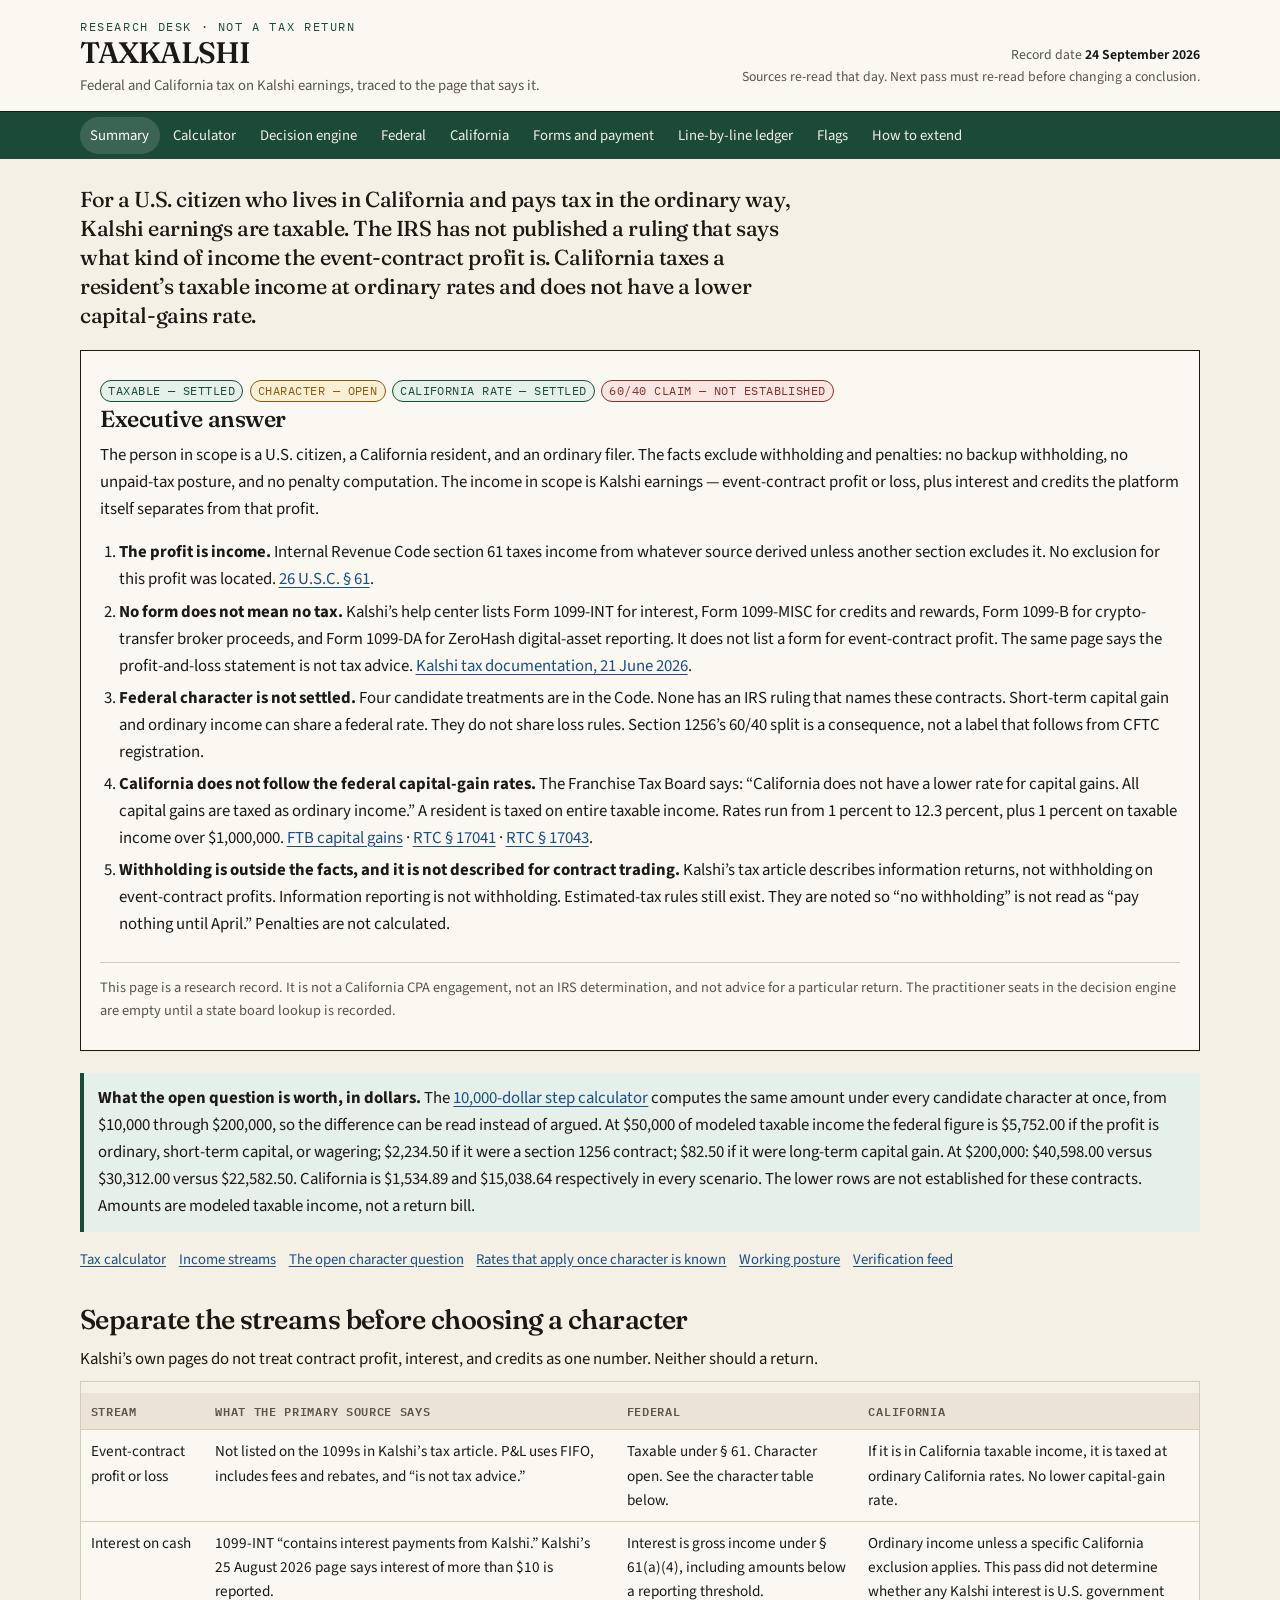
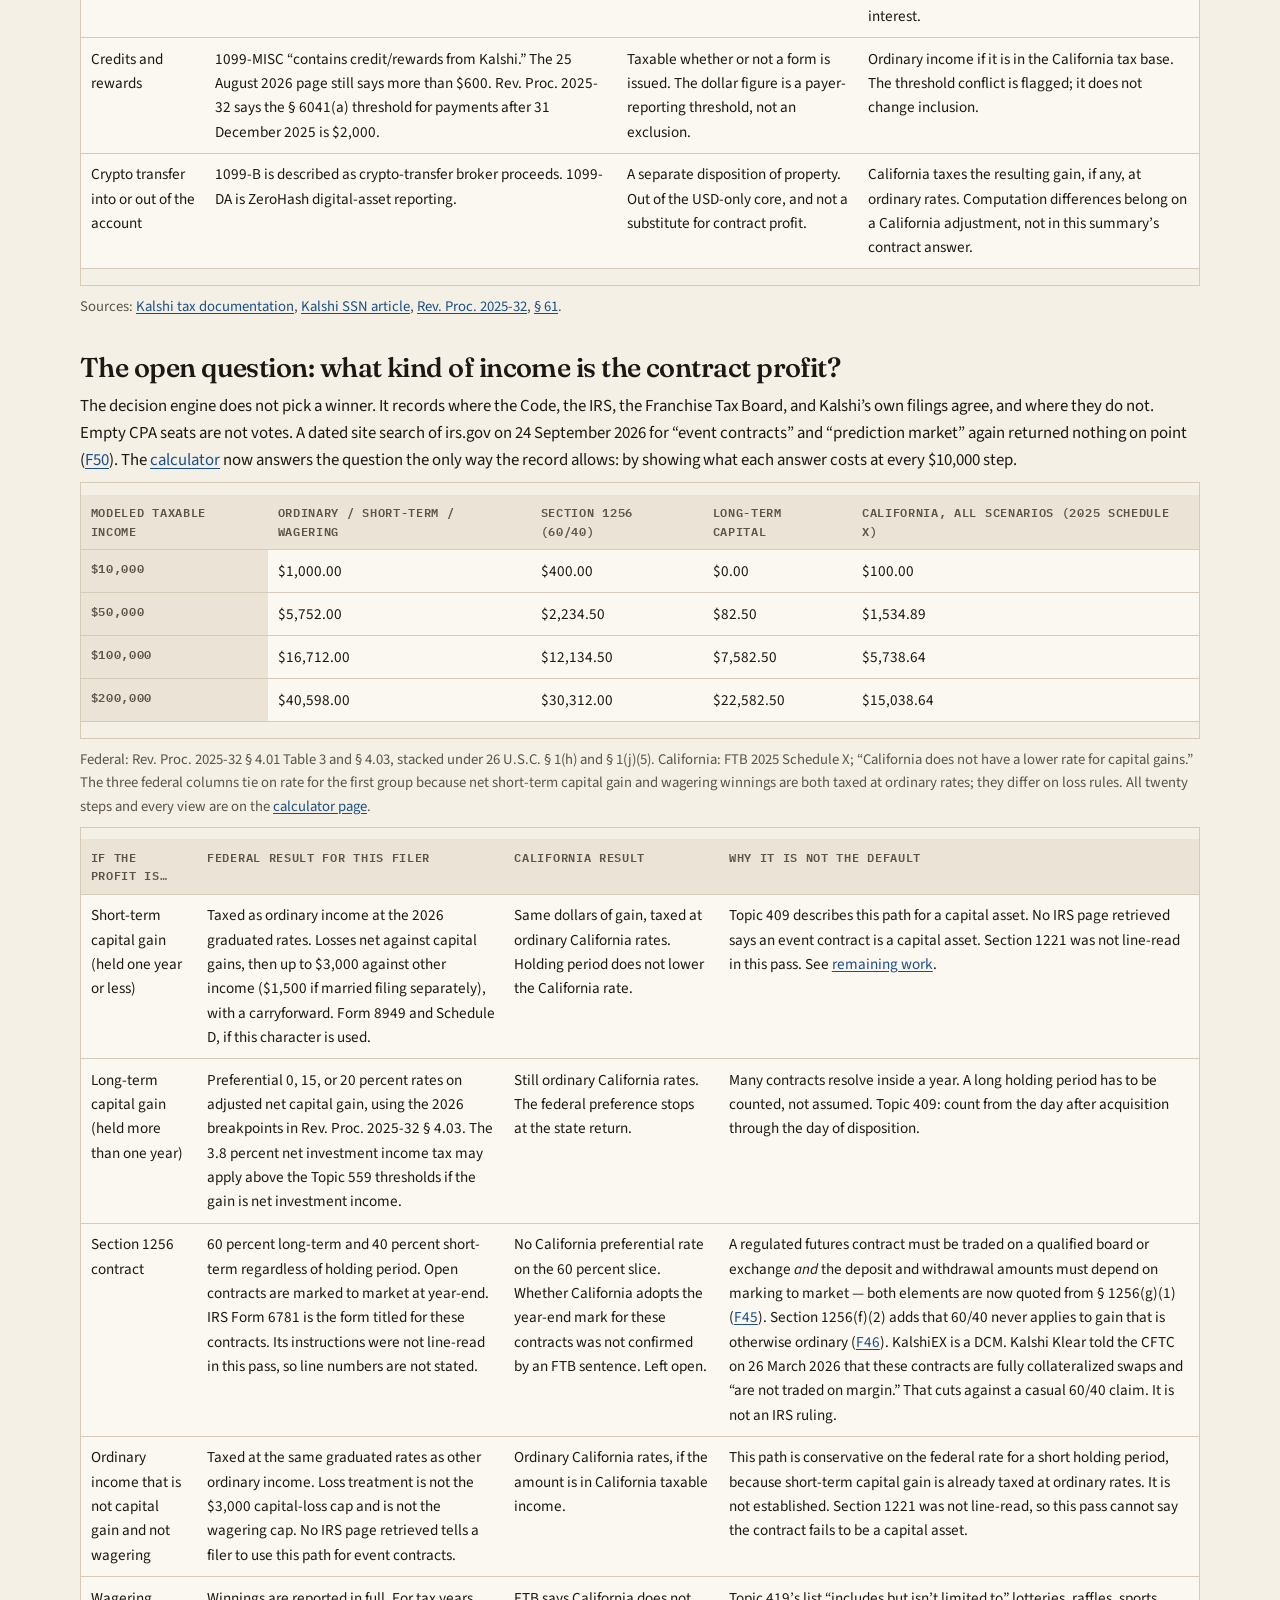
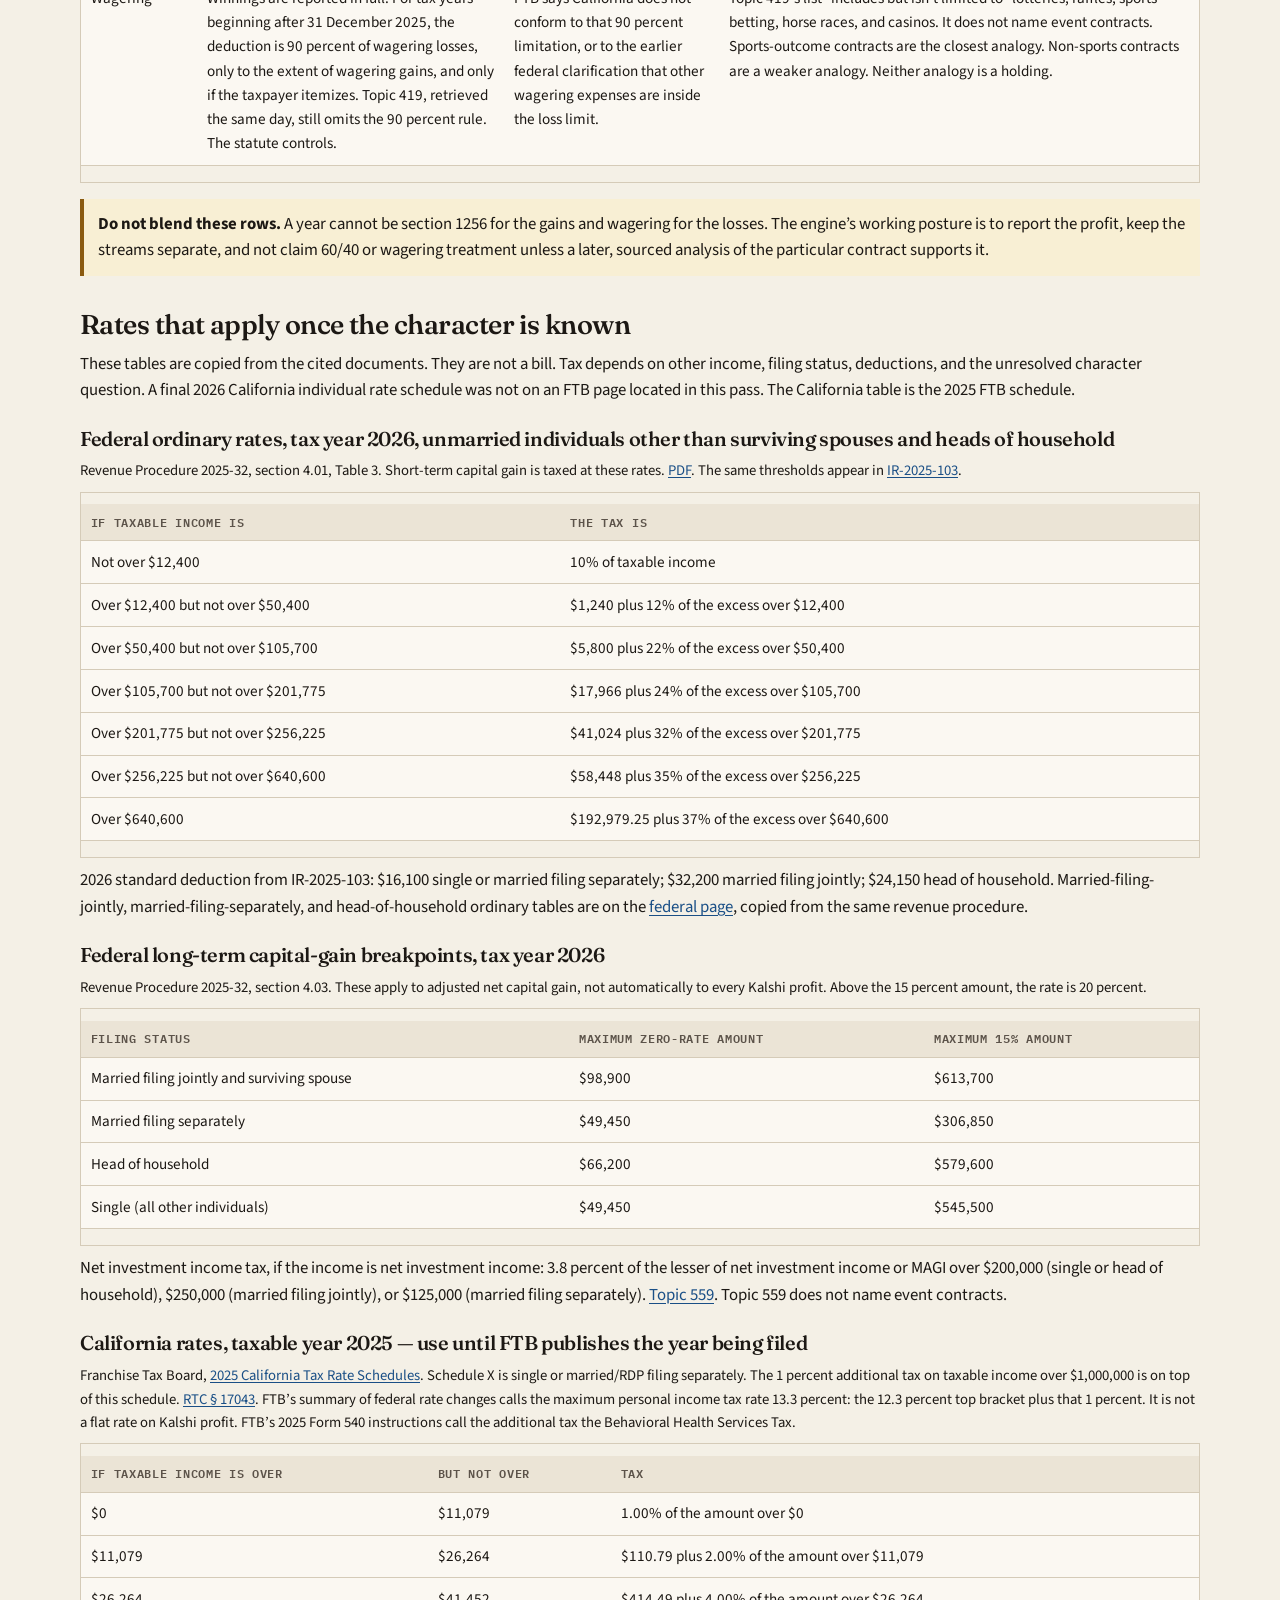
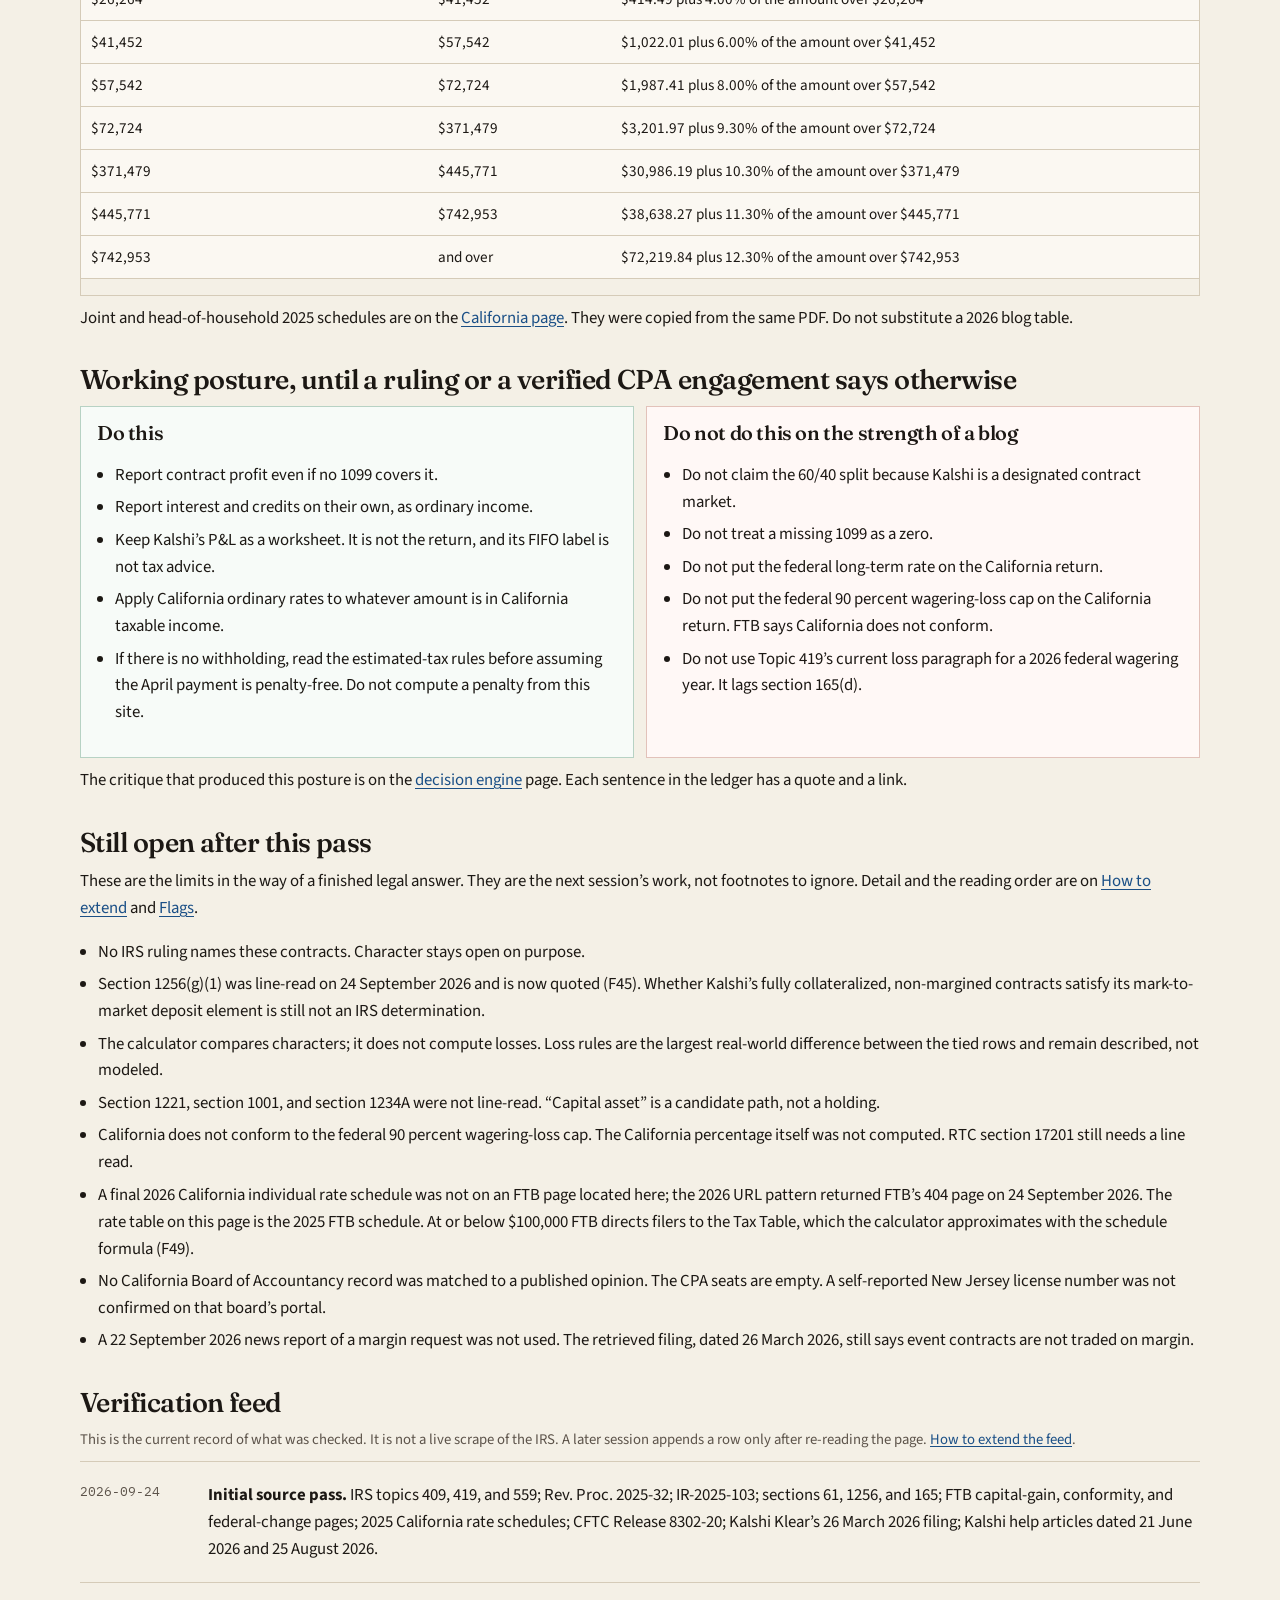
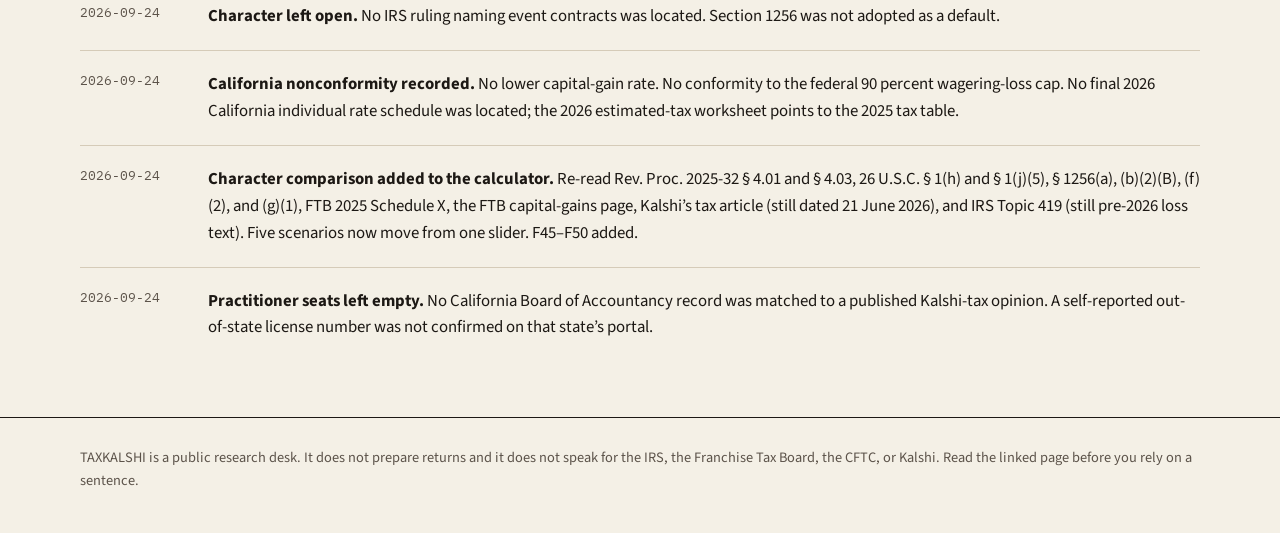
<file: index.html>
<!DOCTYPE html>
<html lang="en">
<head>
  <meta charset="utf-8">
  <meta name="viewport" content="width=device-width, initial-scale=1">
  <title>TAXKALSHI — How Kalshi earnings are taxed, federal and California</title>
  <meta name="description" content="Sourced research on how Kalshi event-contract earnings are taxed for a U.S. citizen who is a California resident and is not in a withholding or penalty posture. Official links. Open questions left open.">
  <link rel="icon" href="assets/favicon.svg" type="image/svg+xml">
  <link rel="preconnect" href="https://fonts.googleapis.com">
  <link rel="preconnect" href="https://fonts.gstatic.com" crossorigin>
  <link href="https://fonts.googleapis.com/css2?family=Fraunces:opsz,wght@9..144,460;9..144,560&family=IBM+Plex+Mono:wght@400;600&family=Source+Sans+3:wght@400;600;700&display=swap" rel="stylesheet">
  <link rel="stylesheet" href="assets/site.css">
</head>
<body data-page="summary">
  <a class="skip" href="#main">Skip to content</a>
  <header class="mast">
    <div class="mast-inner">
      <a class="brand" href="index.html">
        <p class="brand-kicker">Research desk · not a tax return</p>
        <p class="brand-title">TAXKALSHI</p>
        <small>Federal and California tax on Kalshi earnings, traced to the page that says it.</small>
      </a>
      <p class="record">Record date <strong>24 September 2026</strong><br>Sources re-read that day. Next pass must re-read before changing a conclusion.</p>
    </div>
  </header>
  <nav class="nav" aria-label="Primary">
    <div class="nav-inner">
      <a href="index.html" data-page="summary">Summary</a>
      <a href="calculator.html" data-page="calculator">Calculator</a>
      <a href="engine.html" data-page="engine">Decision engine</a>
      <a href="federal.html" data-page="federal">Federal</a>
      <a href="california.html" data-page="california">California</a>
      <a href="reporting.html" data-page="reporting">Forms and payment</a>
      <a href="ledger.html" data-page="ledger">Line-by-line ledger</a>
      <a href="flags.html" data-page="flags">Flags</a>
      <a href="method.html" data-page="method">How to extend</a>
    </div>
  </nav>
  <main id="main" class="wrap">
    <p class="lede">For a U.S. citizen who lives in California and pays tax in the ordinary way, Kalshi earnings are taxable. The IRS has not published a ruling that says what kind of income the event-contract profit is. California taxes a resident’s taxable income at ordinary rates and does not have a lower capital-gains rate.</p>

    <section class="answer" aria-labelledby="answer-title">
      <p class="chips">
        <span class="chip chip-settled">Taxable — settled</span>
        <span class="chip chip-open">Character — open</span>
        <span class="chip chip-settled">California rate — settled</span>
        <span class="chip chip-flag">60/40 claim — not established</span>
      </p>
      <h2 id="answer-title">Executive answer</h2>
      <p>The person in scope is a U.S. citizen, a California resident, and an ordinary filer. The facts exclude withholding and penalties: no backup withholding, no unpaid-tax posture, and no penalty computation. The income in scope is Kalshi earnings — event-contract profit or loss, plus interest and credits the platform itself separates from that profit.</p>
      <ol class="steps">
        <li><strong>The profit is income.</strong> Internal Revenue Code section 61 taxes income from whatever source derived unless another section excludes it. No exclusion for this profit was located. <a href="https://www.law.cornell.edu/uscode/text/26/61">26 U.S.C. § 61</a>.</li>
        <li><strong>No form does not mean no tax.</strong> Kalshi’s help center lists Form 1099-INT for interest, Form 1099-MISC for credits and rewards, Form 1099-B for crypto-transfer broker proceeds, and Form 1099-DA for ZeroHash digital-asset reporting. It does not list a form for event-contract profit. The same page says the profit-and-loss statement is not tax advice. <a href="https://help.kalshi.com/en/articles/13823849-what-tax-documentation-does-kalshi-provide">Kalshi tax documentation, 21 June 2026</a>.</li>
        <li><strong>Federal character is not settled.</strong> Four candidate treatments are in the Code. None has an IRS ruling that names these contracts. Short-term capital gain and ordinary income can share a federal rate. They do not share loss rules. Section 1256’s 60/40 split is a consequence, not a label that follows from CFTC registration.</li>
        <li><strong>California does not follow the federal capital-gain rates.</strong> The Franchise Tax Board says: “California does not have a lower rate for capital gains. All capital gains are taxed as ordinary income.” A resident is taxed on entire taxable income. Rates run from 1 percent to 12.3 percent, plus 1 percent on taxable income over $1,000,000. <a href="https://www.ftb.ca.gov/file/personal/income-types/capital-gains-and-losses.html">FTB capital gains</a> · <a href="https://leginfo.legislature.ca.gov/faces/codes_displaySection.xhtml?lawCode=RTC&amp;sectionNum=17041">RTC § 17041</a> · <a href="https://leginfo.legislature.ca.gov/faces/codes_displaySection.xhtml?lawCode=RTC&amp;sectionNum=17043">RTC § 17043</a>.</li>
        <li><strong>Withholding is outside the facts, and it is not described for contract trading.</strong> Kalshi’s tax article describes information returns, not withholding on event-contract profits. Information reporting is not withholding. Estimated-tax rules still exist. They are noted so “no withholding” is not read as “pay nothing until April.” Penalties are not calculated.</li>
      </ol>
      <p class="disclaimer">This page is a research record. It is not a California CPA engagement, not an IRS determination, and not advice for a particular return. The practitioner seats in the decision engine are empty until a state board lookup is recorded.</p>
    </section>

    <div class="callout callout-green">
      <strong>What the open question is worth, in dollars.</strong> The <a href="calculator.html">10,000-dollar step calculator</a> computes the same amount under every candidate character at once, from $10,000 through $200,000, so the difference can be read instead of argued. At $50,000 of modeled taxable income the federal figure is $5,752.00 if the profit is ordinary, short-term capital, or wagering; $2,234.50 if it were a section 1256 contract; $82.50 if it were long-term capital gain. At $200,000: $40,598.00 versus $30,312.00 versus $22,582.50. California is $1,534.89 and $15,038.64 respectively in every scenario. The lower rows are not established for these contracts. Amounts are modeled taxable income, not a return bill.
    </div>

    <nav class="toc" aria-label="On this page">
      <a href="calculator.html">Tax calculator</a>
      <a href="#streams">Income streams</a>
      <a href="#character">The open character question</a>
      <a href="#rates">Rates that apply once character is known</a>
      <a href="#posture">Working posture</a>
      <a href="#feed">Verification feed</a>
    </nav>

    <h2 id="streams">Separate the streams before choosing a character</h2>
    <p>Kalshi’s own pages do not treat contract profit, interest, and credits as one number. Neither should a return.</p>
    <div class="table-wrap">
      <table>
        <thead>
          <tr>
            <th>Stream</th>
            <th>What the primary source says</th>
            <th>Federal</th>
            <th>California</th>
          </tr>
        </thead>
        <tbody>
          <tr>
            <td>Event-contract profit or loss</td>
            <td>Not listed on the 1099s in Kalshi’s tax article. P&amp;L uses FIFO, includes fees and rebates, and “is not tax advice.”</td>
            <td>Taxable under § 61. Character open. See the character table below.</td>
            <td>If it is in California taxable income, it is taxed at ordinary California rates. No lower capital-gain rate.</td>
          </tr>
          <tr>
            <td>Interest on cash</td>
            <td>1099-INT “contains interest payments from Kalshi.” Kalshi’s 25 August 2026 page says interest of more than $10 is reported.</td>
            <td>Interest is gross income under § 61(a)(4), including amounts below a reporting threshold.</td>
            <td>Ordinary income unless a specific California exclusion applies. This pass did not determine whether any Kalshi interest is U.S. government interest.</td>
          </tr>
          <tr>
            <td>Credits and rewards</td>
            <td>1099-MISC “contains credit/rewards from Kalshi.” The 25 August 2026 page still says more than $600. Rev. Proc. 2025-32 says the § 6041(a) threshold for payments after 31 December 2025 is $2,000.</td>
            <td>Taxable whether or not a form is issued. The dollar figure is a payer-reporting threshold, not an exclusion.</td>
            <td>Ordinary income if it is in the California tax base. The threshold conflict is flagged; it does not change inclusion.</td>
          </tr>
          <tr>
            <td>Crypto transfer into or out of the account</td>
            <td>1099-B is described as crypto-transfer broker proceeds. 1099-DA is ZeroHash digital-asset reporting.</td>
            <td>A separate disposition of property. Out of the USD-only core, and not a substitute for contract profit.</td>
            <td>California taxes the resulting gain, if any, at ordinary rates. Computation differences belong on a California adjustment, not in this summary’s contract answer.</td>
          </tr>
        </tbody>
      </table>
    </div>
    <p class="small muted">Sources: <a href="https://help.kalshi.com/en/articles/13823849-what-tax-documentation-does-kalshi-provide">Kalshi tax documentation</a>, <a href="https://help.kalshi.com/en/articles/16083491-how-to-add-your-social-security-number">Kalshi SSN article</a>, <a href="https://www.irs.gov/pub/irs-drop/rp-25-32.pdf">Rev. Proc. 2025-32</a>, <a href="https://www.law.cornell.edu/uscode/text/26/61">§ 61</a>.</p>

    <h2 id="character">The open question: what kind of income is the contract profit?</h2>
    <p>The decision engine does not pick a winner. It records where the Code, the IRS, the Franchise Tax Board, and Kalshi’s own filings agree, and where they do not. Empty CPA seats are not votes. A dated site search of irs.gov on 24 September 2026 for “event contracts” and “prediction market” again returned nothing on point (<a href="ledger.html#F50">F50</a>). The <a href="calculator.html">calculator</a> now answers the question the only way the record allows: by showing what each answer costs at every $10,000 step.</p>
    <div class="table-wrap">
      <table>
        <caption class="sr-only">Modeled federal tax at three amounts under each candidate character, tax year 2026, single</caption>
        <thead><tr><th scope="col">Modeled taxable income</th><th scope="col">Ordinary / short-term / wagering</th><th scope="col">Section 1256 (60/40)</th><th scope="col">Long-term capital</th><th scope="col">California, all scenarios (2025 Schedule X)</th></tr></thead>
        <tbody>
          <tr><th scope="row">$10,000</th><td>$1,000.00</td><td>$400.00</td><td>$0.00</td><td>$100.00</td></tr>
          <tr><th scope="row">$50,000</th><td>$5,752.00</td><td>$2,234.50</td><td>$82.50</td><td>$1,534.89</td></tr>
          <tr><th scope="row">$100,000</th><td>$16,712.00</td><td>$12,134.50</td><td>$7,582.50</td><td>$5,738.64</td></tr>
          <tr><th scope="row">$200,000</th><td>$40,598.00</td><td>$30,312.00</td><td>$22,582.50</td><td>$15,038.64</td></tr>
        </tbody>
      </table>
    </div>
    <p class="small muted">Federal: Rev. Proc. 2025-32 § 4.01 Table 3 and § 4.03, stacked under 26 U.S.C. § 1(h) and § 1(j)(5). California: FTB 2025 Schedule X; “California does not have a lower rate for capital gains.” The three federal columns tie on rate for the first group because net short-term capital gain and wagering winnings are both taxed at ordinary rates; they differ on loss rules. All twenty steps and every view are on the <a href="calculator.html">calculator page</a>.</p>
    <div class="table-wrap">
      <table>
        <thead>
          <tr>
            <th>If the profit is…</th>
            <th>Federal result for this filer</th>
            <th>California result</th>
            <th>Why it is not the default</th>
          </tr>
        </thead>
        <tbody>
          <tr>
            <td>Short-term capital gain (held one year or less)</td>
            <td>Taxed as ordinary income at the 2026 graduated rates. Losses net against capital gains, then up to $3,000 against other income ($1,500 if married filing separately), with a carryforward. Form 8949 and Schedule D, if this character is used.</td>
            <td>Same dollars of gain, taxed at ordinary California rates. Holding period does not lower the California rate.</td>
            <td>Topic 409 describes this path for a capital asset. No IRS page retrieved says an event contract is a capital asset. Section 1221 was not line-read in this pass. See <a href="method.html">remaining work</a>.</td>
          </tr>
          <tr>
            <td>Long-term capital gain (held more than one year)</td>
            <td>Preferential 0, 15, or 20 percent rates on adjusted net capital gain, using the 2026 breakpoints in Rev. Proc. 2025-32 § 4.03. The 3.8 percent net investment income tax may apply above the Topic 559 thresholds if the gain is net investment income.</td>
            <td>Still ordinary California rates. The federal preference stops at the state return.</td>
            <td>Many contracts resolve inside a year. A long holding period has to be counted, not assumed. Topic 409: count from the day after acquisition through the day of disposition.</td>
          </tr>
          <tr>
            <td>Section 1256 contract</td>
            <td>60 percent long-term and 40 percent short-term regardless of holding period. Open contracts are marked to market at year-end. IRS Form 6781 is the form titled for these contracts. Its instructions were not line-read in this pass, so line numbers are not stated.</td>
            <td>No California preferential rate on the 60 percent slice. Whether California adopts the year-end mark for these contracts was not confirmed by an FTB sentence. Left open.</td>
            <td>A regulated futures contract must be traded on a qualified board or exchange <em>and</em> the deposit and withdrawal amounts must depend on marking to market — both elements are now quoted from § 1256(g)(1) (<a href="ledger.html#F45">F45</a>). Section 1256(f)(2) adds that 60/40 never applies to gain that is otherwise ordinary (<a href="ledger.html#F46">F46</a>). KalshiEX is a DCM. Kalshi Klear told the CFTC on 26 March 2026 that these contracts are fully collateralized swaps and “are not traded on margin.” That cuts against a casual 60/40 claim. It is not an IRS ruling.</td>
          </tr>
          <tr>
            <td>Ordinary income that is not capital gain and not wagering</td>
            <td>Taxed at the same graduated rates as other ordinary income. Loss treatment is not the $3,000 capital-loss cap and is not the wagering cap. No IRS page retrieved tells a filer to use this path for event contracts.</td>
            <td>Ordinary California rates, if the amount is in California taxable income.</td>
            <td>This path is conservative on the federal rate for a short holding period, because short-term capital gain is already taxed at ordinary rates. It is not established. Section 1221 was not line-read, so this pass cannot say the contract fails to be a capital asset.</td>
          </tr>
          <tr>
            <td>Wagering</td>
            <td>Winnings are reported in full. For tax years beginning after 31 December 2025, the deduction is 90 percent of wagering losses, only to the extent of wagering gains, and only if the taxpayer itemizes. Topic 419, retrieved the same day, still omits the 90 percent rule. The statute controls.</td>
            <td>FTB says California does not conform to that 90 percent limitation, or to the earlier federal clarification that other wagering expenses are inside the loss limit.</td>
            <td>Topic 419’s list “includes but isn’t limited to” lotteries, raffles, sports betting, horse races, and casinos. It does not name event contracts. Sports-outcome contracts are the closest analogy. Non-sports contracts are a weaker analogy. Neither analogy is a holding.</td>
          </tr>
        </tbody>
      </table>
    </div>
    <div class="callout">
      <strong>Do not blend these rows.</strong> A year cannot be section 1256 for the gains and wagering for the losses. The engine’s working posture is to report the profit, keep the streams separate, and not claim 60/40 or wagering treatment unless a later, sourced analysis of the particular contract supports it.
    </div>

    <h2 id="rates">Rates that apply once the character is known</h2>
    <p>These tables are copied from the cited documents. They are not a bill. Tax depends on other income, filing status, deductions, and the unresolved character question. A final 2026 California individual rate schedule was not on an FTB page located in this pass. The California table is the 2025 FTB schedule.</p>

    <h3>Federal ordinary rates, tax year 2026, unmarried individuals other than surviving spouses and heads of household</h3>
    <p class="small">Revenue Procedure 2025-32, section 4.01, Table 3. Short-term capital gain is taxed at these rates. <a href="https://www.irs.gov/pub/irs-drop/rp-25-32.pdf">PDF</a>. The same thresholds appear in <a href="https://www.irs.gov/newsroom/irs-releases-tax-inflation-adjustments-for-tax-year-2026-including-amendments-from-the-one-big-beautiful-bill">IR-2025-103</a>.</p>
    <div class="table-wrap">
      <table>
        <thead><tr><th>If taxable income is</th><th>The tax is</th></tr></thead>
        <tbody>
          <tr><td>Not over $12,400</td><td>10% of taxable income</td></tr>
          <tr><td>Over $12,400 but not over $50,400</td><td>$1,240 plus 12% of the excess over $12,400</td></tr>
          <tr><td>Over $50,400 but not over $105,700</td><td>$5,800 plus 22% of the excess over $50,400</td></tr>
          <tr><td>Over $105,700 but not over $201,775</td><td>$17,966 plus 24% of the excess over $105,700</td></tr>
          <tr><td>Over $201,775 but not over $256,225</td><td>$41,024 plus 32% of the excess over $201,775</td></tr>
          <tr><td>Over $256,225 but not over $640,600</td><td>$58,448 plus 35% of the excess over $256,225</td></tr>
          <tr><td>Over $640,600</td><td>$192,979.25 plus 37% of the excess over $640,600</td></tr>
        </tbody>
      </table>
    </div>
    <p>2026 standard deduction from IR-2025-103: $16,100 single or married filing separately; $32,200 married filing jointly; $24,150 head of household. Married-filing-jointly, married-filing-separately, and head-of-household ordinary tables are on the <a href="federal.html">federal page</a>, copied from the same revenue procedure.</p>

    <h3>Federal long-term capital-gain breakpoints, tax year 2026</h3>
    <p class="small">Revenue Procedure 2025-32, section 4.03. These apply to adjusted net capital gain, not automatically to every Kalshi profit. Above the 15 percent amount, the rate is 20 percent.</p>
    <div class="table-wrap">
      <table>
        <thead><tr><th>Filing status</th><th>Maximum zero-rate amount</th><th>Maximum 15% amount</th></tr></thead>
        <tbody>
          <tr><td>Married filing jointly and surviving spouse</td><td>$98,900</td><td>$613,700</td></tr>
          <tr><td>Married filing separately</td><td>$49,450</td><td>$306,850</td></tr>
          <tr><td>Head of household</td><td>$66,200</td><td>$579,600</td></tr>
          <tr><td>Single (all other individuals)</td><td>$49,450</td><td>$545,500</td></tr>
        </tbody>
      </table>
    </div>
    <p>Net investment income tax, if the income is net investment income: 3.8 percent of the lesser of net investment income or MAGI over $200,000 (single or head of household), $250,000 (married filing jointly), or $125,000 (married filing separately). <a href="https://www.irs.gov/taxtopics/tc559">Topic 559</a>. Topic 559 does not name event contracts.</p>

    <h3>California rates, taxable year 2025 — use until FTB publishes the year being filed</h3>
    <p class="small">Franchise Tax Board, <a href="https://www.ftb.ca.gov/forms/2025/2025-540-tax-rate-schedules.pdf">2025 California Tax Rate Schedules</a>. Schedule X is single or married/RDP filing separately. The 1 percent additional tax on taxable income over $1,000,000 is on top of this schedule. <a href="https://leginfo.legislature.ca.gov/faces/codes_displaySection.xhtml?lawCode=RTC&amp;sectionNum=17043">RTC § 17043</a>. FTB’s summary of federal rate changes calls the maximum personal income tax rate 13.3 percent: the 12.3 percent top bracket plus that 1 percent. It is not a flat rate on Kalshi profit. FTB’s 2025 Form 540 instructions call the additional tax the Behavioral Health Services Tax.</p>
    <div class="table-wrap">
      <table>
        <thead><tr><th>If taxable income is over</th><th>But not over</th><th>Tax</th></tr></thead>
        <tbody>
          <tr><td>$0</td><td>$11,079</td><td>1.00% of the amount over $0</td></tr>
          <tr><td>$11,079</td><td>$26,264</td><td>$110.79 plus 2.00% of the amount over $11,079</td></tr>
          <tr><td>$26,264</td><td>$41,452</td><td>$414.49 plus 4.00% of the amount over $26,264</td></tr>
          <tr><td>$41,452</td><td>$57,542</td><td>$1,022.01 plus 6.00% of the amount over $41,452</td></tr>
          <tr><td>$57,542</td><td>$72,724</td><td>$1,987.41 plus 8.00% of the amount over $57,542</td></tr>
          <tr><td>$72,724</td><td>$371,479</td><td>$3,201.97 plus 9.30% of the amount over $72,724</td></tr>
          <tr><td>$371,479</td><td>$445,771</td><td>$30,986.19 plus 10.30% of the amount over $371,479</td></tr>
          <tr><td>$445,771</td><td>$742,953</td><td>$38,638.27 plus 11.30% of the amount over $445,771</td></tr>
          <tr><td>$742,953</td><td>and over</td><td>$72,219.84 plus 12.30% of the amount over $742,953</td></tr>
        </tbody>
      </table>
    </div>
    <p>Joint and head-of-household 2025 schedules are on the <a href="california.html">California page</a>. They were copied from the same PDF. Do not substitute a 2026 blog table.</p>

    <h2 id="posture">Working posture, until a ruling or a verified CPA engagement says otherwise</h2>
    <div class="grid-2">
      <article class="card card-settled">
        <h3>Do this</h3>
        <ul class="clean">
          <li>Report contract profit even if no 1099 covers it.</li>
          <li>Report interest and credits on their own, as ordinary income.</li>
          <li>Keep Kalshi’s P&amp;L as a worksheet. It is not the return, and its FIFO label is not tax advice.</li>
          <li>Apply California ordinary rates to whatever amount is in California taxable income.</li>
          <li>If there is no withholding, read the estimated-tax rules before assuming the April payment is penalty-free. Do not compute a penalty from this site.</li>
        </ul>
      </article>
      <article class="card card-flag">
        <h3>Do not do this on the strength of a blog</h3>
        <ul class="clean">
          <li>Do not claim the 60/40 split because Kalshi is a designated contract market.</li>
          <li>Do not treat a missing 1099 as a zero.</li>
          <li>Do not put the federal long-term rate on the California return.</li>
          <li>Do not put the federal 90 percent wagering-loss cap on the California return. FTB says California does not conform.</li>
          <li>Do not use Topic 419’s current loss paragraph for a 2026 federal wagering year. It lags section 165(d).</li>
        </ul>
      </article>
    </div>
    <p>The critique that produced this posture is on the <a href="engine.html">decision engine</a> page. Each sentence in the ledger has a quote and a link.</p>

    <h2 id="still-open">Still open after this pass</h2>
<p>These are the limits in the way of a finished legal answer. They are the next session’s work, not footnotes to ignore. Detail and the reading order are on <a href="method.html">How to extend</a> and <a href="flags.html">Flags</a>.</p>
<ul class="clean">
  <li>No IRS ruling names these contracts. Character stays open on purpose.</li>
  <li>Section 1256(g)(1) was line-read on 24 September 2026 and is now quoted (F45). Whether Kalshi’s fully collateralized, non-margined contracts satisfy its mark-to-market deposit element is still not an IRS determination.</li>
  <li>The calculator compares characters; it does not compute losses. Loss rules are the largest real-world difference between the tied rows and remain described, not modeled.</li>
  <li>Section 1221, section 1001, and section 1234A were not line-read. “Capital asset” is a candidate path, not a holding.</li>
  <li>California does not conform to the federal 90 percent wagering-loss cap. The California percentage itself was not computed. RTC section 17201 still needs a line read.</li>
  <li>A final 2026 California individual rate schedule was not on an FTB page located here; the 2026 URL pattern returned FTB’s 404 page on 24 September 2026. The rate table on this page is the 2025 FTB schedule. At or below $100,000 FTB directs filers to the Tax Table, which the calculator approximates with the schedule formula (F49).</li>
  <li>No California Board of Accountancy record was matched to a published opinion. The CPA seats are empty. A self-reported New Jersey license number was not confirmed on that board’s portal.</li>
  <li>A 22 September 2026 news report of a margin request was not used. The retrieved filing, dated 26 March 2026, still says event contracts are not traded on margin.</li>
</ul>

<h2 id="feed">Verification feed</h2>
    <p class="small muted">This is the current record of what was checked. It is not a live scrape of the IRS. A later session appends a row only after re-reading the page. <a href="method.html">How to extend the feed</a>.</p>
    <div class="feed-item"><p class="feed-date">2026-09-24</p><p><strong>Initial source pass.</strong> IRS topics 409, 419, and 559; Rev. Proc. 2025-32; IR-2025-103; sections 61, 1256, and 165; FTB capital-gain, conformity, and federal-change pages; 2025 California rate schedules; CFTC Release 8302-20; Kalshi Klear’s 26 March 2026 filing; Kalshi help articles dated 21 June 2026 and 25 August 2026.</p></div>
    <div class="feed-item"><p class="feed-date">2026-09-24</p><p><strong>Character left open.</strong> No IRS ruling naming event contracts was located. Section 1256 was not adopted as a default.</p></div>
    <div class="feed-item"><p class="feed-date">2026-09-24</p><p><strong>California nonconformity recorded.</strong> No lower capital-gain rate. No conformity to the federal 90 percent wagering-loss cap. No final 2026 California individual rate schedule was located; the 2026 estimated-tax worksheet points to the 2025 tax table.</p></div>
    <div class="feed-item"><p class="feed-date">2026-09-24</p><p><strong>Character comparison added to the calculator.</strong> Re-read Rev. Proc. 2025-32 § 4.01 and § 4.03, 26 U.S.C. § 1(h) and § 1(j)(5), § 1256(a), (b)(2)(B), (f)(2), and (g)(1), FTB 2025 Schedule X, the FTB capital-gains page, Kalshi’s tax article (still dated 21 June 2026), and IRS Topic 419 (still pre-2026 loss text). Five scenarios now move from one slider. F45–F50 added.</p></div>
    <div class="feed-item"><p class="feed-date">2026-09-24</p><p><strong>Practitioner seats left empty.</strong> No California Board of Accountancy record was matched to a published Kalshi-tax opinion. A self-reported out-of-state license number was not confirmed on that state’s portal.</p></div>
  </main>
  <footer class="site">
    <div class="footer-inner">
      <p>TAXKALSHI is a public research desk. It does not prepare returns and it does not speak for the IRS, the Franchise Tax Board, the CFTC, or Kalshi. Read the linked page before you rely on a sentence.</p>
    </div>
  </footer>
  <script src="assets/site.js"></script>
</body>
</html>
</file>
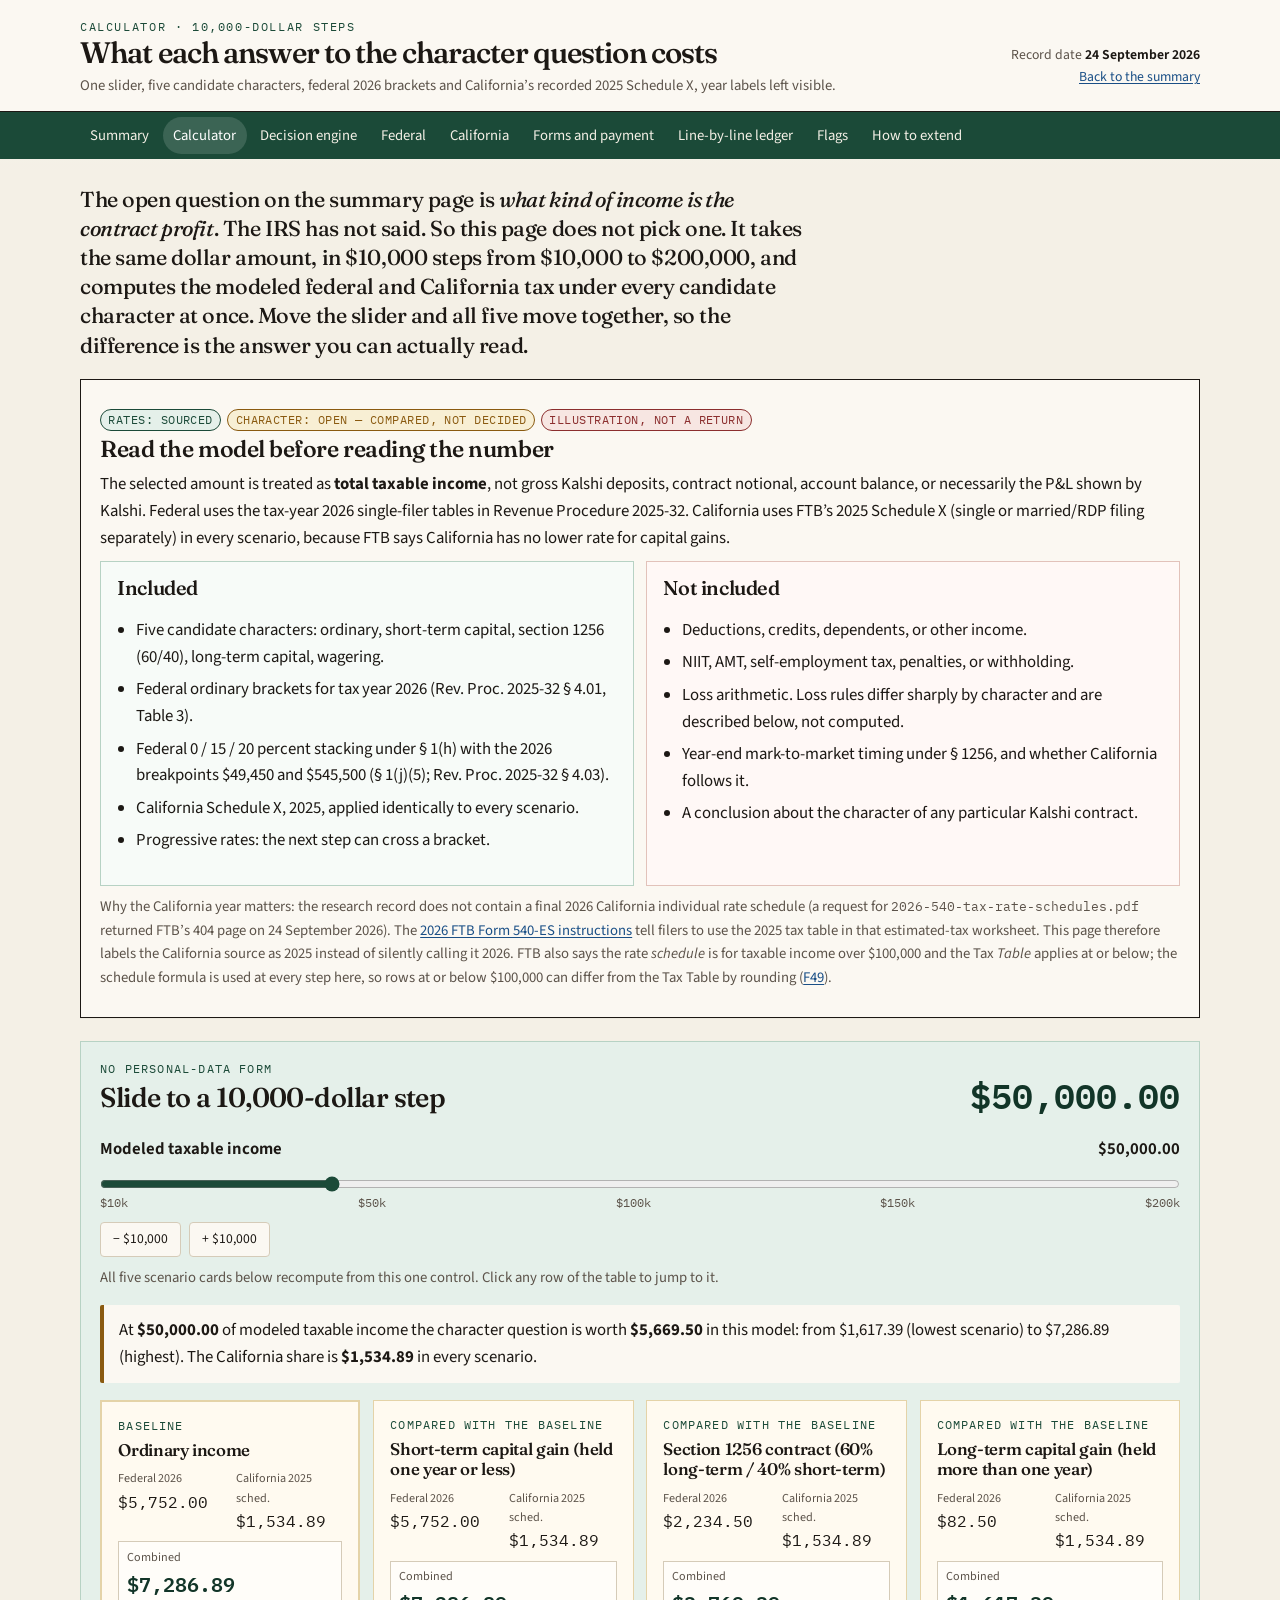
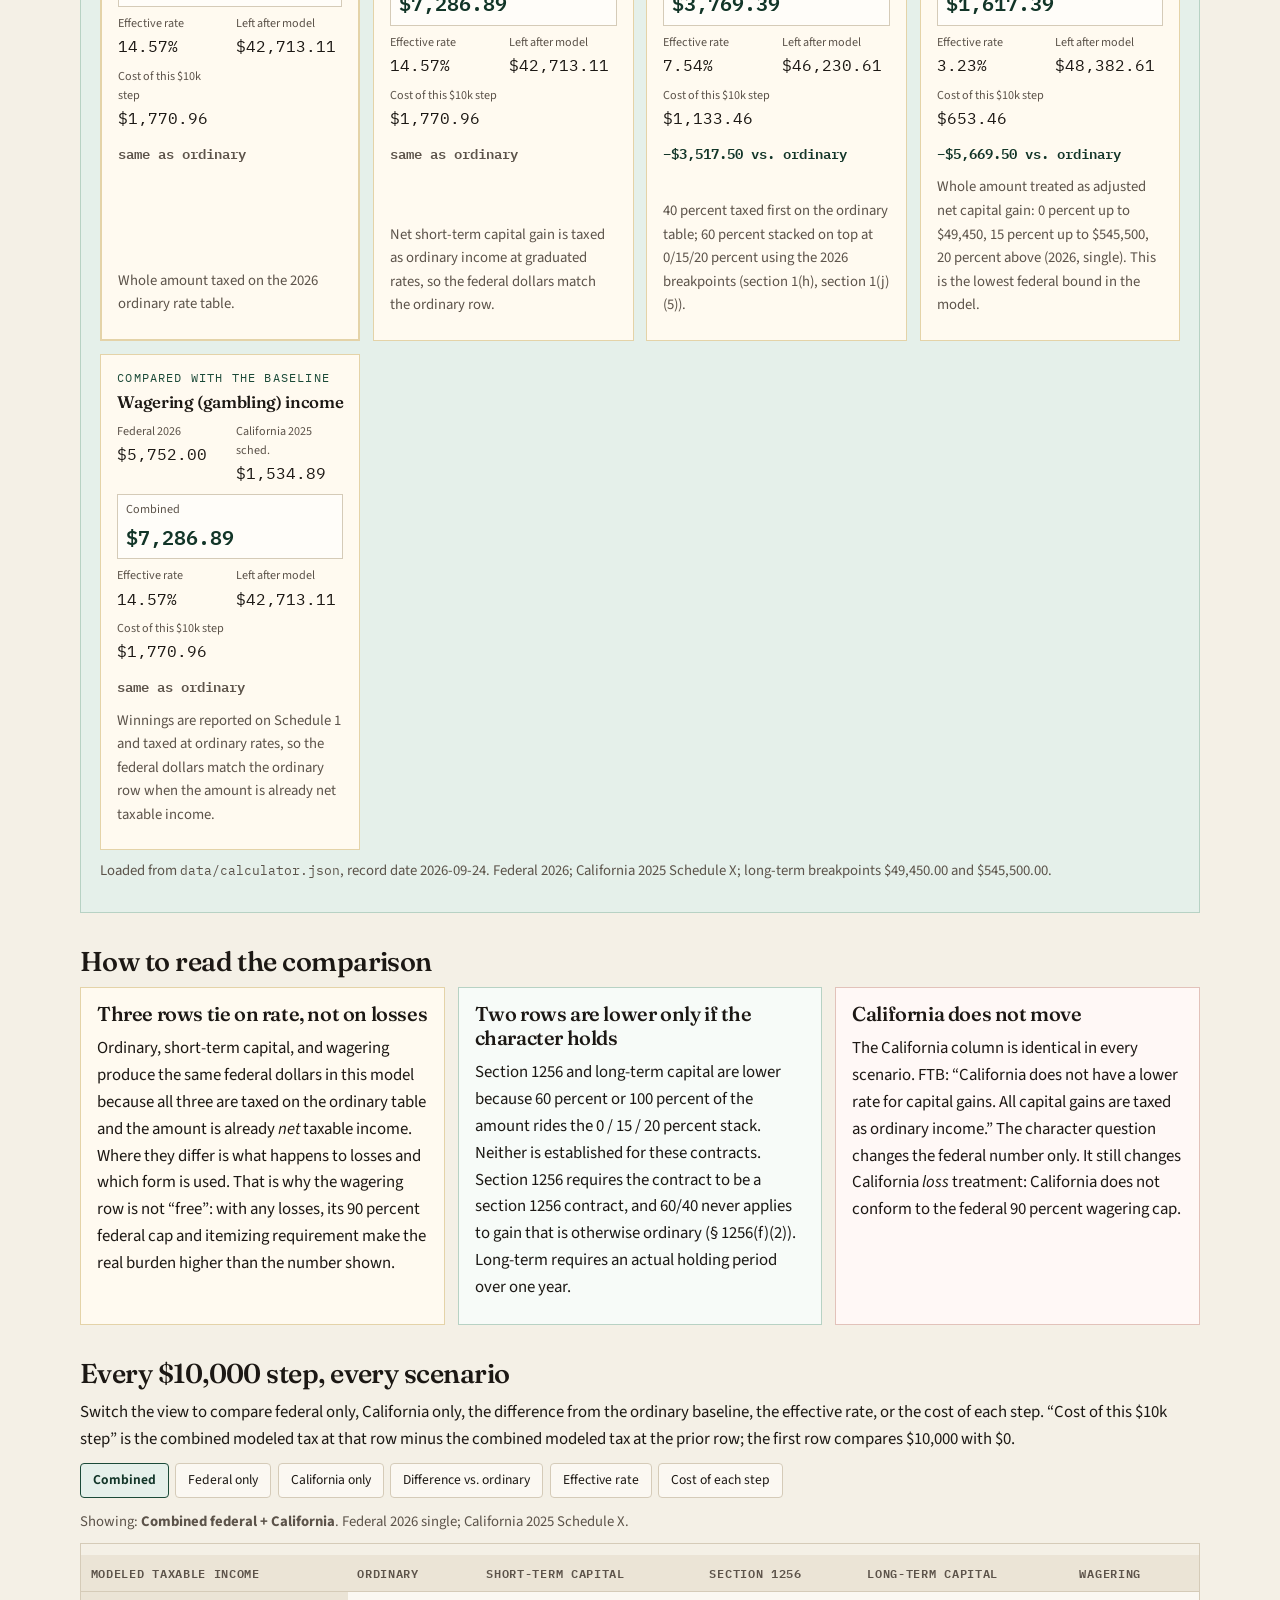
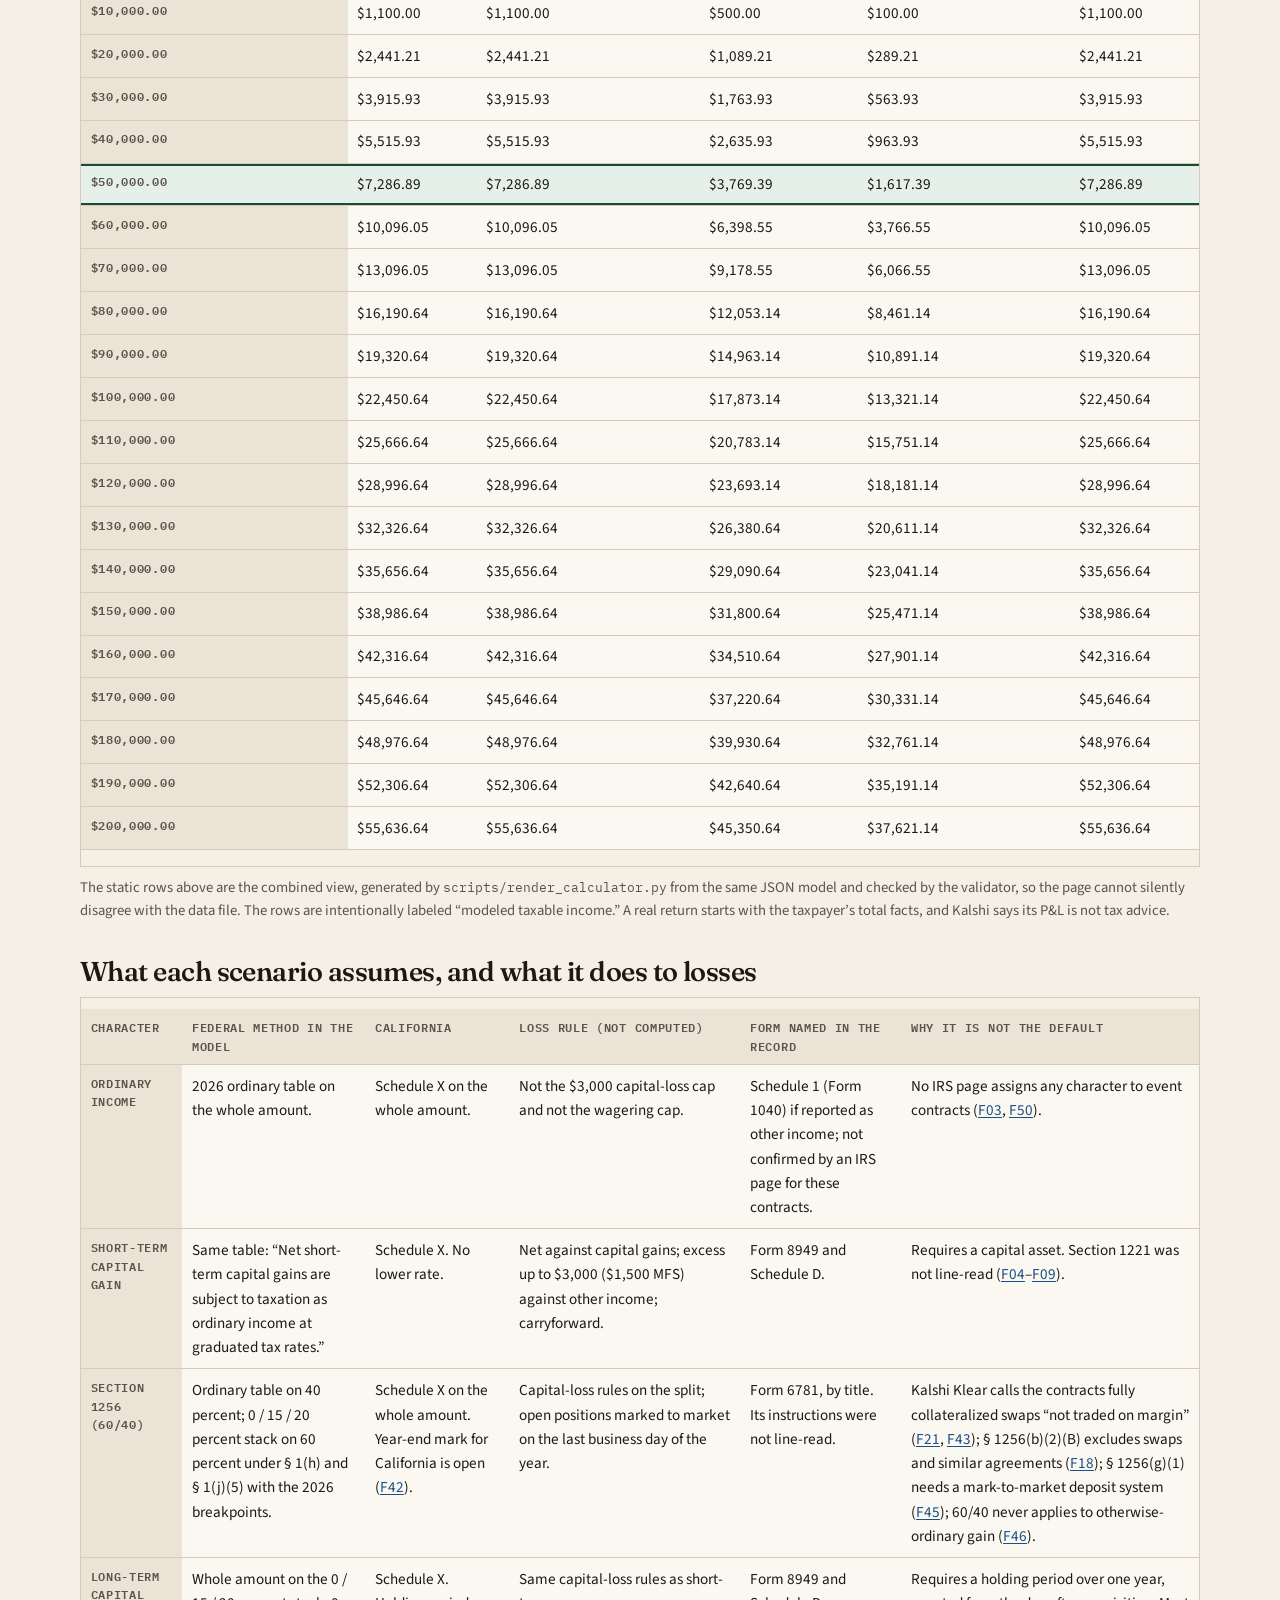
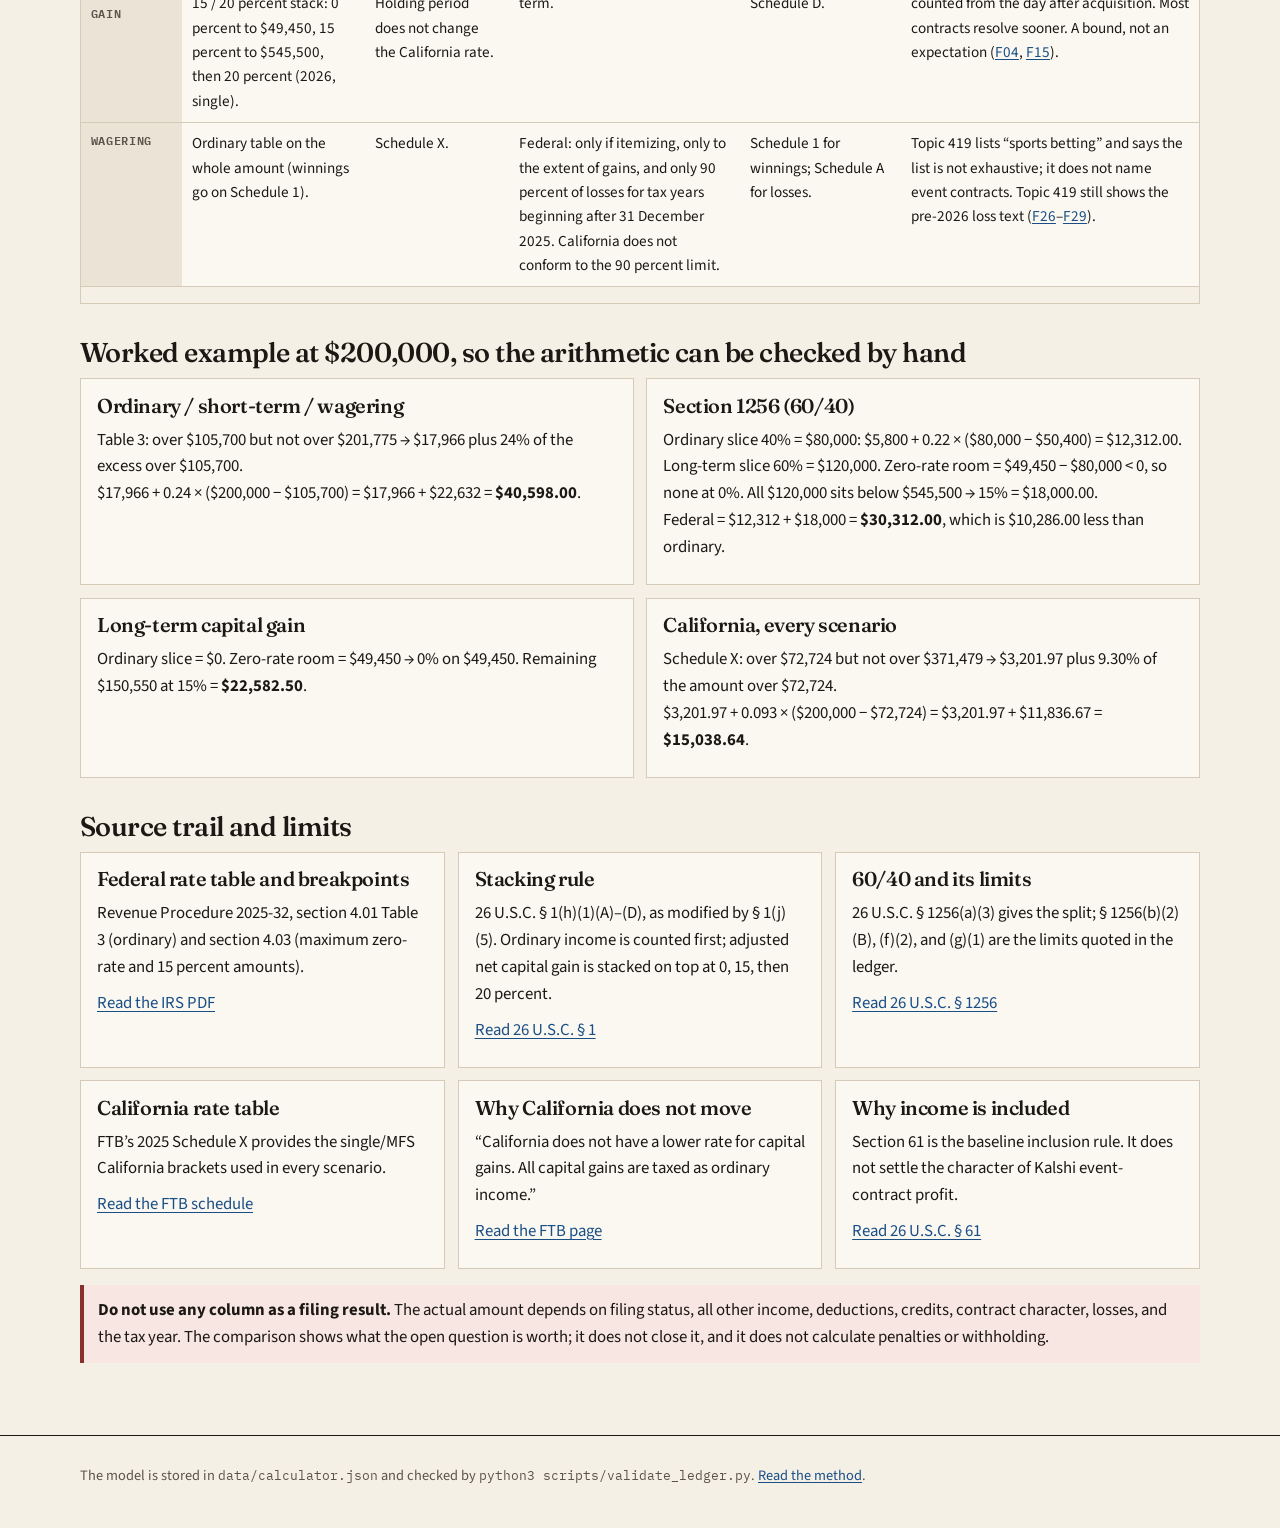
<file: calculator.html>
<!DOCTYPE html>
<html lang="en">
<head>
  <meta charset="utf-8">
  <meta name="viewport" content="width=device-width, initial-scale=1">
  <title>Tax cost calculator — TAXKALSHI</title>
  <meta name="description" content="A transparent 10,000-dollar step model of federal and California tax from 10,000 through 200,000 dollars, computed side by side under every candidate tax character of Kalshi event-contract profit, sourced to IRS, the Internal Revenue Code, and California FTB rate tables.">
  <link rel="icon" href="assets/favicon.svg" type="image/svg+xml">
  <link rel="preconnect" href="https://fonts.googleapis.com">
  <link rel="preconnect" href="https://fonts.gstatic.com" crossorigin>
  <link href="https://fonts.googleapis.com/css2?family=Fraunces:opsz,wght@9..144,460;9..144,560&family=IBM+Plex+Mono:wght@400;600&family=Source+Sans+3:wght@400;600;700&display=swap" rel="stylesheet">
  <link rel="stylesheet" href="assets/site.css">
</head>
<body data-page="calculator">
  <a class="skip" href="#main">Skip to content</a>
  <header class="mast">
    <div class="mast-inner">
      <a class="brand" href="index.html">
        <p class="brand-kicker">Calculator · 10,000-dollar steps</p>
        <p class="brand-title">What each answer to the character question costs</p>
        <small>One slider, five candidate characters, federal 2026 brackets and California’s recorded 2025 Schedule X, year labels left visible.</small>
      </a>
      <p class="record">Record date <strong>24 September 2026</strong><br><a href="index.html">Back to the summary</a></p>
    </div>
  </header>
  <nav class="nav" aria-label="Primary">
    <div class="nav-inner">
      <a href="index.html" data-page="summary">Summary</a>
      <a href="calculator.html" data-page="calculator">Calculator</a>
      <a href="engine.html" data-page="engine">Decision engine</a>
      <a href="federal.html" data-page="federal">Federal</a>
      <a href="california.html" data-page="california">California</a>
      <a href="reporting.html" data-page="reporting">Forms and payment</a>
      <a href="ledger.html" data-page="ledger">Line-by-line ledger</a>
      <a href="flags.html" data-page="flags">Flags</a>
      <a href="method.html" data-page="method">How to extend</a>
    </div>
  </nav>
  <main id="main" class="wrap">
    <p class="lede">The open question on the summary page is <em>what kind of income is the contract profit</em>. The IRS has not said. So this page does not pick one. It takes the same dollar amount, in $10,000 steps from $10,000 to $200,000, and computes the modeled federal and California tax under every candidate character at once. Move the slider and all five move together, so the difference is the answer you can actually read.</p>

    <section class="answer" aria-labelledby="model-title">
      <p class="chips"><span class="chip chip-settled">Rates: sourced</span><span class="chip chip-open">Character: open — compared, not decided</span><span class="chip chip-flag">Illustration, not a return</span></p>
      <h2 id="model-title">Read the model before reading the number</h2>
      <p>The selected amount is treated as <strong>total taxable income</strong>, not gross Kalshi deposits, contract notional, account balance, or necessarily the P&amp;L shown by Kalshi. Federal uses the tax-year 2026 single-filer tables in Revenue Procedure 2025-32. California uses FTB’s 2025 Schedule X (single or married/RDP filing separately) in every scenario, because FTB says California has no lower rate for capital gains.</p>
      <div class="grid-2">
        <div class="card card-settled"><h3>Included</h3><ul class="clean"><li>Five candidate characters: ordinary, short-term capital, section 1256 (60/40), long-term capital, wagering.</li><li>Federal ordinary brackets for tax year 2026 (Rev. Proc. 2025-32 § 4.01, Table 3).</li><li>Federal 0 / 15 / 20 percent stacking under § 1(h) with the 2026 breakpoints $49,450 and $545,500 (§ 1(j)(5); Rev. Proc. 2025-32 § 4.03).</li><li>California Schedule X, 2025, applied identically to every scenario.</li><li>Progressive rates: the next step can cross a bracket.</li></ul></div>
        <div class="card card-flag"><h3>Not included</h3><ul class="clean"><li>Deductions, credits, dependents, or other income.</li><li>NIIT, AMT, self-employment tax, penalties, or withholding.</li><li>Loss arithmetic. Loss rules differ sharply by character and are described below, not computed.</li><li>Year-end mark-to-market timing under § 1256, and whether California follows it.</li><li>A conclusion about the character of any particular Kalshi contract.</li></ul></div>
      </div>
      <p class="small muted">Why the California year matters: the research record does not contain a final 2026 California individual rate schedule (a request for <code>2026-540-tax-rate-schedules.pdf</code> returned FTB’s 404 page on 24 September 2026). The <a href="https://www.ftb.ca.gov/forms/2026/2026-540-es-instructions.html">2026 FTB Form 540-ES instructions</a> tell filers to use the 2025 tax table in that estimated-tax worksheet. This page therefore labels the California source as 2025 instead of silently calling it 2026. FTB also says the rate <em>schedule</em> is for taxable income over $100,000 and the Tax <em>Table</em> applies at or below; the schedule formula is used at every step here, so rows at or below $100,000 can differ from the Tax Table by rounding (<a href="ledger.html#F49">F49</a>).</p>
    </section>

    <section class="calculator-panel" data-tax-calculator aria-labelledby="selected-title">
      <div class="calculator-head">
        <div>
          <p class="eyebrow">No personal-data form</p>
          <h2 id="selected-title">Slide to a 10,000-dollar step</h2>
        </div>
        <output class="selected-amount" data-selected-amount aria-live="polite">$50,000.00</output>
      </div>
      <label class="range-label" for="tax-step">Modeled taxable income <span data-selected-label>$50,000.00</span></label>
      <input id="tax-step" data-amount-slider type="range" min="1" max="20" step="1" value="5" aria-describedby="slider-help">
      <div class="range-scale" aria-hidden="true"><span>$10k</span><span>$50k</span><span>$100k</span><span>$150k</span><span>$200k</span></div>
      <div class="step-buttons"><button type="button" data-step-button="-1" aria-label="Previous 10,000-dollar step">− $10,000</button><button type="button" data-step-button="1" aria-label="Next 10,000-dollar step">+ $10,000</button></div>
      <p id="slider-help" class="small muted">All five scenario cards below recompute from this one control. Click any row of the table to jump to it.</p>
      <p class="scenario-spread" data-scenario-spread aria-live="polite">At <strong>$50,000.00</strong> of modeled taxable income the character question is worth <strong>$5,669.50</strong> in this model: from $1,617.39 (lowest scenario) to $7,286.89 (highest). The California share is <strong>$1,534.89</strong> in every scenario.</p>
      <div class="scenario-grid" data-scenario-cards>
        <article class="card scenario-card card-open is-baseline"><p class="eyebrow">Baseline</p><h3>Ordinary income</h3><dl class="scenario-figures"><div><dt>Federal 2026</dt><dd>$5,752.00</dd></div><div><dt>California 2025 sched.</dt><dd>$1,534.89</dd></div><div class="scenario-combined"><dt>Combined</dt><dd>$7,286.89</dd></div><div><dt>Effective rate</dt><dd>14.57%</dd></div><div><dt>Left after model</dt><dd>$42,713.11</dd></div><div><dt>Cost of this $10k step</dt><dd>$1,770.96</dd></div></dl><p class="scenario-diff is-same">same as ordinary</p><p class="small muted">Whole amount taxed on the 2026 ordinary rate table.</p></article>
        <article class="card scenario-card card-open"><p class="eyebrow">Compared with the baseline</p><h3>Short-term capital gain (held one year or less)</h3><dl class="scenario-figures"><div><dt>Federal 2026</dt><dd>$5,752.00</dd></div><div><dt>California 2025 sched.</dt><dd>$1,534.89</dd></div><div class="scenario-combined"><dt>Combined</dt><dd>$7,286.89</dd></div><div><dt>Effective rate</dt><dd>14.57%</dd></div><div><dt>Left after model</dt><dd>$42,713.11</dd></div><div><dt>Cost of this $10k step</dt><dd>$1,770.96</dd></div></dl><p class="scenario-diff is-same">same as ordinary</p><p class="small muted">Net short-term capital gain is taxed as ordinary income at graduated rates, so the federal dollars match the ordinary row.</p></article>
        <article class="card scenario-card card-open"><p class="eyebrow">Compared with the baseline</p><h3>Section 1256 contract (60% long-term / 40% short-term)</h3><dl class="scenario-figures"><div><dt>Federal 2026</dt><dd>$2,234.50</dd></div><div><dt>California 2025 sched.</dt><dd>$1,534.89</dd></div><div class="scenario-combined"><dt>Combined</dt><dd>$3,769.39</dd></div><div><dt>Effective rate</dt><dd>7.54%</dd></div><div><dt>Left after model</dt><dd>$46,230.61</dd></div><div><dt>Cost of this $10k step</dt><dd>$1,133.46</dd></div></dl><p class="scenario-diff is-lower">−$3,517.50 vs. ordinary</p><p class="small muted">40 percent taxed first on the ordinary table; 60 percent stacked on top at 0/15/20 percent using the 2026 breakpoints (section 1(h), section 1(j)(5)).</p></article>
        <article class="card scenario-card card-open"><p class="eyebrow">Compared with the baseline</p><h3>Long-term capital gain (held more than one year)</h3><dl class="scenario-figures"><div><dt>Federal 2026</dt><dd>$82.50</dd></div><div><dt>California 2025 sched.</dt><dd>$1,534.89</dd></div><div class="scenario-combined"><dt>Combined</dt><dd>$1,617.39</dd></div><div><dt>Effective rate</dt><dd>3.23%</dd></div><div><dt>Left after model</dt><dd>$48,382.61</dd></div><div><dt>Cost of this $10k step</dt><dd>$653.46</dd></div></dl><p class="scenario-diff is-lower">−$5,669.50 vs. ordinary</p><p class="small muted">Whole amount treated as adjusted net capital gain: 0 percent up to $49,450, 15 percent up to $545,500, 20 percent above (2026, single). This is the lowest federal bound in the model.</p></article>
        <article class="card scenario-card card-open"><p class="eyebrow">Compared with the baseline</p><h3>Wagering (gambling) income</h3><dl class="scenario-figures"><div><dt>Federal 2026</dt><dd>$5,752.00</dd></div><div><dt>California 2025 sched.</dt><dd>$1,534.89</dd></div><div class="scenario-combined"><dt>Combined</dt><dd>$7,286.89</dd></div><div><dt>Effective rate</dt><dd>14.57%</dd></div><div><dt>Left after model</dt><dd>$42,713.11</dd></div><div><dt>Cost of this $10k step</dt><dd>$1,770.96</dd></div></dl><p class="scenario-diff is-same">same as ordinary</p><p class="small muted">Winnings are reported on Schedule 1 and taxed at ordinary rates, so the federal dollars match the ordinary row when the amount is already net taxable income.</p></article>
      </div>
      <p class="small muted" data-calculator-status>Loading the rate model from <code>data/calculator.json</code>…</p>
    </section>

    <h2 id="how-to-read">How to read the comparison</h2>
    <div class="grid-3">
      <article class="card card-open"><h3>Three rows tie on rate, not on losses</h3><p>Ordinary, short-term capital, and wagering produce the same federal dollars in this model because all three are taxed on the ordinary table and the amount is already <em>net</em> taxable income. Where they differ is what happens to losses and which form is used. That is why the wagering row is not “free”: with any losses, its 90 percent federal cap and itemizing requirement make the real burden higher than the number shown.</p></article>
      <article class="card card-settled"><h3>Two rows are lower only if the character holds</h3><p>Section 1256 and long-term capital are lower because 60 percent or 100 percent of the amount rides the 0 / 15 / 20 percent stack. Neither is established for these contracts. Section 1256 requires the contract to be a section 1256 contract, and 60/40 never applies to gain that is otherwise ordinary (§ 1256(f)(2)). Long-term requires an actual holding period over one year.</p></article>
      <article class="card card-flag"><h3>California does not move</h3><p>The California column is identical in every scenario. FTB: “California does not have a lower rate for capital gains. All capital gains are taxed as ordinary income.” The character question changes the federal number only. It still changes California <em>loss</em> treatment: California does not conform to the federal 90 percent wagering cap.</p></article>
    </div>

    <h2>Every $10,000 step, every scenario</h2>
    <p>Switch the view to compare federal only, California only, the difference from the ordinary baseline, the effective rate, or the cost of each step. “Cost of this $10k step” is the combined modeled tax at that row minus the combined modeled tax at the prior row; the first row compares $10,000 with $0.</p>
    <div class="view-switch" role="group" aria-label="Table view">
      <button type="button" data-table-view="combined" aria-pressed="true">Combined</button>
      <button type="button" data-table-view="federal" aria-pressed="false">Federal only</button>
      <button type="button" data-table-view="california" aria-pressed="false">California only</button>
      <button type="button" data-table-view="difference" aria-pressed="false">Difference vs. ordinary</button>
      <button type="button" data-table-view="rate" aria-pressed="false">Effective rate</button>
      <button type="button" data-table-view="step" aria-pressed="false">Cost of each step</button>
    </div>
    <p class="small muted">Showing: <strong data-table-view-label>Combined federal + California</strong>. Federal 2026 single; California 2025 Schedule X.</p>
    <div class="table-wrap">
      <table class="calculator-table">
        <caption class="sr-only">Modeled tax by taxable income amount and candidate character</caption>
        <thead data-tax-table-head>
          <!-- calculator-head:start -->
<tr><th scope="col">Modeled taxable income</th><th scope="col">Ordinary</th><th scope="col">Short-term capital</th><th scope="col">Section 1256</th><th scope="col">Long-term capital</th><th scope="col">Wagering</th></tr>
<!-- calculator-head:end -->
        </thead>
        <tbody data-tax-table>
          <!-- calculator-rows:start -->
<tr data-amount-row data-amount="10000"><th scope="row">$10,000.00</th><td>$1,100.00</td><td>$1,100.00</td><td>$500.00</td><td>$100.00</td><td>$1,100.00</td></tr>
<tr data-amount-row data-amount="20000"><th scope="row">$20,000.00</th><td>$2,441.21</td><td>$2,441.21</td><td>$1,089.21</td><td>$289.21</td><td>$2,441.21</td></tr>
<tr data-amount-row data-amount="30000"><th scope="row">$30,000.00</th><td>$3,915.93</td><td>$3,915.93</td><td>$1,763.93</td><td>$563.93</td><td>$3,915.93</td></tr>
<tr data-amount-row data-amount="40000"><th scope="row">$40,000.00</th><td>$5,515.93</td><td>$5,515.93</td><td>$2,635.93</td><td>$963.93</td><td>$5,515.93</td></tr>
<tr data-amount-row data-amount="50000"><th scope="row">$50,000.00</th><td>$7,286.89</td><td>$7,286.89</td><td>$3,769.39</td><td>$1,617.39</td><td>$7,286.89</td></tr>
<tr data-amount-row data-amount="60000"><th scope="row">$60,000.00</th><td>$10,096.05</td><td>$10,096.05</td><td>$6,398.55</td><td>$3,766.55</td><td>$10,096.05</td></tr>
<tr data-amount-row data-amount="70000"><th scope="row">$70,000.00</th><td>$13,096.05</td><td>$13,096.05</td><td>$9,178.55</td><td>$6,066.55</td><td>$13,096.05</td></tr>
<tr data-amount-row data-amount="80000"><th scope="row">$80,000.00</th><td>$16,190.64</td><td>$16,190.64</td><td>$12,053.14</td><td>$8,461.14</td><td>$16,190.64</td></tr>
<tr data-amount-row data-amount="90000"><th scope="row">$90,000.00</th><td>$19,320.64</td><td>$19,320.64</td><td>$14,963.14</td><td>$10,891.14</td><td>$19,320.64</td></tr>
<tr data-amount-row data-amount="100000"><th scope="row">$100,000.00</th><td>$22,450.64</td><td>$22,450.64</td><td>$17,873.14</td><td>$13,321.14</td><td>$22,450.64</td></tr>
<tr data-amount-row data-amount="110000"><th scope="row">$110,000.00</th><td>$25,666.64</td><td>$25,666.64</td><td>$20,783.14</td><td>$15,751.14</td><td>$25,666.64</td></tr>
<tr data-amount-row data-amount="120000"><th scope="row">$120,000.00</th><td>$28,996.64</td><td>$28,996.64</td><td>$23,693.14</td><td>$18,181.14</td><td>$28,996.64</td></tr>
<tr data-amount-row data-amount="130000"><th scope="row">$130,000.00</th><td>$32,326.64</td><td>$32,326.64</td><td>$26,380.64</td><td>$20,611.14</td><td>$32,326.64</td></tr>
<tr data-amount-row data-amount="140000"><th scope="row">$140,000.00</th><td>$35,656.64</td><td>$35,656.64</td><td>$29,090.64</td><td>$23,041.14</td><td>$35,656.64</td></tr>
<tr data-amount-row data-amount="150000"><th scope="row">$150,000.00</th><td>$38,986.64</td><td>$38,986.64</td><td>$31,800.64</td><td>$25,471.14</td><td>$38,986.64</td></tr>
<tr data-amount-row data-amount="160000"><th scope="row">$160,000.00</th><td>$42,316.64</td><td>$42,316.64</td><td>$34,510.64</td><td>$27,901.14</td><td>$42,316.64</td></tr>
<tr data-amount-row data-amount="170000"><th scope="row">$170,000.00</th><td>$45,646.64</td><td>$45,646.64</td><td>$37,220.64</td><td>$30,331.14</td><td>$45,646.64</td></tr>
<tr data-amount-row data-amount="180000"><th scope="row">$180,000.00</th><td>$48,976.64</td><td>$48,976.64</td><td>$39,930.64</td><td>$32,761.14</td><td>$48,976.64</td></tr>
<tr data-amount-row data-amount="190000"><th scope="row">$190,000.00</th><td>$52,306.64</td><td>$52,306.64</td><td>$42,640.64</td><td>$35,191.14</td><td>$52,306.64</td></tr>
<tr data-amount-row data-amount="200000"><th scope="row">$200,000.00</th><td>$55,636.64</td><td>$55,636.64</td><td>$45,350.64</td><td>$37,621.14</td><td>$55,636.64</td></tr>
<!-- calculator-rows:end -->
        </tbody>
      </table>
    </div>
    <p class="small muted">The static rows above are the combined view, generated by <code>scripts/render_calculator.py</code> from the same JSON model and checked by the validator, so the page cannot silently disagree with the data file. The rows are intentionally labeled “modeled taxable income.” A real return starts with the taxpayer’s total facts, and Kalshi says its P&amp;L is not tax advice.</p>

    <h2 id="scenarios">What each scenario assumes, and what it does to losses</h2>
    <div class="table-wrap">
      <table class="scenario-table">
        <thead><tr><th scope="col">Character</th><th scope="col">Federal method in the model</th><th scope="col">California</th><th scope="col">Loss rule (not computed)</th><th scope="col">Form named in the record</th><th scope="col">Why it is not the default</th></tr></thead>
        <tbody>
          <tr><th scope="row">Ordinary income</th><td>2026 ordinary table on the whole amount.</td><td>Schedule X on the whole amount.</td><td>Not the $3,000 capital-loss cap and not the wagering cap.</td><td>Schedule 1 (Form 1040) if reported as other income; not confirmed by an IRS page for these contracts.</td><td>No IRS page assigns any character to event contracts (<a href="ledger.html#F03">F03</a>, <a href="ledger.html#F50">F50</a>).</td></tr>
          <tr><th scope="row">Short-term capital gain</th><td>Same table: “Net short-term capital gains are subject to taxation as ordinary income at graduated tax rates.”</td><td>Schedule X. No lower rate.</td><td>Net against capital gains; excess up to $3,000 ($1,500 MFS) against other income; carryforward.</td><td>Form 8949 and Schedule D.</td><td>Requires a capital asset. Section 1221 was not line-read (<a href="ledger.html#F04">F04</a>–<a href="ledger.html#F09">F09</a>).</td></tr>
          <tr><th scope="row">Section 1256 (60/40)</th><td>Ordinary table on 40 percent; 0 / 15 / 20 percent stack on 60 percent under § 1(h) and § 1(j)(5) with the 2026 breakpoints.</td><td>Schedule X on the whole amount. Year-end mark for California is open (<a href="ledger.html#F42">F42</a>).</td><td>Capital-loss rules on the split; open positions marked to market on the last business day of the year.</td><td>Form 6781, by title. Its instructions were not line-read.</td><td>Kalshi Klear calls the contracts fully collateralized swaps “not traded on margin” (<a href="ledger.html#F21">F21</a>, <a href="ledger.html#F43">F43</a>); § 1256(b)(2)(B) excludes swaps and similar agreements (<a href="ledger.html#F18">F18</a>); § 1256(g)(1) needs a mark-to-market deposit system (<a href="ledger.html#F45">F45</a>); 60/40 never applies to otherwise-ordinary gain (<a href="ledger.html#F46">F46</a>).</td></tr>
          <tr><th scope="row">Long-term capital gain</th><td>Whole amount on the 0 / 15 / 20 percent stack: 0 percent to $49,450, 15 percent to $545,500, then 20 percent (2026, single).</td><td>Schedule X. Holding period does not change the California rate.</td><td>Same capital-loss rules as short-term.</td><td>Form 8949 and Schedule D.</td><td>Requires a holding period over one year, counted from the day after acquisition. Most contracts resolve sooner. A bound, not an expectation (<a href="ledger.html#F04">F04</a>, <a href="ledger.html#F15">F15</a>).</td></tr>
          <tr><th scope="row">Wagering</th><td>Ordinary table on the whole amount (winnings go on Schedule 1).</td><td>Schedule X.</td><td>Federal: only if itemizing, only to the extent of gains, and only 90 percent of losses for tax years beginning after 31 December 2025. California does not conform to the 90 percent limit.</td><td>Schedule 1 for winnings; Schedule A for losses.</td><td>Topic 419 lists “sports betting” and says the list is not exhaustive; it does not name event contracts. Topic 419 still shows the pre-2026 loss text (<a href="ledger.html#F26">F26</a>–<a href="ledger.html#F29">F29</a>).</td></tr>
        </tbody>
      </table>
    </div>

    <h2>Worked example at $200,000, so the arithmetic can be checked by hand</h2>
    <div class="grid-2">
      <article class="card"><h3>Ordinary / short-term / wagering</h3><p>Table 3: over $105,700 but not over $201,775 → $17,966 plus 24% of the excess over $105,700.<br>$17,966 + 0.24 × ($200,000 − $105,700) = $17,966 + $22,632 = <strong>$40,598.00</strong>.</p></article>
      <article class="card"><h3>Section 1256 (60/40)</h3><p>Ordinary slice 40% = $80,000: $5,800 + 0.22 × ($80,000 − $50,400) = $12,312.00.<br>Long-term slice 60% = $120,000. Zero-rate room = $49,450 − $80,000 &lt; 0, so none at 0%. All $120,000 sits below $545,500 → 15% = $18,000.00.<br>Federal = $12,312 + $18,000 = <strong>$30,312.00</strong>, which is $10,286.00 less than ordinary.</p></article>
      <article class="card"><h3>Long-term capital gain</h3><p>Ordinary slice = $0. Zero-rate room = $49,450 → 0% on $49,450. Remaining $150,550 at 15% = <strong>$22,582.50</strong>.</p></article>
      <article class="card"><h3>California, every scenario</h3><p>Schedule X: over $72,724 but not over $371,479 → $3,201.97 plus 9.30% of the amount over $72,724.<br>$3,201.97 + 0.093 × ($200,000 − $72,724) = $3,201.97 + $11,836.67 = <strong>$15,038.64</strong>.</p></article>
    </div>

    <h2>Source trail and limits</h2>
    <div class="grid-3">
      <article class="card"><h3>Federal rate table and breakpoints</h3><p>Revenue Procedure 2025-32, section 4.01 Table 3 (ordinary) and section 4.03 (maximum zero-rate and 15 percent amounts).</p><p><a href="https://www.irs.gov/pub/irs-drop/rp-25-32.pdf">Read the IRS PDF</a></p></article>
      <article class="card"><h3>Stacking rule</h3><p>26 U.S.C. § 1(h)(1)(A)–(D), as modified by § 1(j)(5). Ordinary income is counted first; adjusted net capital gain is stacked on top at 0, 15, then 20 percent.</p><p><a href="https://www.law.cornell.edu/uscode/text/26/1">Read 26 U.S.C. § 1</a></p></article>
      <article class="card"><h3>60/40 and its limits</h3><p>26 U.S.C. § 1256(a)(3) gives the split; § 1256(b)(2)(B), (f)(2), and (g)(1) are the limits quoted in the ledger.</p><p><a href="https://www.law.cornell.edu/uscode/text/26/1256">Read 26 U.S.C. § 1256</a></p></article>
      <article class="card"><h3>California rate table</h3><p>FTB’s 2025 Schedule X provides the single/MFS California brackets used in every scenario.</p><p><a href="https://www.ftb.ca.gov/forms/2025/2025-540-tax-rate-schedules.pdf">Read the FTB schedule</a></p></article>
      <article class="card"><h3>Why California does not move</h3><p>“California does not have a lower rate for capital gains. All capital gains are taxed as ordinary income.”</p><p><a href="https://www.ftb.ca.gov/file/personal/income-types/capital-gains-and-losses.html">Read the FTB page</a></p></article>
      <article class="card"><h3>Why income is included</h3><p>Section 61 is the baseline inclusion rule. It does not settle the character of Kalshi event-contract profit.</p><p><a href="https://www.law.cornell.edu/uscode/text/26/61">Read 26 U.S.C. § 61</a></p></article>
    </div>
    <div class="callout callout-red"><strong>Do not use any column as a filing result.</strong> The actual amount depends on filing status, all other income, deductions, credits, contract character, losses, and the tax year. The comparison shows what the open question is worth; it does not close it, and it does not calculate penalties or withholding.</div>
  </main>
  <footer class="site"><div class="footer-inner"><p>The model is stored in <code>data/calculator.json</code> and checked by <code>python3 scripts/validate_ledger.py</code>. <a href="method.html">Read the method</a>.</p></div></footer>
  <script src="assets/site.js"></script>
</body>
</html>
</file>
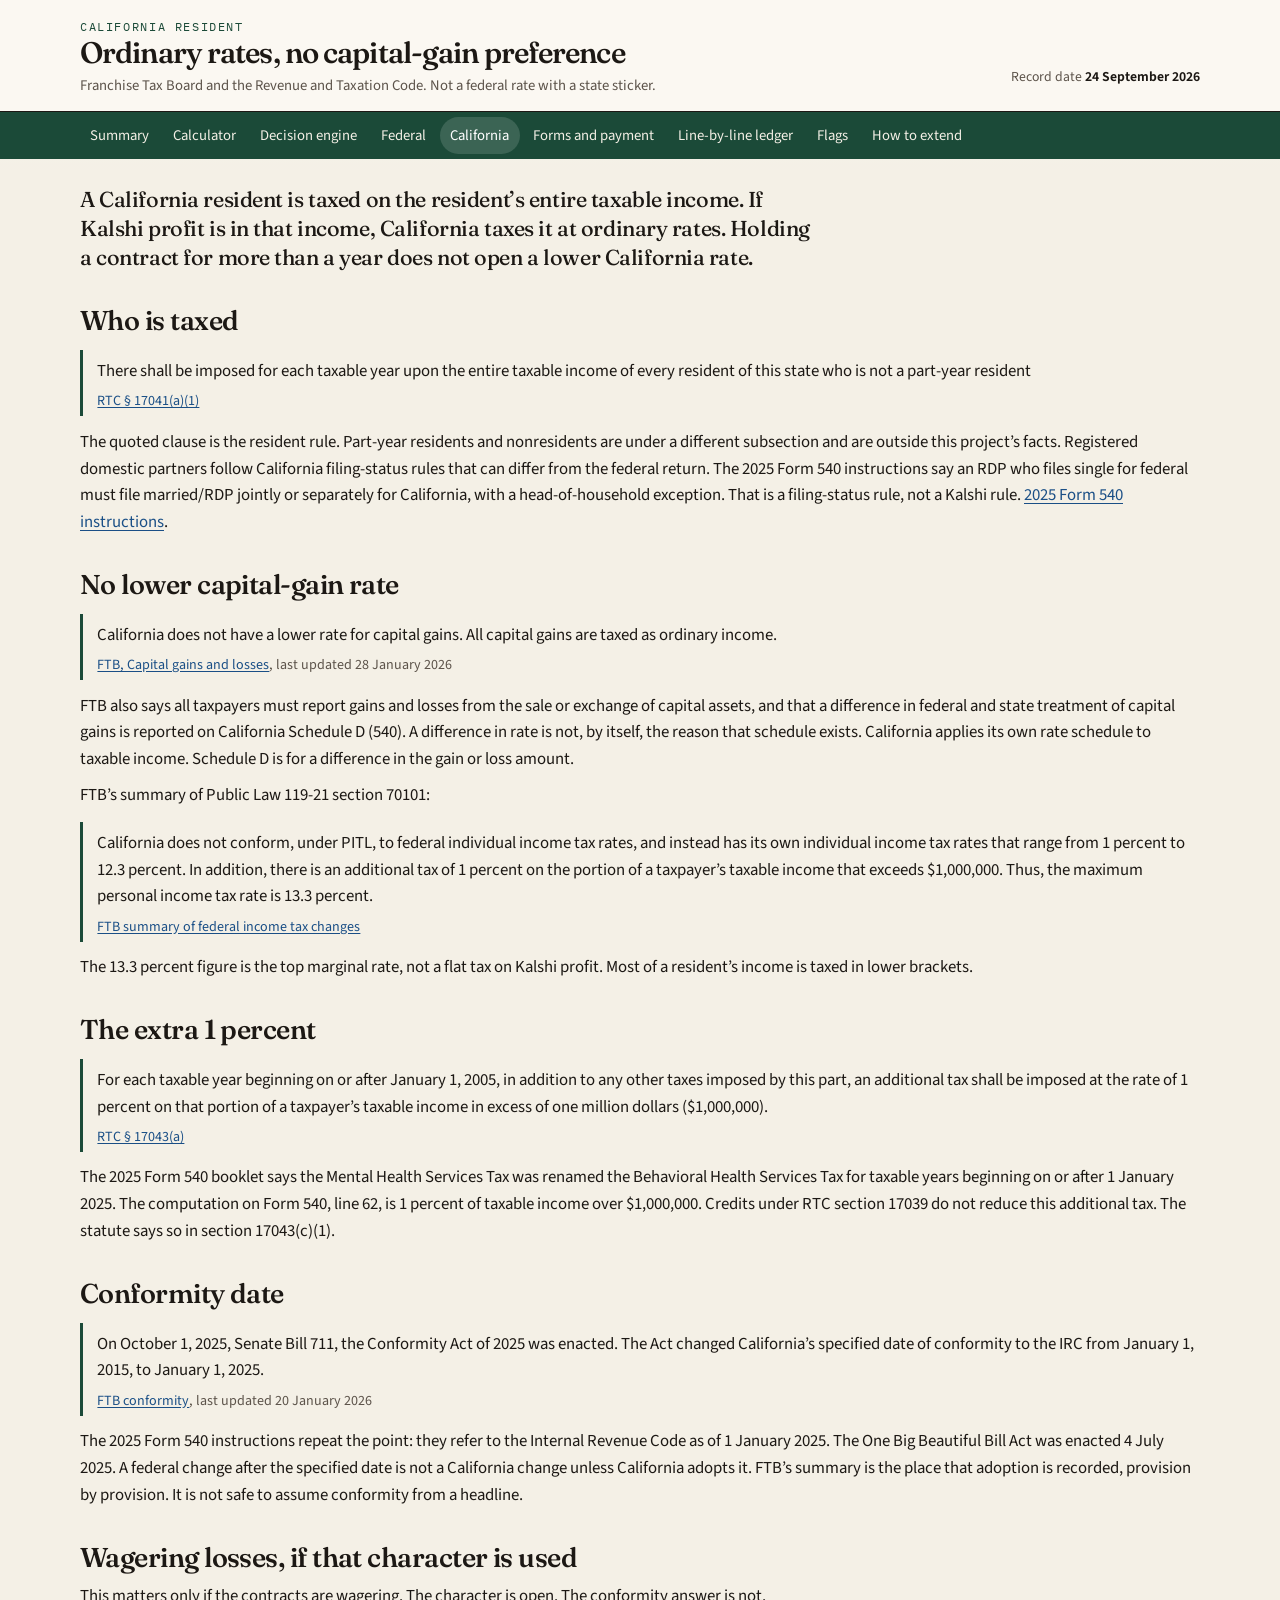
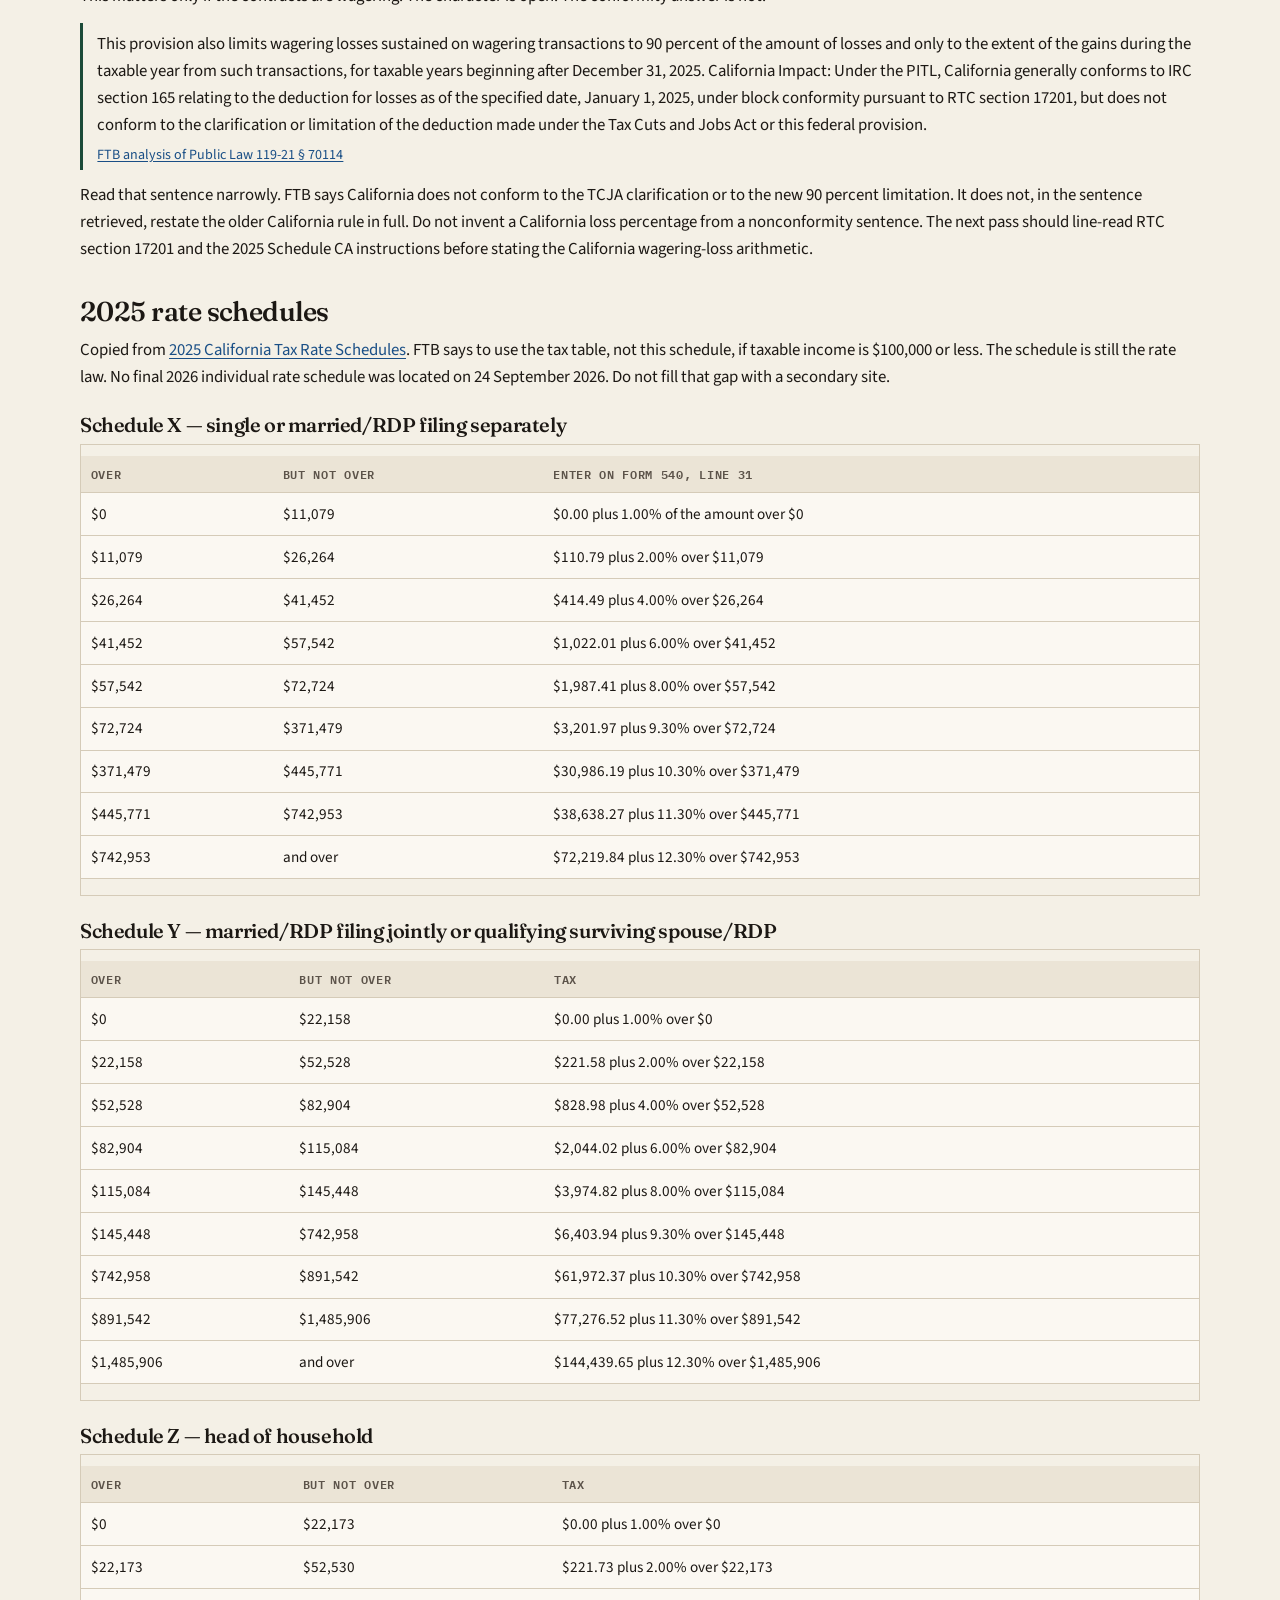
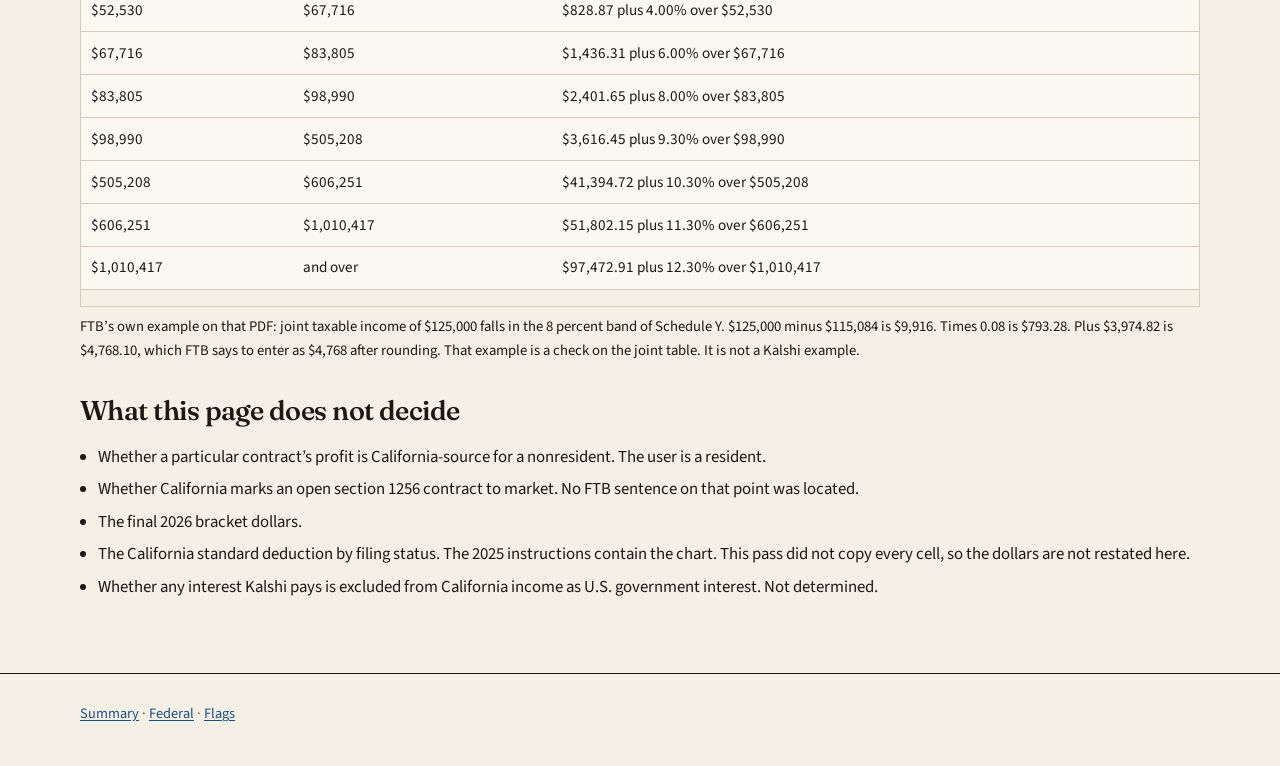
<file: california.html>
<!DOCTYPE html>
<html lang="en">
<head>
  <meta charset="utf-8">
  <meta name="viewport" content="width=device-width, initial-scale=1">
  <title>California tax — TAXKALSHI</title>
  <link rel="icon" href="assets/favicon.svg" type="image/svg+xml">
  <link rel="preconnect" href="https://fonts.googleapis.com">
  <link rel="preconnect" href="https://fonts.gstatic.com" crossorigin>
  <link href="https://fonts.googleapis.com/css2?family=Fraunces:opsz,wght@9..144,460;9..144,560&family=IBM+Plex+Mono:wght@400;600&family=Source+Sans+3:wght@400;600;700&display=swap" rel="stylesheet">
  <link rel="stylesheet" href="assets/site.css">
</head>
<body data-page="california">
  <a class="skip" href="#main">Skip to content</a>
  <header class="mast">
    <div class="mast-inner">
      <a class="brand" href="index.html">
        <p class="brand-kicker">California resident</p>
        <p class="brand-title">Ordinary rates, no capital-gain preference</p>
        <small>Franchise Tax Board and the Revenue and Taxation Code. Not a federal rate with a state sticker.</small>
      </a>
      <p class="record">Record date <strong>24 September 2026</strong></p>
    </div>
  </header>
  <nav class="nav" aria-label="Primary">
    <div class="nav-inner">
      <a href="index.html" data-page="summary">Summary</a>
      <a href="calculator.html" data-page="calculator">Calculator</a>
      <a href="engine.html" data-page="engine">Decision engine</a>
      <a href="federal.html" data-page="federal">Federal</a>
      <a href="california.html" data-page="california">California</a>
      <a href="reporting.html" data-page="reporting">Forms and payment</a>
      <a href="ledger.html" data-page="ledger">Line-by-line ledger</a>
      <a href="flags.html" data-page="flags">Flags</a>
      <a href="method.html" data-page="method">How to extend</a>
    </div>
  </nav>
  <main id="main" class="wrap">
    <p class="lede">A California resident is taxed on the resident’s entire taxable income. If Kalshi profit is in that income, California taxes it at ordinary rates. Holding a contract for more than a year does not open a lower California rate.</p>

    <h2>Who is taxed</h2>
    <blockquote>
      <p>There shall be imposed for each taxable year upon the entire taxable income of every resident of this state who is not a part-year resident</p>
      <cite><a href="https://leginfo.legislature.ca.gov/faces/codes_displaySection.xhtml?lawCode=RTC&amp;sectionNum=17041">RTC § 17041(a)(1)</a></cite>
    </blockquote>
    <p>The quoted clause is the resident rule. Part-year residents and nonresidents are under a different subsection and are outside this project’s facts. Registered domestic partners follow California filing-status rules that can differ from the federal return. The 2025 Form 540 instructions say an RDP who files single for federal must file married/RDP jointly or separately for California, with a head-of-household exception. That is a filing-status rule, not a Kalshi rule. <a href="https://www.ftb.ca.gov/forms/2025/2025-540-instructions.html">2025 Form 540 instructions</a>.</p>

    <h2>No lower capital-gain rate</h2>
    <blockquote>
      <p>California does not have a lower rate for capital gains. All capital gains are taxed as ordinary income.</p>
      <cite><a href="https://www.ftb.ca.gov/file/personal/income-types/capital-gains-and-losses.html">FTB, Capital gains and losses</a>, last updated 28 January 2026</cite>
    </blockquote>
    <p>FTB also says all taxpayers must report gains and losses from the sale or exchange of capital assets, and that a difference in federal and state treatment of capital gains is reported on California Schedule D (540). A difference in rate is not, by itself, the reason that schedule exists. California applies its own rate schedule to taxable income. Schedule D is for a difference in the gain or loss amount.</p>
    <p>FTB’s summary of Public Law 119-21 section 70101:</p>
    <blockquote>
      <p>California does not conform, under PITL, to federal individual income tax rates, and instead has its own individual income tax rates that range from 1 percent to 12.3 percent. In addition, there is an additional tax of 1 percent on the portion of a taxpayer’s taxable income that exceeds $1,000,000. Thus, the maximum personal income tax rate is 13.3 percent.</p>
      <cite><a href="https://www.ftb.ca.gov/about-ftb/data-reports-plans/summary-of-federal-income-tax-changes/index.html">FTB summary of federal income tax changes</a></cite>
    </blockquote>
    <p>The 13.3 percent figure is the top marginal rate, not a flat tax on Kalshi profit. Most of a resident’s income is taxed in lower brackets.</p>

    <h2>The extra 1 percent</h2>
    <blockquote>
      <p>For each taxable year beginning on or after January 1, 2005, in addition to any other taxes imposed by this part, an additional tax shall be imposed at the rate of 1 percent on that portion of a taxpayer’s taxable income in excess of one million dollars ($1,000,000).</p>
      <cite><a href="https://leginfo.legislature.ca.gov/faces/codes_displaySection.xhtml?lawCode=RTC&amp;sectionNum=17043">RTC § 17043(a)</a></cite>
    </blockquote>
    <p>The 2025 Form 540 booklet says the Mental Health Services Tax was renamed the Behavioral Health Services Tax for taxable years beginning on or after 1 January 2025. The computation on Form 540, line 62, is 1 percent of taxable income over $1,000,000. Credits under RTC section 17039 do not reduce this additional tax. The statute says so in section 17043(c)(1).</p>

    <h2>Conformity date</h2>
    <blockquote>
      <p>On October 1, 2025, Senate Bill 711, the Conformity Act of 2025 was enacted. The Act changed California’s specified date of conformity to the IRC from January 1, 2015, to January 1, 2025.</p>
      <cite><a href="https://www.ftb.ca.gov/tax-pros/law/conformity.html">FTB conformity</a>, last updated 20 January 2026</cite>
    </blockquote>
    <p>The 2025 Form 540 instructions repeat the point: they refer to the Internal Revenue Code as of 1 January 2025. The One Big Beautiful Bill Act was enacted 4 July 2025. A federal change after the specified date is not a California change unless California adopts it. FTB’s summary is the place that adoption is recorded, provision by provision. It is not safe to assume conformity from a headline.</p>

    <h2>Wagering losses, if that character is used</h2>
    <p>This matters only if the contracts are wagering. The character is open. The conformity answer is not.</p>
    <blockquote>
      <p>This provision also limits wagering losses sustained on wagering transactions to 90 percent of the amount of losses and only to the extent of the gains during the taxable year from such transactions, for taxable years beginning after December 31, 2025. California Impact: Under the PITL, California generally conforms to IRC section 165 relating to the deduction for losses as of the specified date, January 1, 2025, under block conformity pursuant to RTC section 17201, but does not conform to the clarification or limitation of the deduction made under the Tax Cuts and Jobs Act or this federal provision.</p>
      <cite><a href="https://www.ftb.ca.gov/about-ftb/data-reports-plans/summary-of-federal-income-tax-changes/index.html">FTB analysis of Public Law 119-21 § 70114</a></cite>
    </blockquote>
    <p>Read that sentence narrowly. FTB says California does not conform to the TCJA clarification or to the new 90 percent limitation. It does not, in the sentence retrieved, restate the older California rule in full. Do not invent a California loss percentage from a nonconformity sentence. The next pass should line-read RTC section 17201 and the 2025 Schedule CA instructions before stating the California wagering-loss arithmetic.</p>

    <h2>2025 rate schedules</h2>
    <p>Copied from <a href="https://www.ftb.ca.gov/forms/2025/2025-540-tax-rate-schedules.pdf">2025 California Tax Rate Schedules</a>. FTB says to use the tax table, not this schedule, if taxable income is $100,000 or less. The schedule is still the rate law. No final 2026 individual rate schedule was located on 24 September 2026. Do not fill that gap with a secondary site.</p>

    <h3>Schedule X — single or married/RDP filing separately</h3>
    <div class="table-wrap">
      <table>
        <thead><tr><th>Over</th><th>But not over</th><th>Enter on Form 540, line 31</th></tr></thead>
        <tbody>
          <tr><td>$0</td><td>$11,079</td><td>$0.00 plus 1.00% of the amount over $0</td></tr>
          <tr><td>$11,079</td><td>$26,264</td><td>$110.79 plus 2.00% over $11,079</td></tr>
          <tr><td>$26,264</td><td>$41,452</td><td>$414.49 plus 4.00% over $26,264</td></tr>
          <tr><td>$41,452</td><td>$57,542</td><td>$1,022.01 plus 6.00% over $41,452</td></tr>
          <tr><td>$57,542</td><td>$72,724</td><td>$1,987.41 plus 8.00% over $57,542</td></tr>
          <tr><td>$72,724</td><td>$371,479</td><td>$3,201.97 plus 9.30% over $72,724</td></tr>
          <tr><td>$371,479</td><td>$445,771</td><td>$30,986.19 plus 10.30% over $371,479</td></tr>
          <tr><td>$445,771</td><td>$742,953</td><td>$38,638.27 plus 11.30% over $445,771</td></tr>
          <tr><td>$742,953</td><td>and over</td><td>$72,219.84 plus 12.30% over $742,953</td></tr>
        </tbody>
      </table>
    </div>

    <h3>Schedule Y — married/RDP filing jointly or qualifying surviving spouse/RDP</h3>
    <div class="table-wrap">
      <table>
        <thead><tr><th>Over</th><th>But not over</th><th>Tax</th></tr></thead>
        <tbody>
          <tr><td>$0</td><td>$22,158</td><td>$0.00 plus 1.00% over $0</td></tr>
          <tr><td>$22,158</td><td>$52,528</td><td>$221.58 plus 2.00% over $22,158</td></tr>
          <tr><td>$52,528</td><td>$82,904</td><td>$828.98 plus 4.00% over $52,528</td></tr>
          <tr><td>$82,904</td><td>$115,084</td><td>$2,044.02 plus 6.00% over $82,904</td></tr>
          <tr><td>$115,084</td><td>$145,448</td><td>$3,974.82 plus 8.00% over $115,084</td></tr>
          <tr><td>$145,448</td><td>$742,958</td><td>$6,403.94 plus 9.30% over $145,448</td></tr>
          <tr><td>$742,958</td><td>$891,542</td><td>$61,972.37 plus 10.30% over $742,958</td></tr>
          <tr><td>$891,542</td><td>$1,485,906</td><td>$77,276.52 plus 11.30% over $891,542</td></tr>
          <tr><td>$1,485,906</td><td>and over</td><td>$144,439.65 plus 12.30% over $1,485,906</td></tr>
        </tbody>
      </table>
    </div>

    <h3>Schedule Z — head of household</h3>
    <div class="table-wrap">
      <table>
        <thead><tr><th>Over</th><th>But not over</th><th>Tax</th></tr></thead>
        <tbody>
          <tr><td>$0</td><td>$22,173</td><td>$0.00 plus 1.00% over $0</td></tr>
          <tr><td>$22,173</td><td>$52,530</td><td>$221.73 plus 2.00% over $22,173</td></tr>
          <tr><td>$52,530</td><td>$67,716</td><td>$828.87 plus 4.00% over $52,530</td></tr>
          <tr><td>$67,716</td><td>$83,805</td><td>$1,436.31 plus 6.00% over $67,716</td></tr>
          <tr><td>$83,805</td><td>$98,990</td><td>$2,401.65 plus 8.00% over $83,805</td></tr>
          <tr><td>$98,990</td><td>$505,208</td><td>$3,616.45 plus 9.30% over $98,990</td></tr>
          <tr><td>$505,208</td><td>$606,251</td><td>$41,394.72 plus 10.30% over $505,208</td></tr>
          <tr><td>$606,251</td><td>$1,010,417</td><td>$51,802.15 plus 11.30% over $606,251</td></tr>
          <tr><td>$1,010,417</td><td>and over</td><td>$97,472.91 plus 12.30% over $1,010,417</td></tr>
        </tbody>
      </table>
    </div>
    <p class="small">FTB’s own example on that PDF: joint taxable income of $125,000 falls in the 8 percent band of Schedule Y. $125,000 minus $115,084 is $9,916. Times 0.08 is $793.28. Plus $3,974.82 is $4,768.10, which FTB says to enter as $4,768 after rounding. That example is a check on the joint table. It is not a Kalshi example.</p>

    <h2>What this page does not decide</h2>
    <ul class="clean">
      <li>Whether a particular contract’s profit is California-source for a nonresident. The user is a resident.</li>
      <li>Whether California marks an open section 1256 contract to market. No FTB sentence on that point was located.</li>
      <li>The final 2026 bracket dollars.</li>
      <li>The California standard deduction by filing status. The 2025 instructions contain the chart. This pass did not copy every cell, so the dollars are not restated here.</li>
      <li>Whether any interest Kalshi pays is excluded from California income as U.S. government interest. Not determined.</li>
    </ul>
  </main>
  <footer class="site"><div class="footer-inner"><p><a href="index.html">Summary</a> · <a href="federal.html">Federal</a> · <a href="flags.html">Flags</a></p></div></footer>
  <script src="assets/site.js"></script>
</body>
</html>
</file>
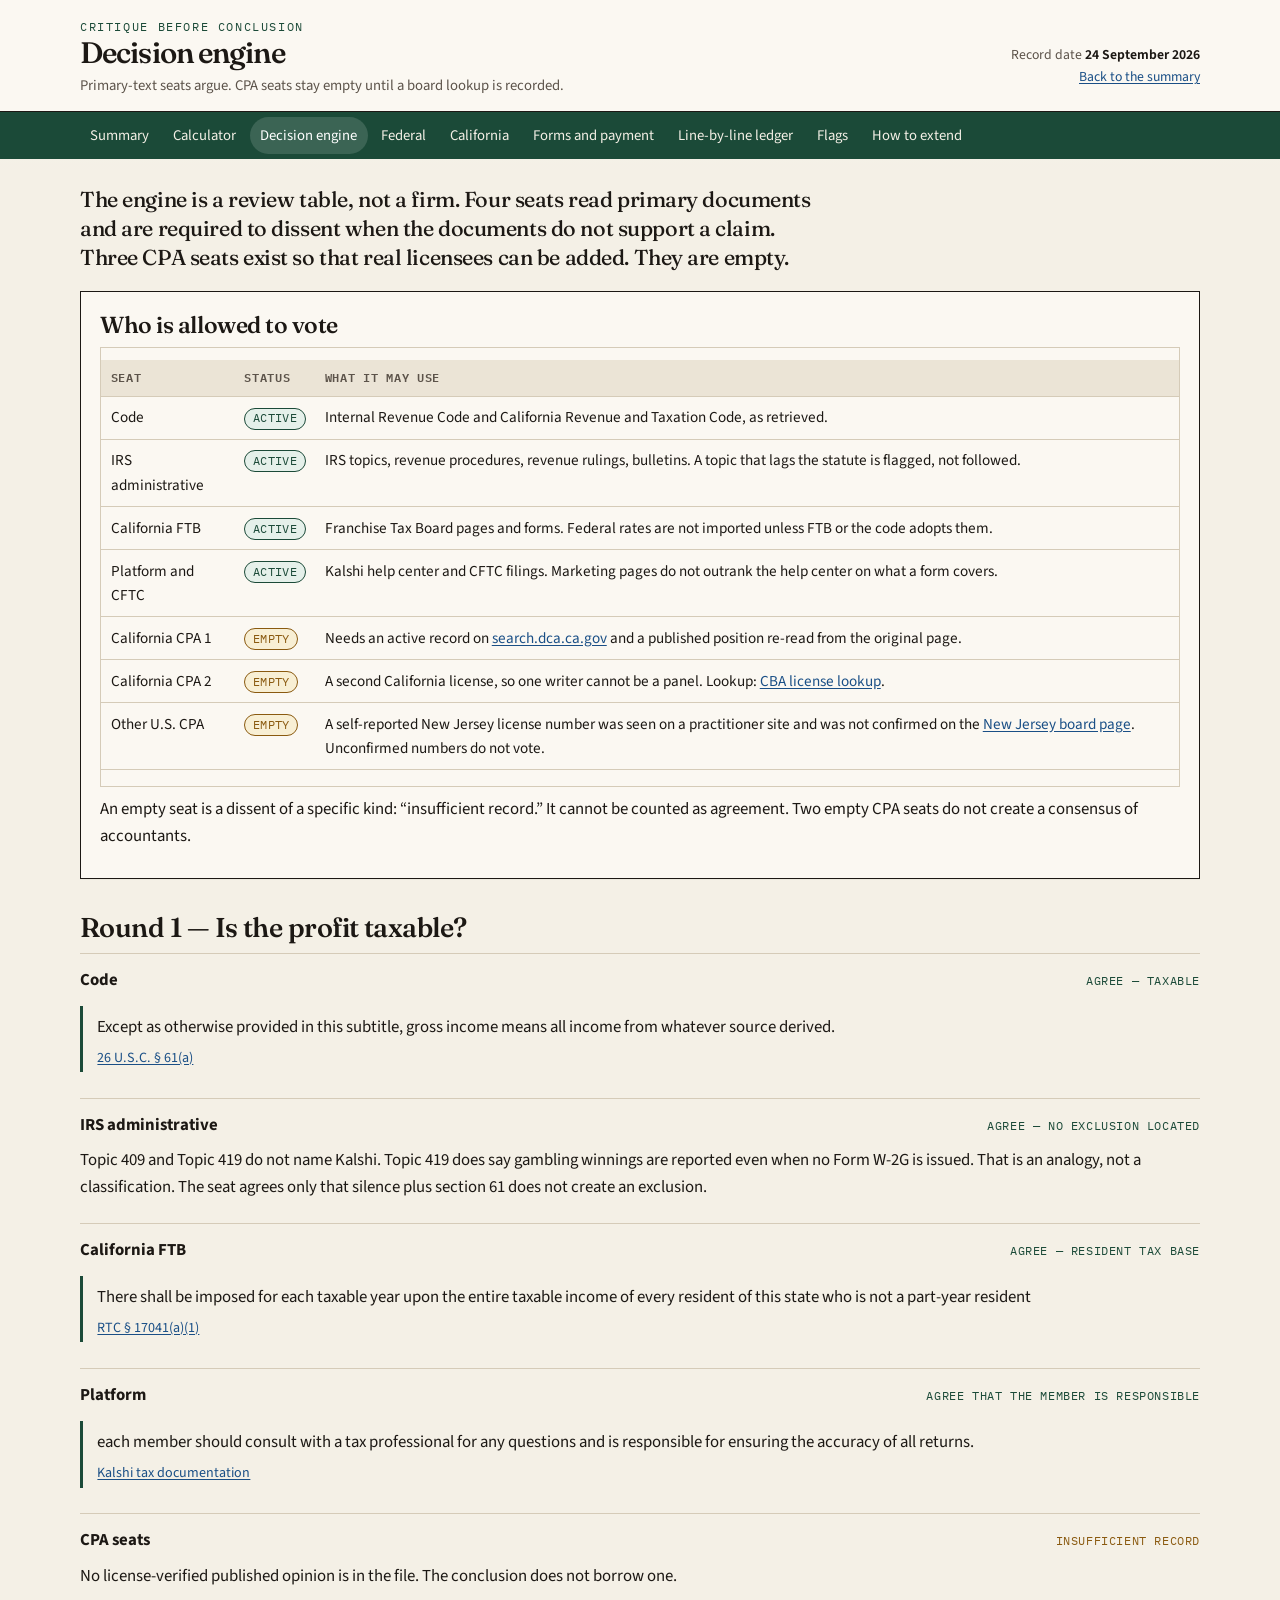
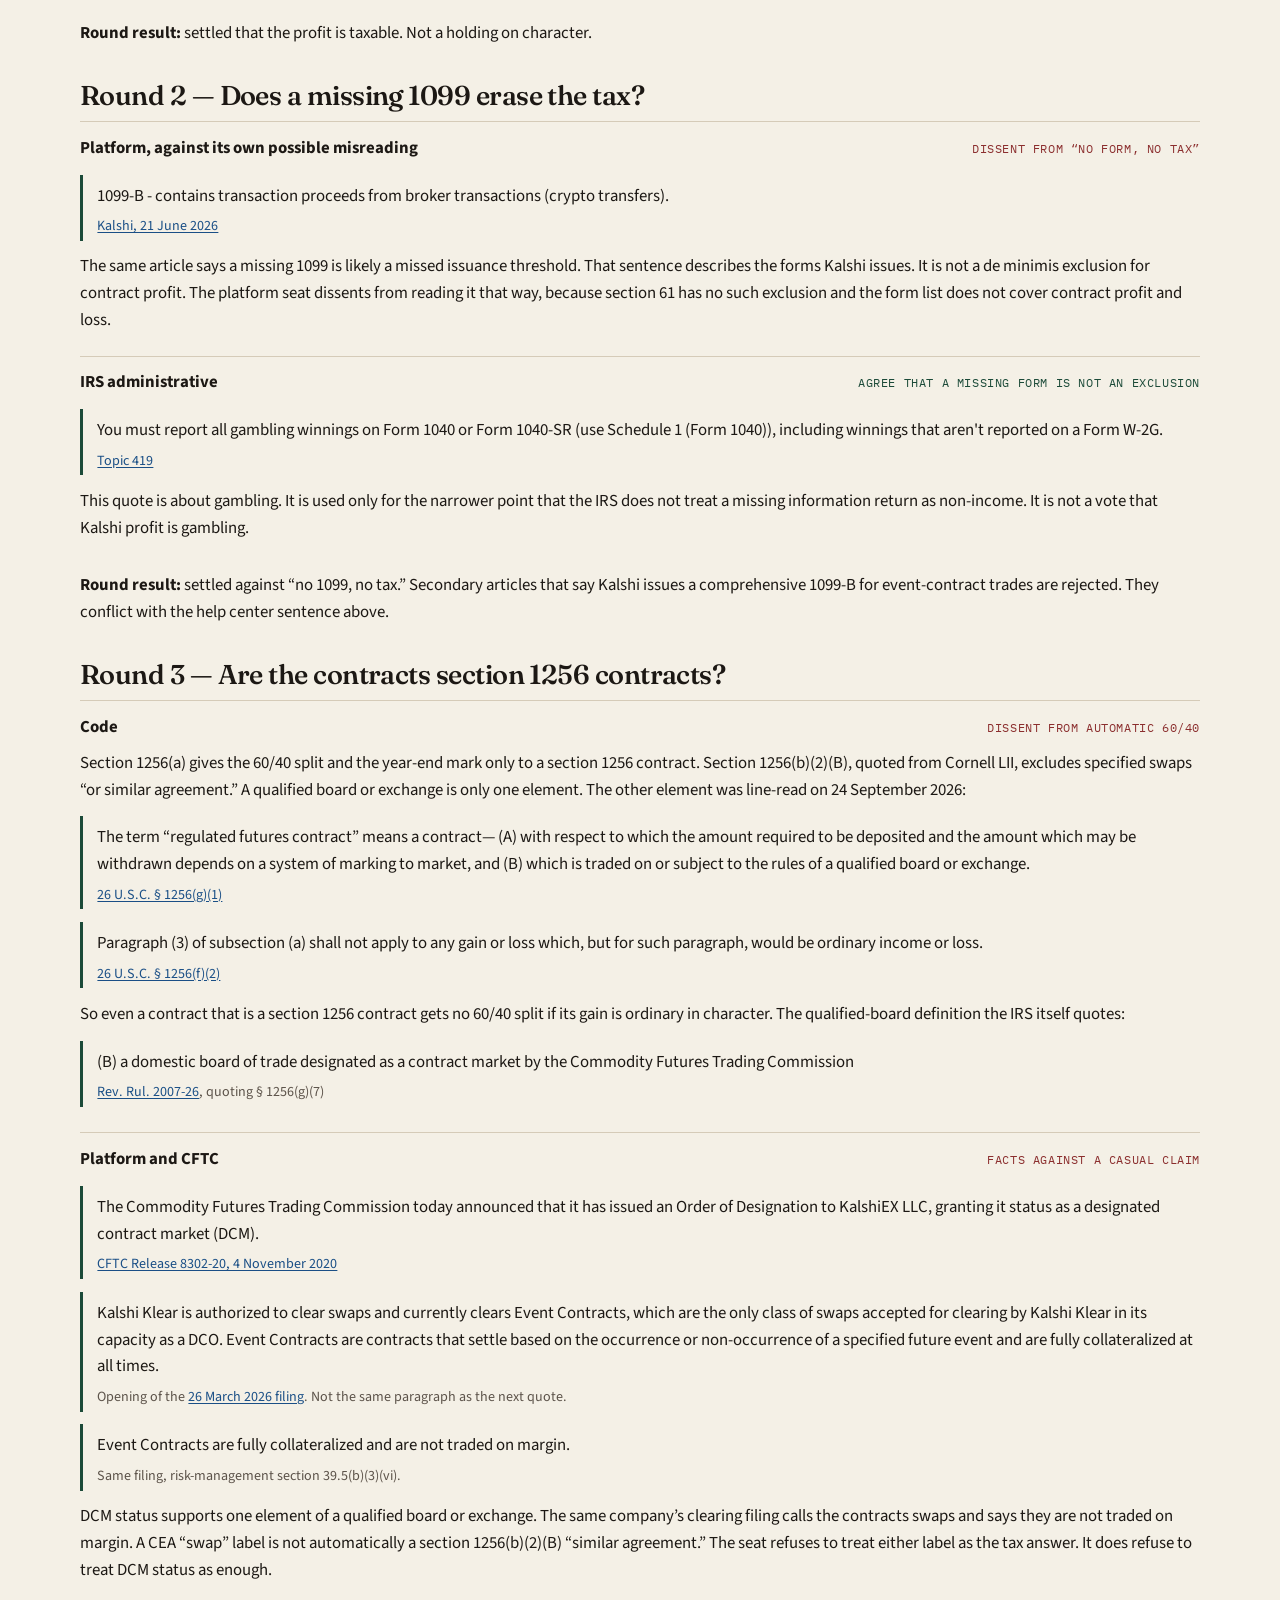
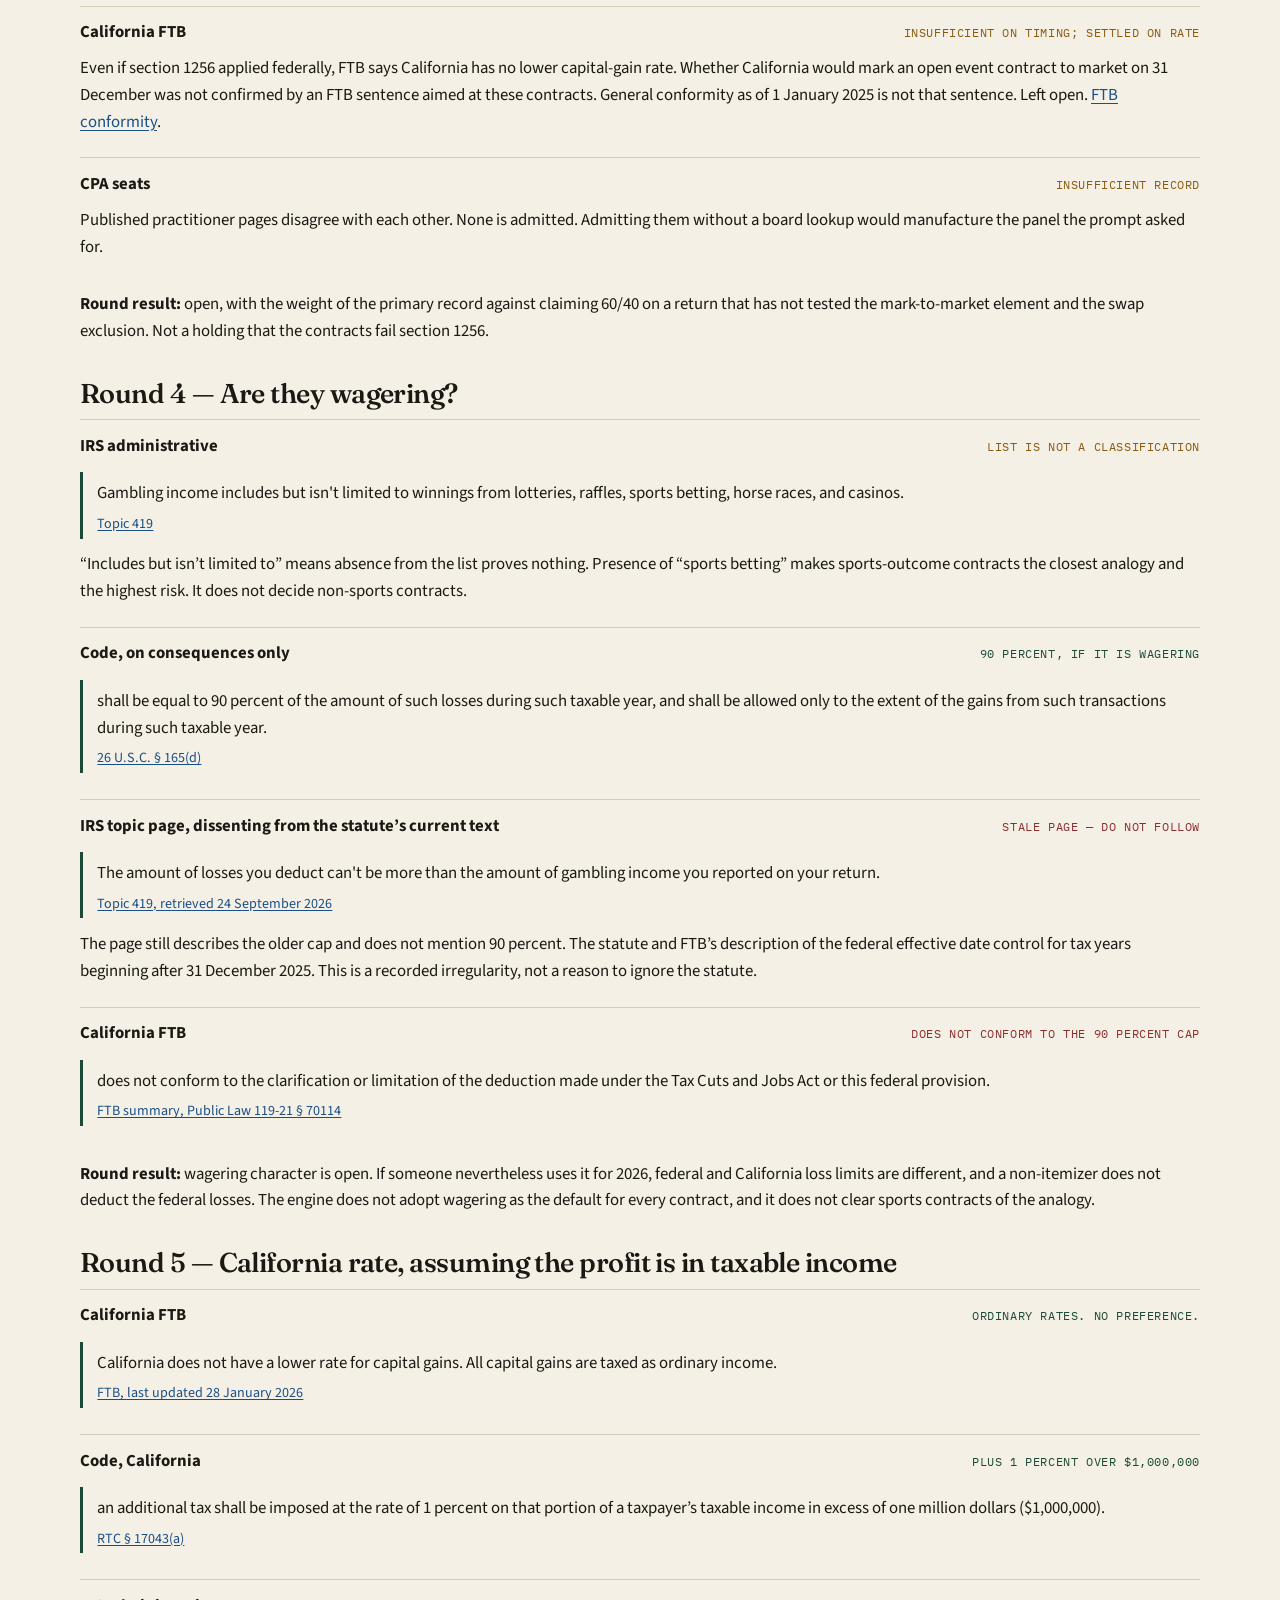
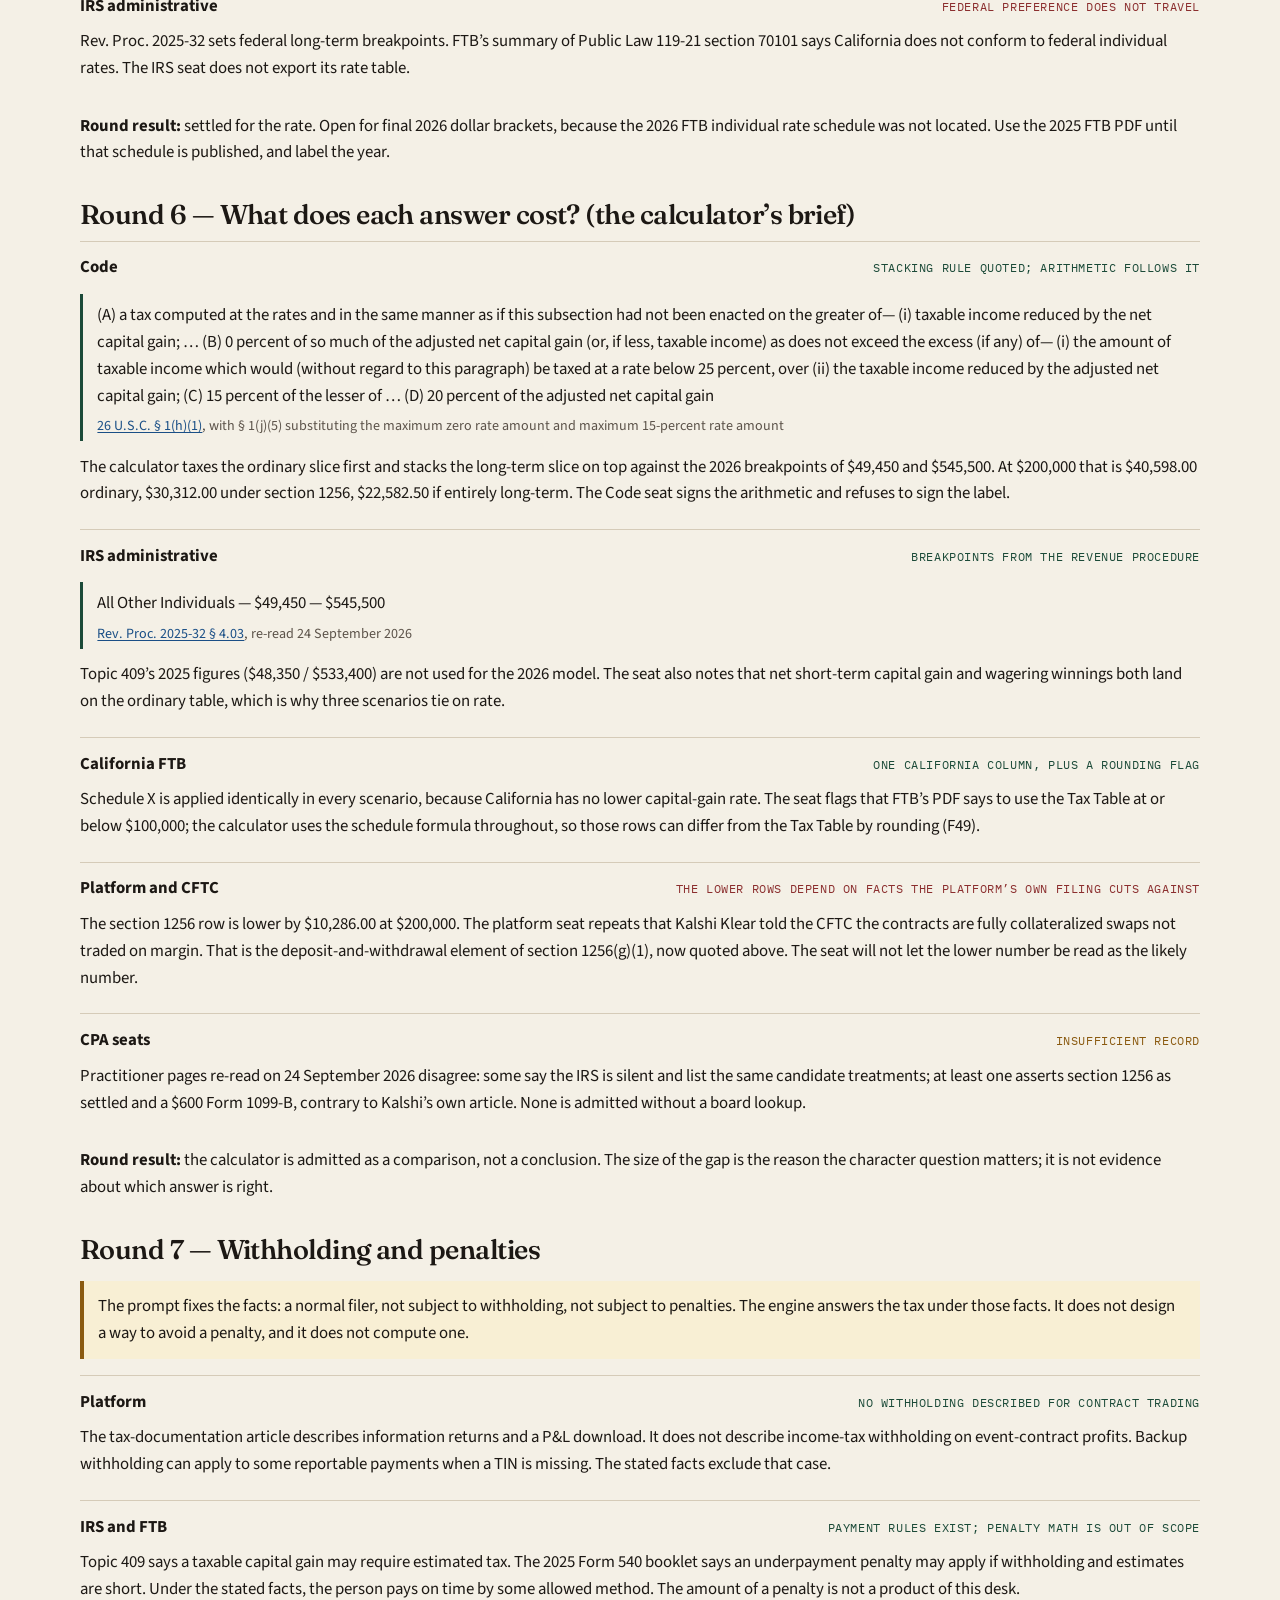
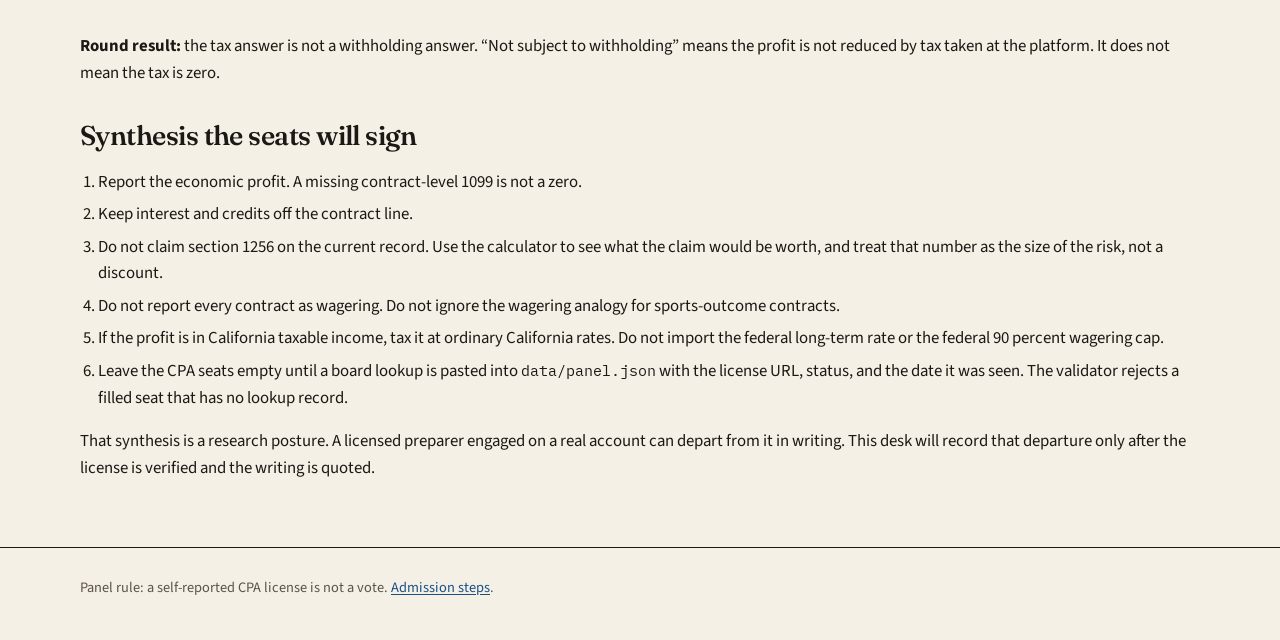
<file: engine.html>
<!DOCTYPE html>
<html lang="en">
<head>
  <meta charset="utf-8">
  <meta name="viewport" content="width=device-width, initial-scale=1">
  <title>Decision engine — TAXKALSHI</title>
  <link rel="icon" href="assets/favicon.svg" type="image/svg+xml">
  <link rel="preconnect" href="https://fonts.googleapis.com">
  <link rel="preconnect" href="https://fonts.gstatic.com" crossorigin>
  <link href="https://fonts.googleapis.com/css2?family=Fraunces:opsz,wght@9..144,460;9..144,560&family=IBM+Plex+Mono:wght@400;600&family=Source+Sans+3:wght@400;600;700&display=swap" rel="stylesheet">
  <link rel="stylesheet" href="assets/site.css">
</head>
<body data-page="engine">
  <a class="skip" href="#main">Skip to content</a>
  <header class="mast">
    <div class="mast-inner">
      <a class="brand" href="index.html">
        <p class="brand-kicker">Critique before conclusion</p>
        <p class="brand-title">Decision engine</p>
        <small>Primary-text seats argue. CPA seats stay empty until a board lookup is recorded.</small>
      </a>
      <p class="record">Record date <strong>24 September 2026</strong><br><a href="index.html">Back to the summary</a></p>
    </div>
  </header>
  <nav class="nav" aria-label="Primary">
    <div class="nav-inner">
      <a href="index.html" data-page="summary">Summary</a>
      <a href="calculator.html" data-page="calculator">Calculator</a>
      <a href="engine.html" data-page="engine">Decision engine</a>
      <a href="federal.html" data-page="federal">Federal</a>
      <a href="california.html" data-page="california">California</a>
      <a href="reporting.html" data-page="reporting">Forms and payment</a>
      <a href="ledger.html" data-page="ledger">Line-by-line ledger</a>
      <a href="flags.html" data-page="flags">Flags</a>
      <a href="method.html" data-page="method">How to extend</a>
    </div>
  </nav>
  <main id="main" class="wrap">
    <p class="lede">The engine is a review table, not a firm. Four seats read primary documents and are required to dissent when the documents do not support a claim. Three CPA seats exist so that real licensees can be added. They are empty.</p>

    <section class="answer">
      <h2>Who is allowed to vote</h2>
      <div class="table-wrap">
        <table>
          <thead><tr><th>Seat</th><th>Status</th><th>What it may use</th></tr></thead>
          <tbody>
            <tr><td>Code</td><td><span class="status status-settled">Active</span></td><td>Internal Revenue Code and California Revenue and Taxation Code, as retrieved.</td></tr>
            <tr><td>IRS administrative</td><td><span class="status status-settled">Active</span></td><td>IRS topics, revenue procedures, revenue rulings, bulletins. A topic that lags the statute is flagged, not followed.</td></tr>
            <tr><td>California FTB</td><td><span class="status status-settled">Active</span></td><td>Franchise Tax Board pages and forms. Federal rates are not imported unless FTB or the code adopts them.</td></tr>
            <tr><td>Platform and CFTC</td><td><span class="status status-settled">Active</span></td><td>Kalshi help center and CFTC filings. Marketing pages do not outrank the help center on what a form covers.</td></tr>
            <tr><td>California CPA 1</td><td><span class="status status-open">Empty</span></td><td>Needs an active record on <a href="https://search.dca.ca.gov/">search.dca.ca.gov</a> and a published position re-read from the original page.</td></tr>
            <tr><td>California CPA 2</td><td><span class="status status-open">Empty</span></td><td>A second California license, so one writer cannot be a panel. Lookup: <a href="https://www.dca.ca.gov/cba/consumers/license-lookup.shtml">CBA license lookup</a>.</td></tr>
            <tr><td>Other U.S. CPA</td><td><span class="status status-open">Empty</span></td><td>A self-reported New Jersey license number was seen on a practitioner site and was not confirmed on the <a href="https://www.njconsumeraffairs.gov/accold/Pages/verification.aspx">New Jersey board page</a>. Unconfirmed numbers do not vote.</td></tr>
          </tbody>
        </table>
      </div>
      <p>An empty seat is a dissent of a specific kind: “insufficient record.” It cannot be counted as agreement. Two empty CPA seats do not create a consensus of accountants.</p>
    </section>

    <h2>Round 1 — Is the profit taxable?</h2>
    <div class="seat">
      <div class="seat-head"><span class="seat-name">Code</span><span class="vote vote-agree">Agree — taxable</span></div>
      <blockquote><p>Except as otherwise provided in this subtitle, gross income means all income from whatever source derived.</p><cite><a href="https://www.law.cornell.edu/uscode/text/26/61">26 U.S.C. § 61(a)</a></cite></blockquote>
    </div>
    <div class="seat">
      <div class="seat-head"><span class="seat-name">IRS administrative</span><span class="vote vote-agree">Agree — no exclusion located</span></div>
      <p>Topic 409 and Topic 419 do not name Kalshi. Topic 419 does say gambling winnings are reported even when no Form W-2G is issued. That is an analogy, not a classification. The seat agrees only that silence plus section 61 does not create an exclusion.</p>
    </div>
    <div class="seat">
      <div class="seat-head"><span class="seat-name">California FTB</span><span class="vote vote-agree">Agree — resident tax base</span></div>
      <blockquote><p>There shall be imposed for each taxable year upon the entire taxable income of every resident of this state who is not a part-year resident</p><cite><a href="https://leginfo.legislature.ca.gov/faces/codes_displaySection.xhtml?lawCode=RTC&amp;sectionNum=17041">RTC § 17041(a)(1)</a></cite></blockquote>
    </div>
    <div class="seat">
      <div class="seat-head"><span class="seat-name">Platform</span><span class="vote vote-agree">Agree that the member is responsible</span></div>
      <blockquote><p>each member should consult with a tax professional for any questions and is responsible for ensuring the accuracy of all returns.</p><cite><a href="https://help.kalshi.com/en/articles/13823849-what-tax-documentation-does-kalshi-provide">Kalshi tax documentation</a></cite></blockquote>
    </div>
    <div class="seat">
      <div class="seat-head"><span class="seat-name">CPA seats</span><span class="vote vote-insufficient">Insufficient record</span></div>
      <p>No license-verified published opinion is in the file. The conclusion does not borrow one.</p>
    </div>
    <p><strong>Round result:</strong> settled that the profit is taxable. Not a holding on character.</p>

    <h2>Round 2 — Does a missing 1099 erase the tax?</h2>
    <div class="seat">
      <div class="seat-head"><span class="seat-name">Platform, against its own possible misreading</span><span class="vote vote-dissent">Dissent from “no form, no tax”</span></div>
      <blockquote><p>1099-B - contains transaction proceeds from broker transactions (crypto transfers).</p><cite><a href="https://help.kalshi.com/en/articles/13823849-what-tax-documentation-does-kalshi-provide">Kalshi, 21 June 2026</a></cite></blockquote>
      <p>The same article says a missing 1099 is likely a missed issuance threshold. That sentence describes the forms Kalshi issues. It is not a de minimis exclusion for contract profit. The platform seat dissents from reading it that way, because section 61 has no such exclusion and the form list does not cover contract profit and loss.</p>
    </div>
    <div class="seat">
      <div class="seat-head"><span class="seat-name">IRS administrative</span><span class="vote vote-agree">Agree that a missing form is not an exclusion</span></div>
      <blockquote><p>You must report all gambling winnings on Form 1040 or Form 1040-SR (use Schedule 1 (Form 1040)), including winnings that aren't reported on a Form W-2G.</p><cite><a href="https://www.irs.gov/taxtopics/tc419">Topic 419</a></cite></blockquote>
      <p>This quote is about gambling. It is used only for the narrower point that the IRS does not treat a missing information return as non-income. It is not a vote that Kalshi profit is gambling.</p>
    </div>
    <p><strong>Round result:</strong> settled against “no 1099, no tax.” Secondary articles that say Kalshi issues a comprehensive 1099-B for event-contract trades are rejected. They conflict with the help center sentence above.</p>

    <h2>Round 3 — Are the contracts section 1256 contracts?</h2>
    <div class="seat">
      <div class="seat-head"><span class="seat-name">Code</span><span class="vote vote-dissent">Dissent from automatic 60/40</span></div>
      <p>Section 1256(a) gives the 60/40 split and the year-end mark only to a section 1256 contract. Section 1256(b)(2)(B), quoted from Cornell LII, excludes specified swaps “or similar agreement.” A qualified board or exchange is only one element. The other element was line-read on 24 September 2026:</p>
      <blockquote><p>The term “regulated futures contract” means a contract— (A) with respect to which the amount required to be deposited and the amount which may be withdrawn depends on a system of marking to market, and (B) which is traded on or subject to the rules of a qualified board or exchange.</p><cite><a href="https://www.law.cornell.edu/uscode/text/26/1256">26 U.S.C. § 1256(g)(1)</a></cite></blockquote>
      <blockquote><p>Paragraph (3) of subsection (a) shall not apply to any gain or loss which, but for such paragraph, would be ordinary income or loss.</p><cite><a href="https://www.law.cornell.edu/uscode/text/26/1256">26 U.S.C. § 1256(f)(2)</a></cite></blockquote>
      <p>So even a contract that is a section 1256 contract gets no 60/40 split if its gain is ordinary in character. The qualified-board definition the IRS itself quotes:</p>
      <blockquote><p>(B) a domestic board of trade designated as a contract market by the Commodity Futures Trading Commission</p><cite><a href="https://www.irs.gov/pub/irs-drop/rr-07-26.pdf">Rev. Rul. 2007-26</a>, quoting § 1256(g)(7)</cite></blockquote>
    </div>
    <div class="seat">
      <div class="seat-head"><span class="seat-name">Platform and CFTC</span><span class="vote vote-dissent">Facts against a casual claim</span></div>
      <blockquote><p>The Commodity Futures Trading Commission today announced that it has issued an Order of Designation to KalshiEX LLC, granting it status as a designated contract market (DCM).</p><cite><a href="https://www.cftc.gov/PressRoom/PressReleases/8302-20">CFTC Release 8302-20, 4 November 2020</a></cite></blockquote>
      <blockquote><p>Kalshi Klear is authorized to clear swaps and currently clears Event Contracts, which are the only class of swaps accepted for clearing by Kalshi Klear in its capacity as a DCO. Event Contracts are contracts that settle based on the occurrence or non-occurrence of a specified future event and are fully collateralized at all times.</p><cite>Opening of the <a href="https://www.cftc.gov/media/13696/KKL%20-%2004-06-2026%20-%20Binary%20Option%20Event%20Contracts/download">26 March 2026 filing</a>. Not the same paragraph as the next quote.</cite></blockquote>
      <blockquote><p>Event Contracts are fully collateralized and are not traded on margin.</p><cite>Same filing, risk-management section 39.5(b)(3)(vi).</cite></blockquote>
      <p>DCM status supports one element of a qualified board or exchange. The same company’s clearing filing calls the contracts swaps and says they are not traded on margin. A CEA “swap” label is not automatically a section 1256(b)(2)(B) “similar agreement.” The seat refuses to treat either label as the tax answer. It does refuse to treat DCM status as enough.</p>
    </div>
    <div class="seat">
      <div class="seat-head"><span class="seat-name">California FTB</span><span class="vote vote-insufficient">Insufficient on timing; settled on rate</span></div>
      <p>Even if section 1256 applied federally, FTB says California has no lower capital-gain rate. Whether California would mark an open event contract to market on 31 December was not confirmed by an FTB sentence aimed at these contracts. General conformity as of 1 January 2025 is not that sentence. Left open. <a href="https://www.ftb.ca.gov/tax-pros/law/conformity.html">FTB conformity</a>.</p>
    </div>
    <div class="seat">
      <div class="seat-head"><span class="seat-name">CPA seats</span><span class="vote vote-insufficient">Insufficient record</span></div>
      <p>Published practitioner pages disagree with each other. None is admitted. Admitting them without a board lookup would manufacture the panel the prompt asked for.</p>
    </div>
    <p><strong>Round result:</strong> open, with the weight of the primary record against claiming 60/40 on a return that has not tested the mark-to-market element and the swap exclusion. Not a holding that the contracts fail section 1256.</p>

    <h2>Round 4 — Are they wagering?</h2>
    <div class="seat">
      <div class="seat-head"><span class="seat-name">IRS administrative</span><span class="vote vote-insufficient">List is not a classification</span></div>
      <blockquote><p>Gambling income includes but isn't limited to winnings from lotteries, raffles, sports betting, horse races, and casinos.</p><cite><a href="https://www.irs.gov/taxtopics/tc419">Topic 419</a></cite></blockquote>
      <p>“Includes but isn’t limited to” means absence from the list proves nothing. Presence of “sports betting” makes sports-outcome contracts the closest analogy and the highest risk. It does not decide non-sports contracts.</p>
    </div>
    <div class="seat">
      <div class="seat-head"><span class="seat-name">Code, on consequences only</span><span class="vote vote-agree">90 percent, if it is wagering</span></div>
      <blockquote><p>shall be equal to 90 percent of the amount of such losses during such taxable year, and shall be allowed only to the extent of the gains from such transactions during such taxable year.</p><cite><a href="https://www.law.cornell.edu/uscode/text/26/165">26 U.S.C. § 165(d)</a></cite></blockquote>
    </div>
    <div class="seat">
      <div class="seat-head"><span class="seat-name">IRS topic page, dissenting from the statute’s current text</span><span class="vote vote-dissent">Stale page — do not follow</span></div>
      <blockquote><p>The amount of losses you deduct can't be more than the amount of gambling income you reported on your return.</p><cite><a href="https://www.irs.gov/taxtopics/tc419">Topic 419, retrieved 24 September 2026</a></cite></blockquote>
      <p>The page still describes the older cap and does not mention 90 percent. The statute and FTB’s description of the federal effective date control for tax years beginning after 31 December 2025. This is a recorded irregularity, not a reason to ignore the statute.</p>
    </div>
    <div class="seat">
      <div class="seat-head"><span class="seat-name">California FTB</span><span class="vote vote-dissent">Does not conform to the 90 percent cap</span></div>
      <blockquote><p>does not conform to the clarification or limitation of the deduction made under the Tax Cuts and Jobs Act or this federal provision.</p><cite><a href="https://www.ftb.ca.gov/about-ftb/data-reports-plans/summary-of-federal-income-tax-changes/index.html">FTB summary, Public Law 119-21 § 70114</a></cite></blockquote>
    </div>
    <p><strong>Round result:</strong> wagering character is open. If someone nevertheless uses it for 2026, federal and California loss limits are different, and a non-itemizer does not deduct the federal losses. The engine does not adopt wagering as the default for every contract, and it does not clear sports contracts of the analogy.</p>

    <h2>Round 5 — California rate, assuming the profit is in taxable income</h2>
    <div class="seat">
      <div class="seat-head"><span class="seat-name">California FTB</span><span class="vote vote-agree">Ordinary rates. No preference.</span></div>
      <blockquote><p>California does not have a lower rate for capital gains. All capital gains are taxed as ordinary income.</p><cite><a href="https://www.ftb.ca.gov/file/personal/income-types/capital-gains-and-losses.html">FTB, last updated 28 January 2026</a></cite></blockquote>
    </div>
    <div class="seat">
      <div class="seat-head"><span class="seat-name">Code, California</span><span class="vote vote-agree">Plus 1 percent over $1,000,000</span></div>
      <blockquote><p>an additional tax shall be imposed at the rate of 1 percent on that portion of a taxpayer’s taxable income in excess of one million dollars ($1,000,000).</p><cite><a href="https://leginfo.legislature.ca.gov/faces/codes_displaySection.xhtml?lawCode=RTC&amp;sectionNum=17043">RTC § 17043(a)</a></cite></blockquote>
    </div>
    <div class="seat">
      <div class="seat-head"><span class="seat-name">IRS administrative</span><span class="vote vote-dissent">Federal preference does not travel</span></div>
      <p>Rev. Proc. 2025-32 sets federal long-term breakpoints. FTB’s summary of Public Law 119-21 section 70101 says California does not conform to federal individual rates. The IRS seat does not export its rate table.</p>
    </div>
    <p><strong>Round result:</strong> settled for the rate. Open for final 2026 dollar brackets, because the 2026 FTB individual rate schedule was not located. Use the 2025 FTB PDF until that schedule is published, and label the year.</p>

    <h2>Round 6 — What does each answer cost? (the calculator’s brief)</h2>
    <div class="seat">
      <div class="seat-head"><span class="seat-name">Code</span><span class="vote vote-agree">Stacking rule quoted; arithmetic follows it</span></div>
      <blockquote><p>(A) a tax computed at the rates and in the same manner as if this subsection had not been enacted on the greater of— (i) taxable income reduced by the net capital gain; … (B) 0 percent of so much of the adjusted net capital gain (or, if less, taxable income) as does not exceed the excess (if any) of— (i) the amount of taxable income which would (without regard to this paragraph) be taxed at a rate below 25 percent, over (ii) the taxable income reduced by the adjusted net capital gain; (C) 15 percent of the lesser of … (D) 20 percent of the adjusted net capital gain</p><cite><a href="https://www.law.cornell.edu/uscode/text/26/1">26 U.S.C. § 1(h)(1)</a>, with § 1(j)(5) substituting the maximum zero rate amount and maximum 15-percent rate amount</cite></blockquote>
      <p>The calculator taxes the ordinary slice first and stacks the long-term slice on top against the 2026 breakpoints of $49,450 and $545,500. At $200,000 that is $40,598.00 ordinary, $30,312.00 under section 1256, $22,582.50 if entirely long-term. The Code seat signs the arithmetic and refuses to sign the label.</p>
    </div>
    <div class="seat">
      <div class="seat-head"><span class="seat-name">IRS administrative</span><span class="vote vote-agree">Breakpoints from the revenue procedure</span></div>
      <blockquote><p>All Other Individuals — $49,450 — $545,500</p><cite><a href="https://www.irs.gov/pub/irs-drop/rp-25-32.pdf">Rev. Proc. 2025-32 § 4.03</a>, re-read 24 September 2026</cite></blockquote>
      <p>Topic 409’s 2025 figures ($48,350 / $533,400) are not used for the 2026 model. The seat also notes that net short-term capital gain and wagering winnings both land on the ordinary table, which is why three scenarios tie on rate.</p>
    </div>
    <div class="seat">
      <div class="seat-head"><span class="seat-name">California FTB</span><span class="vote vote-agree">One California column, plus a rounding flag</span></div>
      <p>Schedule X is applied identically in every scenario, because California has no lower capital-gain rate. The seat flags that FTB’s PDF says to use the Tax Table at or below $100,000; the calculator uses the schedule formula throughout, so those rows can differ from the Tax Table by rounding (F49).</p>
    </div>
    <div class="seat">
      <div class="seat-head"><span class="seat-name">Platform and CFTC</span><span class="vote vote-dissent">The lower rows depend on facts the platform’s own filing cuts against</span></div>
      <p>The section 1256 row is lower by $10,286.00 at $200,000. The platform seat repeats that Kalshi Klear told the CFTC the contracts are fully collateralized swaps not traded on margin. That is the deposit-and-withdrawal element of section 1256(g)(1), now quoted above. The seat will not let the lower number be read as the likely number.</p>
    </div>
    <div class="seat">
      <div class="seat-head"><span class="seat-name">CPA seats</span><span class="vote vote-insufficient">Insufficient record</span></div>
      <p>Practitioner pages re-read on 24 September 2026 disagree: some say the IRS is silent and list the same candidate treatments; at least one asserts section 1256 as settled and a $600 Form 1099-B, contrary to Kalshi’s own article. None is admitted without a board lookup.</p>
    </div>
    <p><strong>Round result:</strong> the calculator is admitted as a comparison, not a conclusion. The size of the gap is the reason the character question matters; it is not evidence about which answer is right.</p>

    <h2>Round 7 — Withholding and penalties</h2>
    <div class="callout">
      The prompt fixes the facts: a normal filer, not subject to withholding, not subject to penalties. The engine answers the tax under those facts. It does not design a way to avoid a penalty, and it does not compute one.
    </div>
    <div class="seat">
      <div class="seat-head"><span class="seat-name">Platform</span><span class="vote vote-agree">No withholding described for contract trading</span></div>
      <p>The tax-documentation article describes information returns and a P&amp;L download. It does not describe income-tax withholding on event-contract profits. Backup withholding can apply to some reportable payments when a TIN is missing. The stated facts exclude that case.</p>
    </div>
    <div class="seat">
      <div class="seat-head"><span class="seat-name">IRS and FTB</span><span class="vote vote-agree">Payment rules exist; penalty math is out of scope</span></div>
      <p>Topic 409 says a taxable capital gain may require estimated tax. The 2025 Form 540 booklet says an underpayment penalty may apply if withholding and estimates are short. Under the stated facts, the person pays on time by some allowed method. The amount of a penalty is not a product of this desk.</p>
    </div>
    <p><strong>Round result:</strong> the tax answer is not a withholding answer. “Not subject to withholding” means the profit is not reduced by tax taken at the platform. It does not mean the tax is zero.</p>

    <h2>Synthesis the seats will sign</h2>
    <ol class="steps">
      <li>Report the economic profit. A missing contract-level 1099 is not a zero.</li>
      <li>Keep interest and credits off the contract line.</li>
      <li>Do not claim section 1256 on the current record. Use the calculator to see what the claim would be worth, and treat that number as the size of the risk, not a discount.</li>
      <li>Do not report every contract as wagering. Do not ignore the wagering analogy for sports-outcome contracts.</li>
      <li>If the profit is in California taxable income, tax it at ordinary California rates. Do not import the federal long-term rate or the federal 90 percent wagering cap.</li>
      <li>Leave the CPA seats empty until a board lookup is pasted into <code>data/panel.json</code> with the license URL, status, and the date it was seen. The validator rejects a filled seat that has no lookup record.</li>
    </ol>
    <p>That synthesis is a research posture. A licensed preparer engaged on a real account can depart from it in writing. This desk will record that departure only after the license is verified and the writing is quoted.</p>
  </main>
  <footer class="site">
    <div class="footer-inner">
      <p>Panel rule: a self-reported CPA license is not a vote. <a href="method.html">Admission steps</a>.</p>
    </div>
  </footer>
  <script src="assets/site.js"></script>
</body>
</html>
</file>
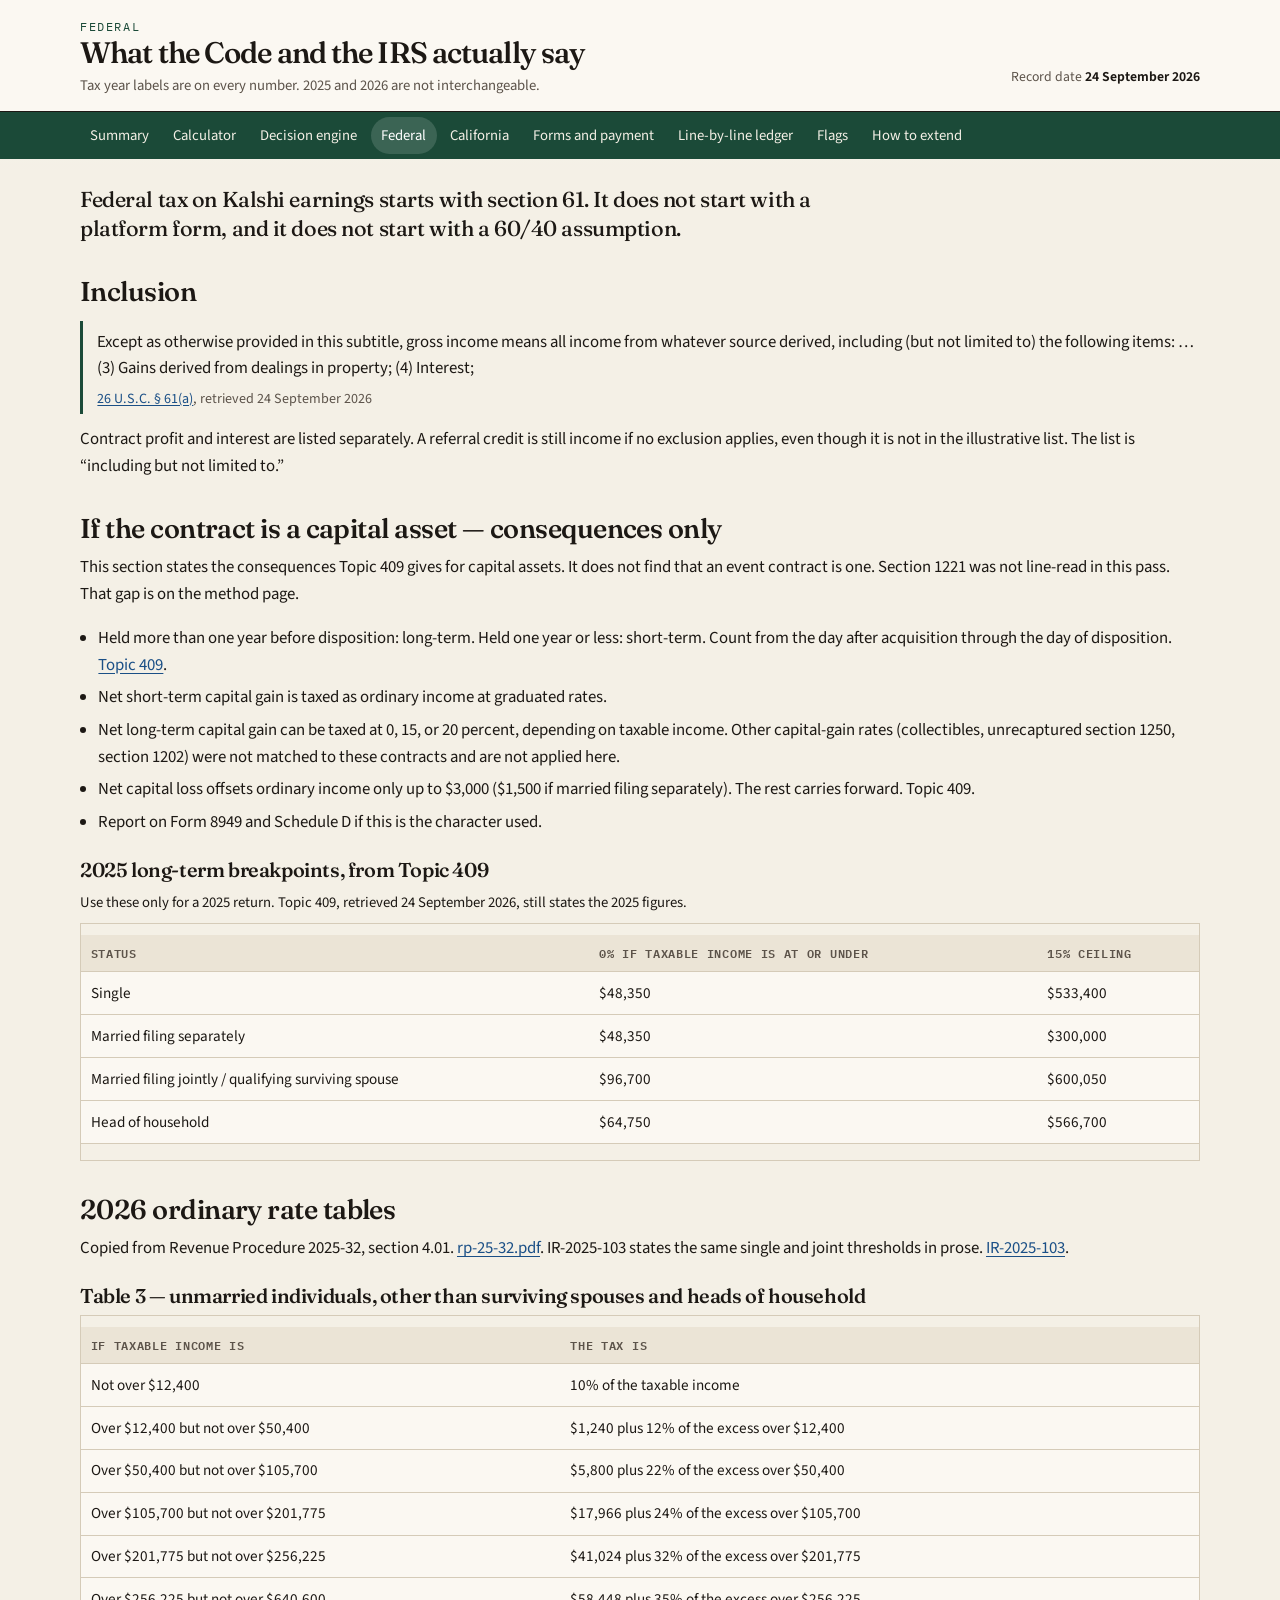
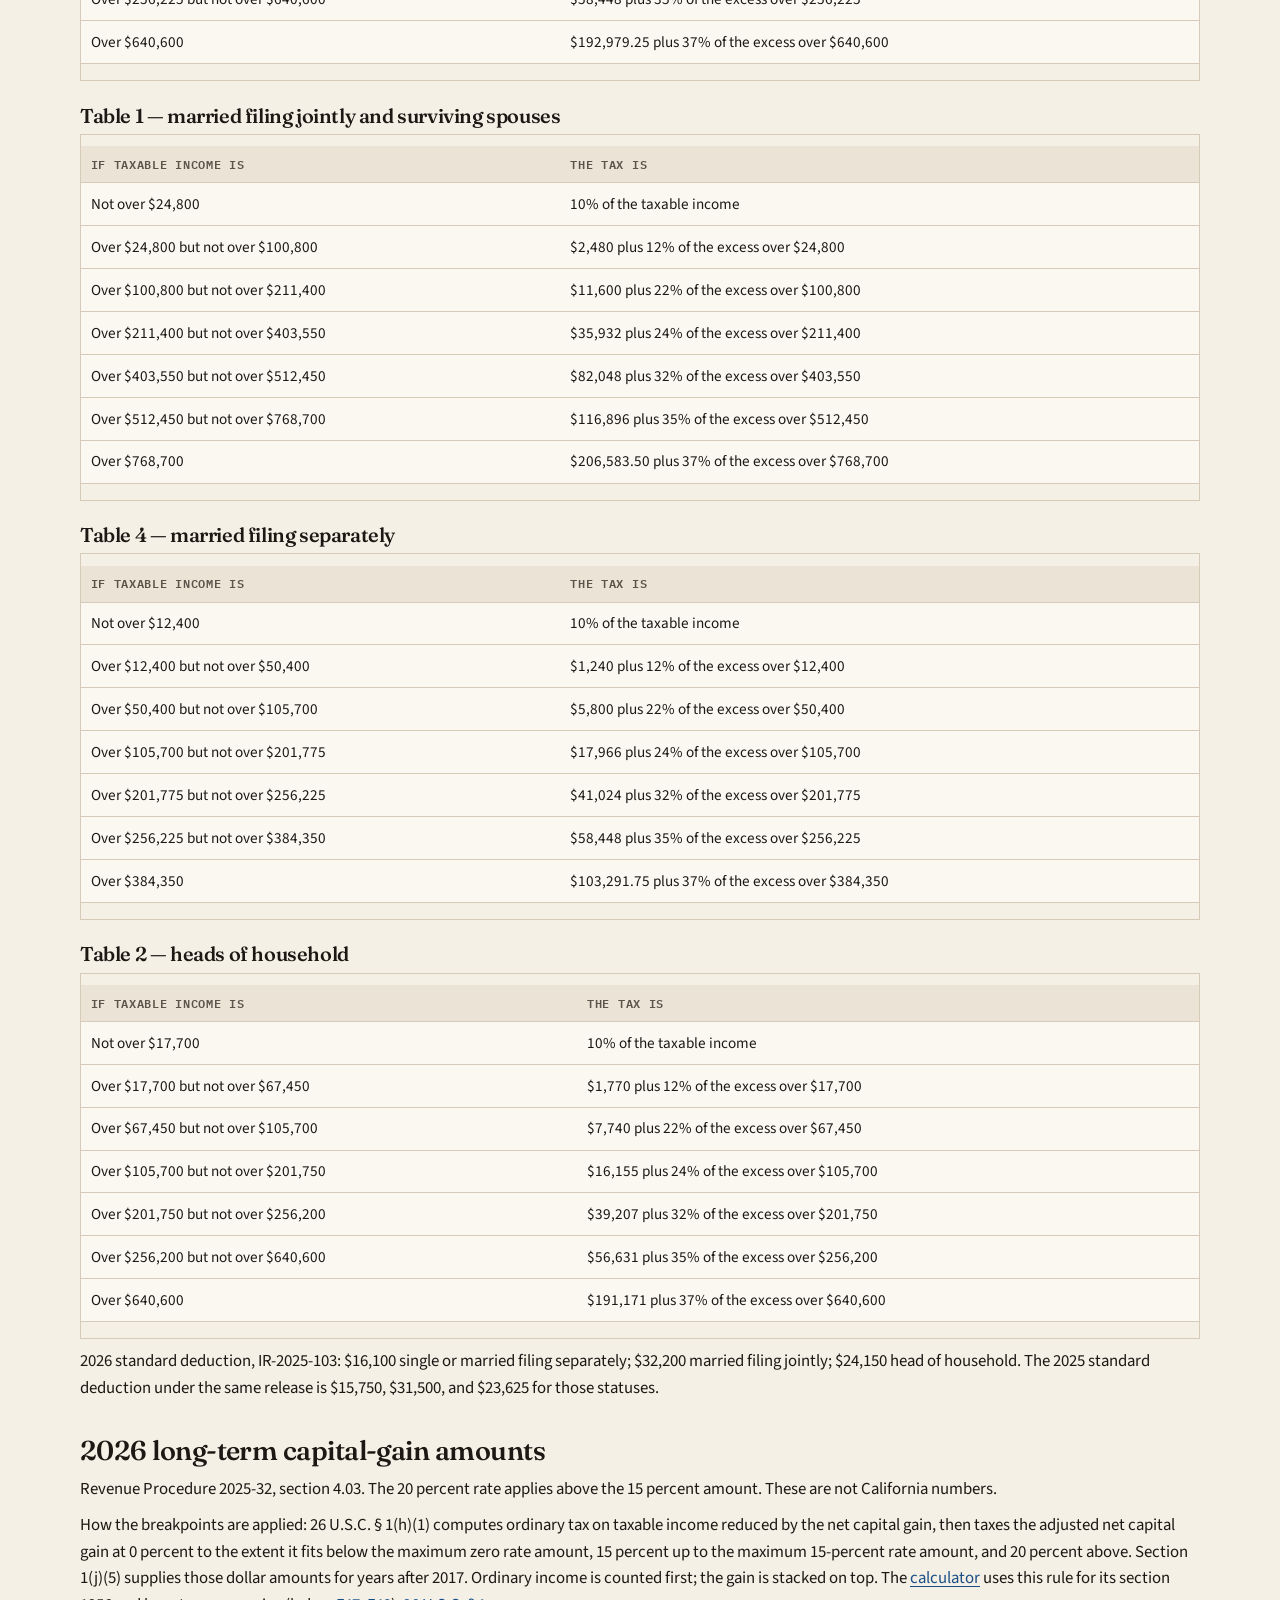
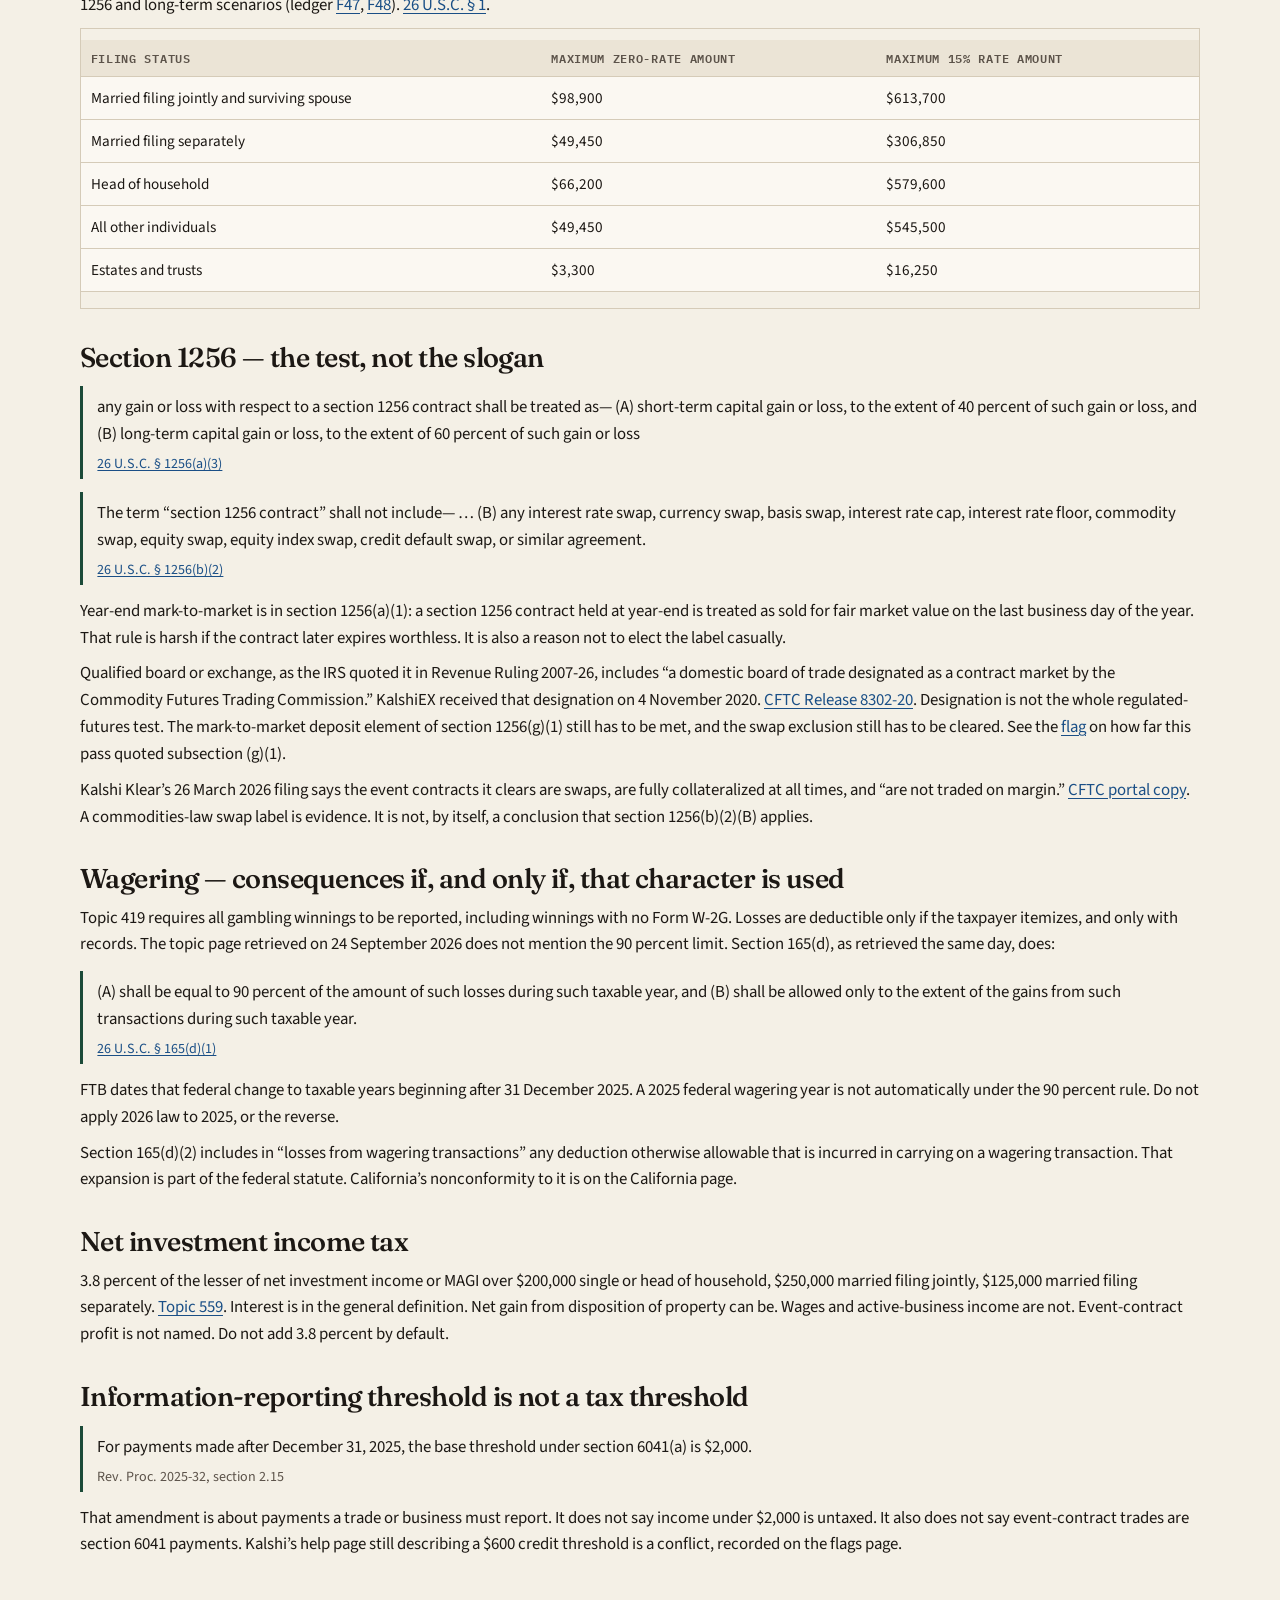
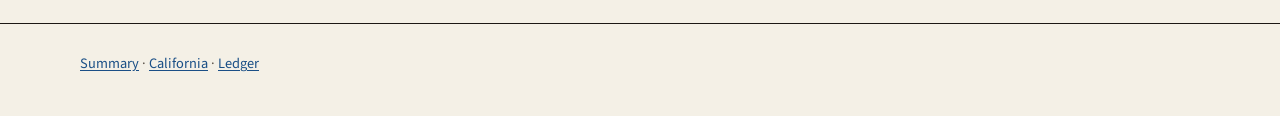
<file: federal.html>
<!DOCTYPE html>
<html lang="en">
<head>
  <meta charset="utf-8">
  <meta name="viewport" content="width=device-width, initial-scale=1">
  <title>Federal tax — TAXKALSHI</title>
  <link rel="icon" href="assets/favicon.svg" type="image/svg+xml">
  <link rel="preconnect" href="https://fonts.googleapis.com">
  <link rel="preconnect" href="https://fonts.gstatic.com" crossorigin>
  <link href="https://fonts.googleapis.com/css2?family=Fraunces:opsz,wght@9..144,460;9..144,560&family=IBM+Plex+Mono:wght@400;600&family=Source+Sans+3:wght@400;600;700&display=swap" rel="stylesheet">
  <link rel="stylesheet" href="assets/site.css">
</head>
<body data-page="federal">
  <a class="skip" href="#main">Skip to content</a>
  <header class="mast">
    <div class="mast-inner">
      <a class="brand" href="index.html">
        <p class="brand-kicker">Federal</p>
        <p class="brand-title">What the Code and the IRS actually say</p>
        <small>Tax year labels are on every number. 2025 and 2026 are not interchangeable.</small>
      </a>
      <p class="record">Record date <strong>24 September 2026</strong></p>
    </div>
  </header>
  <nav class="nav" aria-label="Primary">
    <div class="nav-inner">
      <a href="index.html" data-page="summary">Summary</a>
      <a href="calculator.html" data-page="calculator">Calculator</a>
      <a href="engine.html" data-page="engine">Decision engine</a>
      <a href="federal.html" data-page="federal">Federal</a>
      <a href="california.html" data-page="california">California</a>
      <a href="reporting.html" data-page="reporting">Forms and payment</a>
      <a href="ledger.html" data-page="ledger">Line-by-line ledger</a>
      <a href="flags.html" data-page="flags">Flags</a>
      <a href="method.html" data-page="method">How to extend</a>
    </div>
  </nav>
  <main id="main" class="wrap">
    <p class="lede">Federal tax on Kalshi earnings starts with section 61. It does not start with a platform form, and it does not start with a 60/40 assumption.</p>

    <h2>Inclusion</h2>
    <blockquote>
      <p>Except as otherwise provided in this subtitle, gross income means all income from whatever source derived, including (but not limited to) the following items: … (3) Gains derived from dealings in property; (4) Interest;</p>
      <cite><a href="https://www.law.cornell.edu/uscode/text/26/61">26 U.S.C. § 61(a)</a>, retrieved 24 September 2026</cite>
    </blockquote>
    <p>Contract profit and interest are listed separately. A referral credit is still income if no exclusion applies, even though it is not in the illustrative list. The list is “including but not limited to.”</p>

    <h2>If the contract is a capital asset — consequences only</h2>
    <p>This section states the consequences Topic 409 gives for capital assets. It does not find that an event contract is one. Section 1221 was not line-read in this pass. That gap is on the method page.</p>
    <ul class="clean">
      <li>Held more than one year before disposition: long-term. Held one year or less: short-term. Count from the day after acquisition through the day of disposition. <a href="https://www.irs.gov/taxtopics/tc409">Topic 409</a>.</li>
      <li>Net short-term capital gain is taxed as ordinary income at graduated rates.</li>
      <li>Net long-term capital gain can be taxed at 0, 15, or 20 percent, depending on taxable income. Other capital-gain rates (collectibles, unrecaptured section 1250, section 1202) were not matched to these contracts and are not applied here.</li>
      <li>Net capital loss offsets ordinary income only up to $3,000 ($1,500 if married filing separately). The rest carries forward. Topic 409.</li>
      <li>Report on Form 8949 and Schedule D if this is the character used.</li>
    </ul>

    <h3>2025 long-term breakpoints, from Topic 409</h3>
    <p class="small">Use these only for a 2025 return. Topic 409, retrieved 24 September 2026, still states the 2025 figures.</p>
    <div class="table-wrap">
      <table>
        <thead><tr><th>Status</th><th>0% if taxable income is at or under</th><th>15% ceiling</th></tr></thead>
        <tbody>
          <tr><td>Single</td><td>$48,350</td><td>$533,400</td></tr>
          <tr><td>Married filing separately</td><td>$48,350</td><td>$300,000</td></tr>
          <tr><td>Married filing jointly / qualifying surviving spouse</td><td>$96,700</td><td>$600,050</td></tr>
          <tr><td>Head of household</td><td>$64,750</td><td>$566,700</td></tr>
        </tbody>
      </table>
    </div>

    <h2>2026 ordinary rate tables</h2>
    <p>Copied from Revenue Procedure 2025-32, section 4.01. <a href="https://www.irs.gov/pub/irs-drop/rp-25-32.pdf">rp-25-32.pdf</a>. IR-2025-103 states the same single and joint thresholds in prose. <a href="https://www.irs.gov/newsroom/irs-releases-tax-inflation-adjustments-for-tax-year-2026-including-amendments-from-the-one-big-beautiful-bill">IR-2025-103</a>.</p>

    <h3>Table 3 — unmarried individuals, other than surviving spouses and heads of household</h3>
    <div class="table-wrap">
      <table>
        <thead><tr><th>If taxable income is</th><th>The tax is</th></tr></thead>
        <tbody>
          <tr><td>Not over $12,400</td><td>10% of the taxable income</td></tr>
          <tr><td>Over $12,400 but not over $50,400</td><td>$1,240 plus 12% of the excess over $12,400</td></tr>
          <tr><td>Over $50,400 but not over $105,700</td><td>$5,800 plus 22% of the excess over $50,400</td></tr>
          <tr><td>Over $105,700 but not over $201,775</td><td>$17,966 plus 24% of the excess over $105,700</td></tr>
          <tr><td>Over $201,775 but not over $256,225</td><td>$41,024 plus 32% of the excess over $201,775</td></tr>
          <tr><td>Over $256,225 but not over $640,600</td><td>$58,448 plus 35% of the excess over $256,225</td></tr>
          <tr><td>Over $640,600</td><td>$192,979.25 plus 37% of the excess over $640,600</td></tr>
        </tbody>
      </table>
    </div>

    <h3>Table 1 — married filing jointly and surviving spouses</h3>
    <div class="table-wrap">
      <table>
        <thead><tr><th>If taxable income is</th><th>The tax is</th></tr></thead>
        <tbody>
          <tr><td>Not over $24,800</td><td>10% of the taxable income</td></tr>
          <tr><td>Over $24,800 but not over $100,800</td><td>$2,480 plus 12% of the excess over $24,800</td></tr>
          <tr><td>Over $100,800 but not over $211,400</td><td>$11,600 plus 22% of the excess over $100,800</td></tr>
          <tr><td>Over $211,400 but not over $403,550</td><td>$35,932 plus 24% of the excess over $211,400</td></tr>
          <tr><td>Over $403,550 but not over $512,450</td><td>$82,048 plus 32% of the excess over $403,550</td></tr>
          <tr><td>Over $512,450 but not over $768,700</td><td>$116,896 plus 35% of the excess over $512,450</td></tr>
          <tr><td>Over $768,700</td><td>$206,583.50 plus 37% of the excess over $768,700</td></tr>
        </tbody>
      </table>
    </div>

    <h3>Table 4 — married filing separately</h3>
    <div class="table-wrap">
      <table>
        <thead><tr><th>If taxable income is</th><th>The tax is</th></tr></thead>
        <tbody>
          <tr><td>Not over $12,400</td><td>10% of the taxable income</td></tr>
          <tr><td>Over $12,400 but not over $50,400</td><td>$1,240 plus 12% of the excess over $12,400</td></tr>
          <tr><td>Over $50,400 but not over $105,700</td><td>$5,800 plus 22% of the excess over $50,400</td></tr>
          <tr><td>Over $105,700 but not over $201,775</td><td>$17,966 plus 24% of the excess over $105,700</td></tr>
          <tr><td>Over $201,775 but not over $256,225</td><td>$41,024 plus 32% of the excess over $201,775</td></tr>
          <tr><td>Over $256,225 but not over $384,350</td><td>$58,448 plus 35% of the excess over $256,225</td></tr>
          <tr><td>Over $384,350</td><td>$103,291.75 plus 37% of the excess over $384,350</td></tr>
        </tbody>
      </table>
    </div>

    <h3>Table 2 — heads of household</h3>
    <div class="table-wrap">
      <table>
        <thead><tr><th>If taxable income is</th><th>The tax is</th></tr></thead>
        <tbody>
          <tr><td>Not over $17,700</td><td>10% of the taxable income</td></tr>
          <tr><td>Over $17,700 but not over $67,450</td><td>$1,770 plus 12% of the excess over $17,700</td></tr>
          <tr><td>Over $67,450 but not over $105,700</td><td>$7,740 plus 22% of the excess over $67,450</td></tr>
          <tr><td>Over $105,700 but not over $201,750</td><td>$16,155 plus 24% of the excess over $105,700</td></tr>
          <tr><td>Over $201,750 but not over $256,200</td><td>$39,207 plus 32% of the excess over $201,750</td></tr>
          <tr><td>Over $256,200 but not over $640,600</td><td>$56,631 plus 35% of the excess over $256,200</td></tr>
          <tr><td>Over $640,600</td><td>$191,171 plus 37% of the excess over $640,600</td></tr>
        </tbody>
      </table>
    </div>
    <p>2026 standard deduction, IR-2025-103: $16,100 single or married filing separately; $32,200 married filing jointly; $24,150 head of household. The 2025 standard deduction under the same release is $15,750, $31,500, and $23,625 for those statuses.</p>

    <h2>2026 long-term capital-gain amounts</h2>
    <p>Revenue Procedure 2025-32, section 4.03. The 20 percent rate applies above the 15 percent amount. These are not California numbers.</p>
    <p>How the breakpoints are applied: 26 U.S.C. § 1(h)(1) computes ordinary tax on taxable income reduced by the net capital gain, then taxes the adjusted net capital gain at 0 percent to the extent it fits below the maximum zero rate amount, 15 percent up to the maximum 15-percent rate amount, and 20 percent above. Section 1(j)(5) supplies those dollar amounts for years after 2017. Ordinary income is counted first; the gain is stacked on top. The <a href="calculator.html">calculator</a> uses this rule for its section 1256 and long-term scenarios (ledger <a href="ledger.html#F47">F47</a>, <a href="ledger.html#F48">F48</a>). <a href="https://www.law.cornell.edu/uscode/text/26/1">26 U.S.C. § 1</a>.</p>
    <div class="table-wrap">
      <table>
        <thead><tr><th>Filing status</th><th>Maximum zero-rate amount</th><th>Maximum 15% rate amount</th></tr></thead>
        <tbody>
          <tr><td>Married filing jointly and surviving spouse</td><td>$98,900</td><td>$613,700</td></tr>
          <tr><td>Married filing separately</td><td>$49,450</td><td>$306,850</td></tr>
          <tr><td>Head of household</td><td>$66,200</td><td>$579,600</td></tr>
          <tr><td>All other individuals</td><td>$49,450</td><td>$545,500</td></tr>
          <tr><td>Estates and trusts</td><td>$3,300</td><td>$16,250</td></tr>
        </tbody>
      </table>
    </div>

    <h2>Section 1256 — the test, not the slogan</h2>
    <blockquote>
      <p>any gain or loss with respect to a section 1256 contract shall be treated as— (A) short-term capital gain or loss, to the extent of 40 percent of such gain or loss, and (B) long-term capital gain or loss, to the extent of 60 percent of such gain or loss</p>
      <cite><a href="https://www.law.cornell.edu/uscode/text/26/1256">26 U.S.C. § 1256(a)(3)</a></cite>
    </blockquote>
    <blockquote>
      <p>The term “section 1256 contract” shall not include— … (B) any interest rate swap, currency swap, basis swap, interest rate cap, interest rate floor, commodity swap, equity swap, equity index swap, credit default swap, or similar agreement.</p>
      <cite><a href="https://www.law.cornell.edu/uscode/text/26/1256">26 U.S.C. § 1256(b)(2)</a></cite>
    </blockquote>
    <p>Year-end mark-to-market is in section 1256(a)(1): a section 1256 contract held at year-end is treated as sold for fair market value on the last business day of the year. That rule is harsh if the contract later expires worthless. It is also a reason not to elect the label casually.</p>
    <p>Qualified board or exchange, as the IRS quoted it in Revenue Ruling 2007-26, includes “a domestic board of trade designated as a contract market by the Commodity Futures Trading Commission.” KalshiEX received that designation on 4 November 2020. <a href="https://www.cftc.gov/PressRoom/PressReleases/8302-20">CFTC Release 8302-20</a>. Designation is not the whole regulated-futures test. The mark-to-market deposit element of section 1256(g)(1) still has to be met, and the swap exclusion still has to be cleared. See the <a href="flags.html">flag</a> on how far this pass quoted subsection (g)(1).</p>
    <p>Kalshi Klear’s 26 March 2026 filing says the event contracts it clears are swaps, are fully collateralized at all times, and “are not traded on margin.” <a href="https://www.cftc.gov/media/13696/KKL%20-%2004-06-2026%20-%20Binary%20Option%20Event%20Contracts/download">CFTC portal copy</a>. A commodities-law swap label is evidence. It is not, by itself, a conclusion that section 1256(b)(2)(B) applies.</p>

    <h2>Wagering — consequences if, and only if, that character is used</h2>
    <p>Topic 419 requires all gambling winnings to be reported, including winnings with no Form W-2G. Losses are deductible only if the taxpayer itemizes, and only with records. The topic page retrieved on 24 September 2026 does not mention the 90 percent limit. Section 165(d), as retrieved the same day, does:</p>
    <blockquote>
      <p>(A) shall be equal to 90 percent of the amount of such losses during such taxable year, and (B) shall be allowed only to the extent of the gains from such transactions during such taxable year.</p>
      <cite><a href="https://www.law.cornell.edu/uscode/text/26/165">26 U.S.C. § 165(d)(1)</a></cite>
    </blockquote>
    <p>FTB dates that federal change to taxable years beginning after 31 December 2025. A 2025 federal wagering year is not automatically under the 90 percent rule. Do not apply 2026 law to 2025, or the reverse.</p>
    <p>Section 165(d)(2) includes in “losses from wagering transactions” any deduction otherwise allowable that is incurred in carrying on a wagering transaction. That expansion is part of the federal statute. California’s nonconformity to it is on the California page.</p>

    <h2>Net investment income tax</h2>
    <p>3.8 percent of the lesser of net investment income or MAGI over $200,000 single or head of household, $250,000 married filing jointly, $125,000 married filing separately. <a href="https://www.irs.gov/taxtopics/tc559">Topic 559</a>. Interest is in the general definition. Net gain from disposition of property can be. Wages and active-business income are not. Event-contract profit is not named. Do not add 3.8 percent by default.</p>

    <h2>Information-reporting threshold is not a tax threshold</h2>
    <blockquote>
      <p>For payments made after December 31, 2025, the base threshold under section 6041(a) is $2,000.</p>
      <cite>Rev. Proc. 2025-32, section 2.15</cite>
    </blockquote>
    <p>That amendment is about payments a trade or business must report. It does not say income under $2,000 is untaxed. It also does not say event-contract trades are section 6041 payments. Kalshi’s help page still describing a $600 credit threshold is a conflict, recorded on the flags page.</p>
  </main>
  <footer class="site"><div class="footer-inner"><p><a href="index.html">Summary</a> · <a href="california.html">California</a> · <a href="ledger.html">Ledger</a></p></div></footer>
  <script src="assets/site.js"></script>
</body>
</html>
</file>
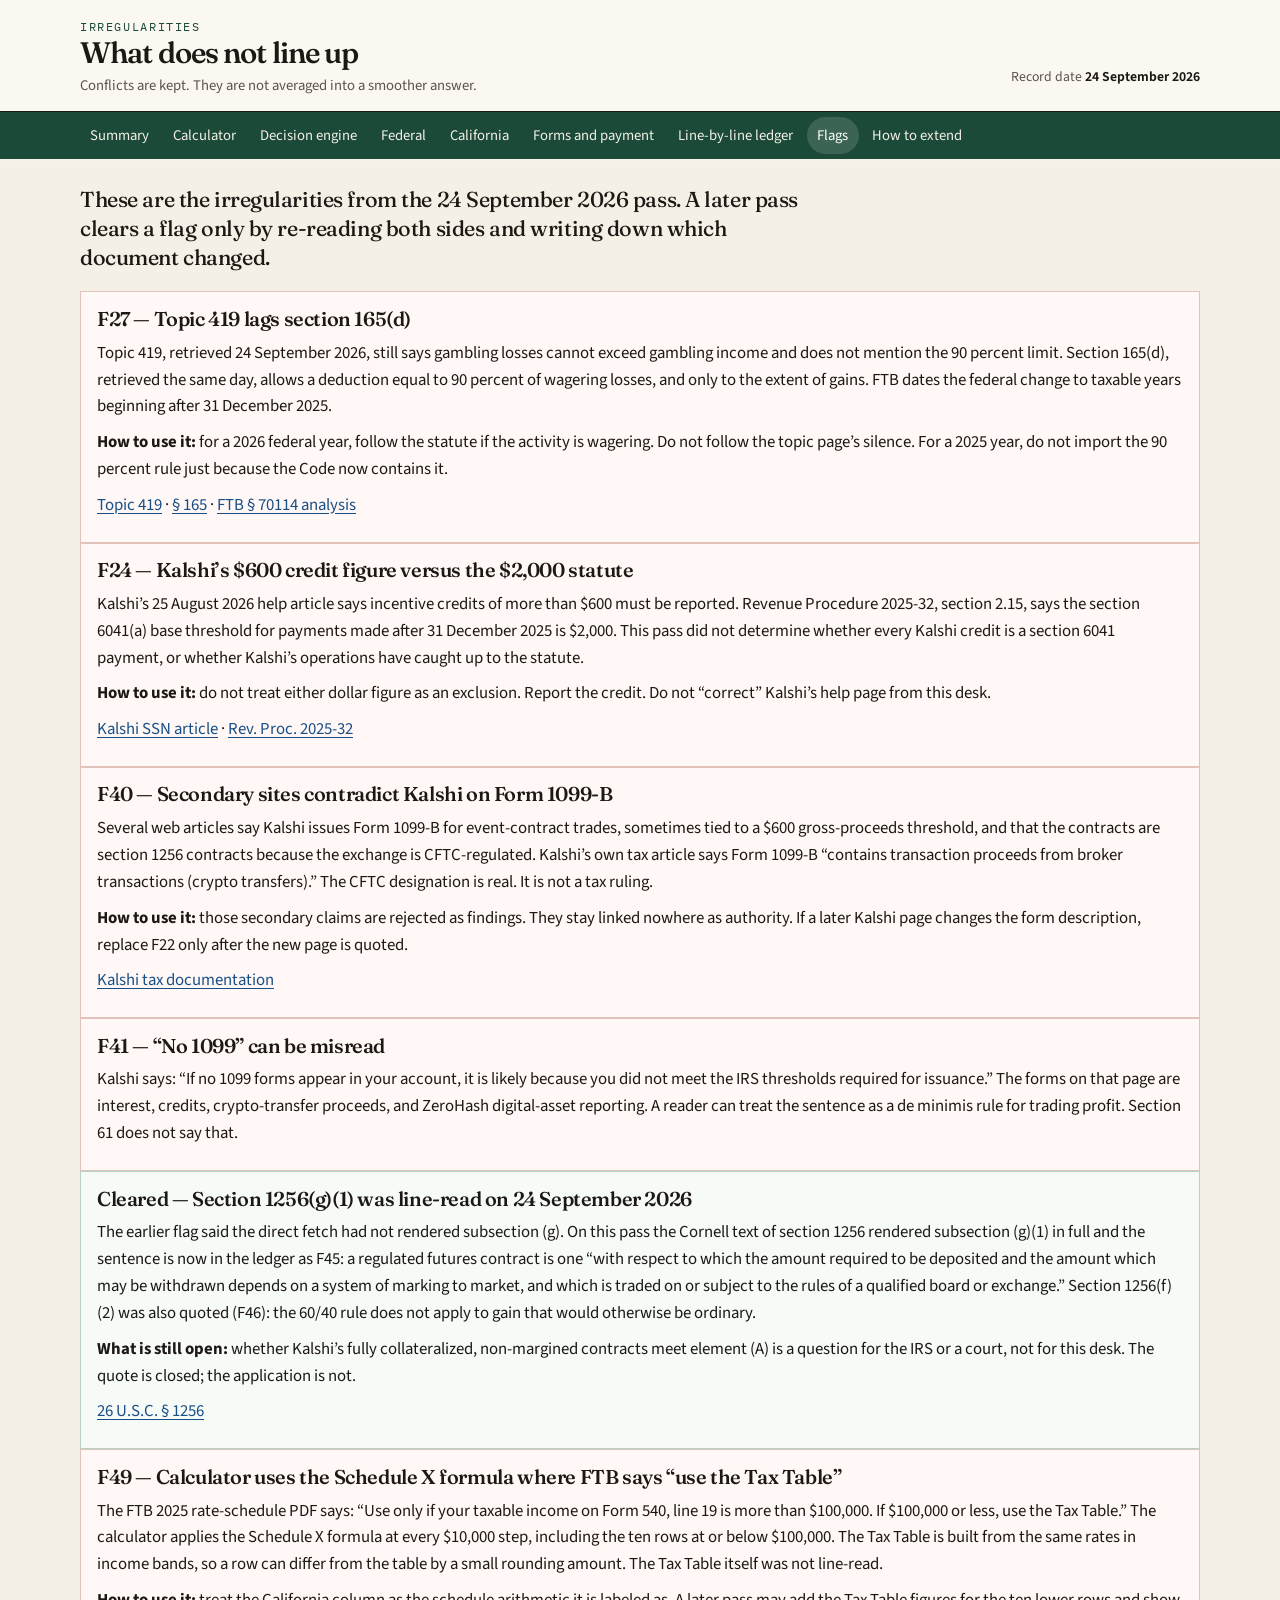
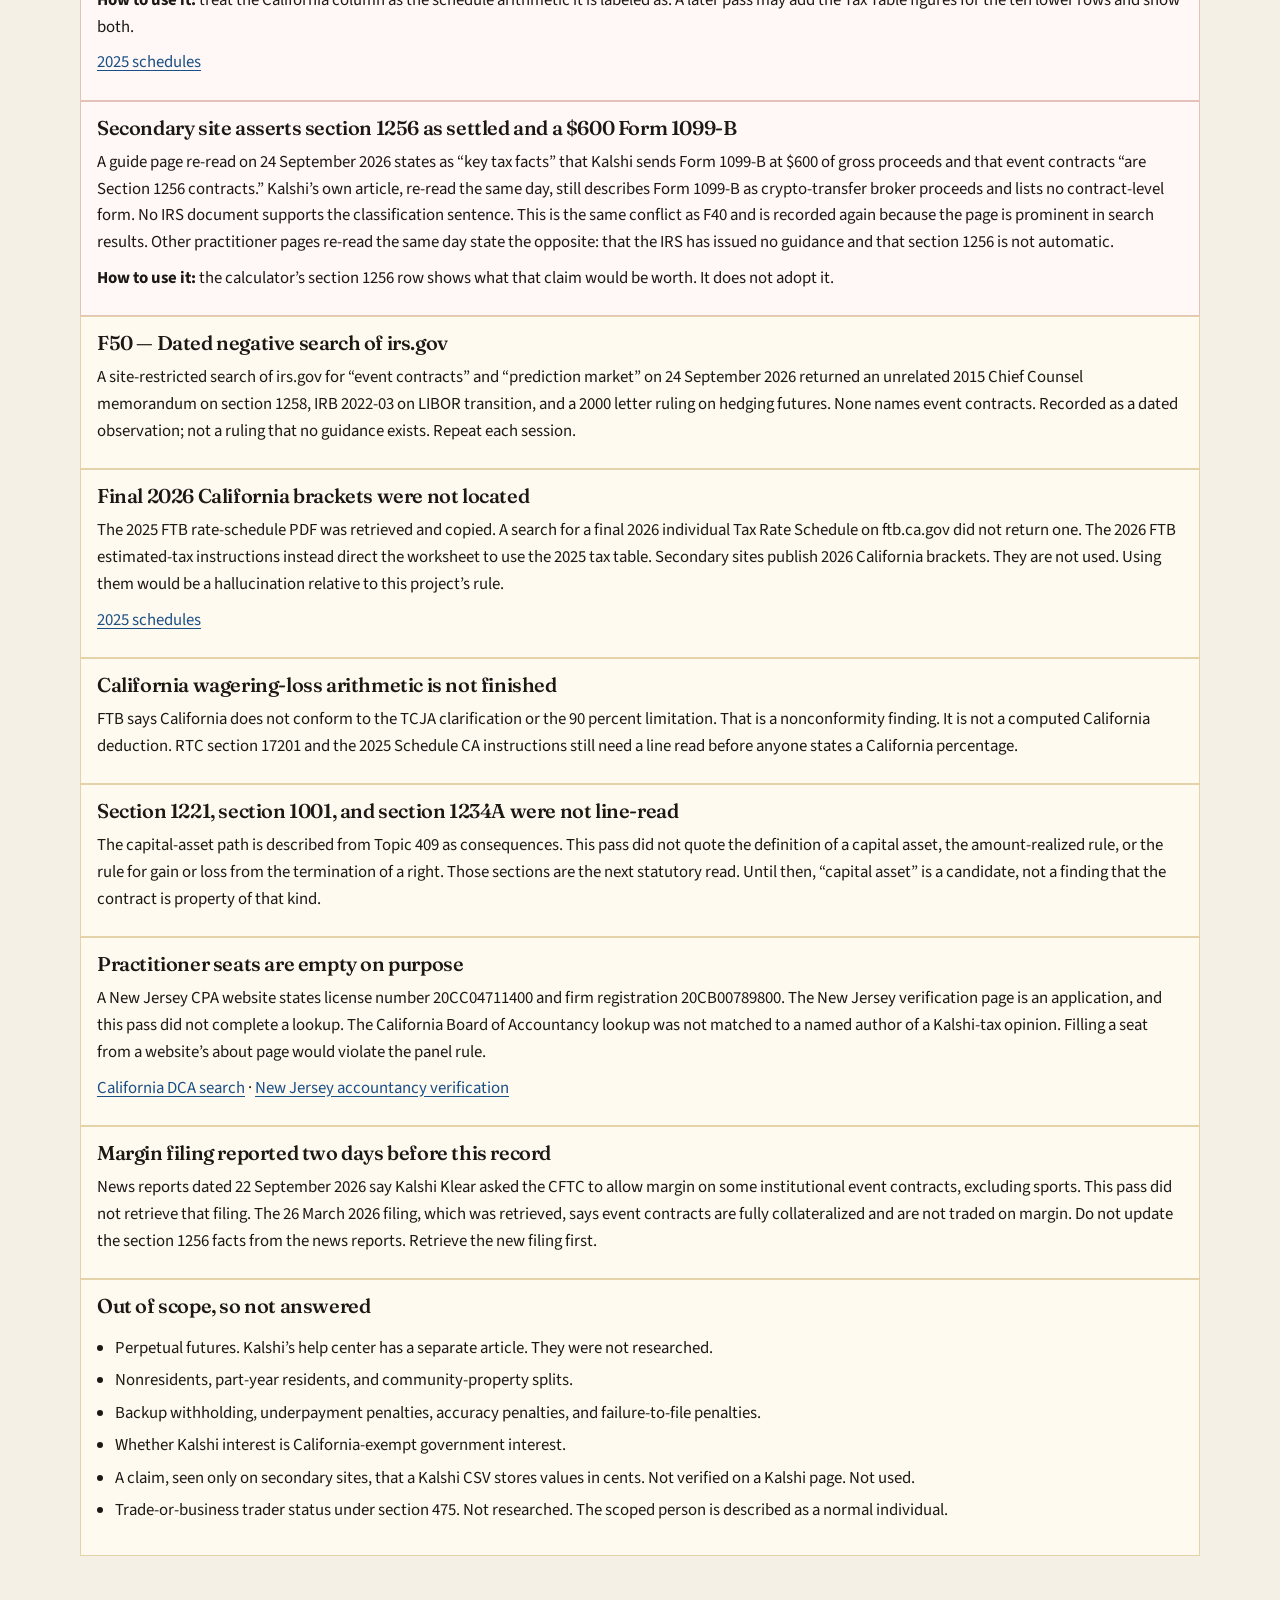
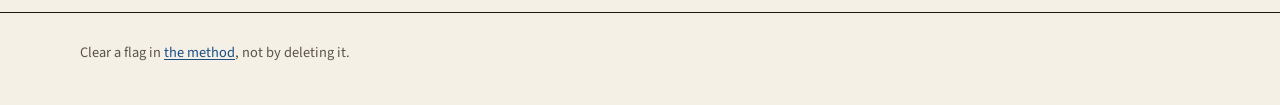
<file: flags.html>
<!DOCTYPE html>
<html lang="en">
<head>
  <meta charset="utf-8">
  <meta name="viewport" content="width=device-width, initial-scale=1">
  <title>Flags — TAXKALSHI</title>
  <link rel="icon" href="assets/favicon.svg" type="image/svg+xml">
  <link rel="preconnect" href="https://fonts.googleapis.com">
  <link rel="preconnect" href="https://fonts.gstatic.com" crossorigin>
  <link href="https://fonts.googleapis.com/css2?family=Fraunces:opsz,wght@9..144,460;9..144,560&family=IBM+Plex+Mono:wght@400;600&family=Source+Sans+3:wght@400;600;700&display=swap" rel="stylesheet">
  <link rel="stylesheet" href="assets/site.css">
</head>
<body data-page="flags">
  <a class="skip" href="#main">Skip to content</a>
  <header class="mast">
    <div class="mast-inner">
      <a class="brand" href="index.html">
        <p class="brand-kicker">Irregularities</p>
        <p class="brand-title">What does not line up</p>
        <small>Conflicts are kept. They are not averaged into a smoother answer.</small>
      </a>
      <p class="record">Record date <strong>24 September 2026</strong></p>
    </div>
  </header>
  <nav class="nav" aria-label="Primary">
    <div class="nav-inner">
      <a href="index.html" data-page="summary">Summary</a>
      <a href="calculator.html" data-page="calculator">Calculator</a>
      <a href="engine.html" data-page="engine">Decision engine</a>
      <a href="federal.html" data-page="federal">Federal</a>
      <a href="california.html" data-page="california">California</a>
      <a href="reporting.html" data-page="reporting">Forms and payment</a>
      <a href="ledger.html" data-page="ledger">Line-by-line ledger</a>
      <a href="flags.html" data-page="flags">Flags</a>
      <a href="method.html" data-page="method">How to extend</a>
    </div>
  </nav>
  <main id="main" class="wrap">
    <p class="lede">These are the irregularities from the 24 September 2026 pass. A later pass clears a flag only by re-reading both sides and writing down which document changed.</p>

    <article class="card card-flag">
      <h3>F27 — Topic 419 lags section 165(d)</h3>
      <p>Topic 419, retrieved 24 September 2026, still says gambling losses cannot exceed gambling income and does not mention the 90 percent limit. Section 165(d), retrieved the same day, allows a deduction equal to 90 percent of wagering losses, and only to the extent of gains. FTB dates the federal change to taxable years beginning after 31 December 2025.</p>
      <p><strong>How to use it:</strong> for a 2026 federal year, follow the statute if the activity is wagering. Do not follow the topic page’s silence. For a 2025 year, do not import the 90 percent rule just because the Code now contains it.</p>
      <p><a href="https://www.irs.gov/taxtopics/tc419">Topic 419</a> · <a href="https://www.law.cornell.edu/uscode/text/26/165">§ 165</a> · <a href="https://www.ftb.ca.gov/about-ftb/data-reports-plans/summary-of-federal-income-tax-changes/index.html">FTB § 70114 analysis</a></p>
    </article>

    <article class="card card-flag">
      <h3>F24 — Kalshi’s $600 credit figure versus the $2,000 statute</h3>
      <p>Kalshi’s 25 August 2026 help article says incentive credits of more than $600 must be reported. Revenue Procedure 2025-32, section 2.15, says the section 6041(a) base threshold for payments made after 31 December 2025 is $2,000. This pass did not determine whether every Kalshi credit is a section 6041 payment, or whether Kalshi’s operations have caught up to the statute.</p>
      <p><strong>How to use it:</strong> do not treat either dollar figure as an exclusion. Report the credit. Do not “correct” Kalshi’s help page from this desk.</p>
      <p><a href="https://help.kalshi.com/en/articles/16083491-how-to-add-your-social-security-number">Kalshi SSN article</a> · <a href="https://www.irs.gov/pub/irs-drop/rp-25-32.pdf">Rev. Proc. 2025-32</a></p>
    </article>

    <article class="card card-flag">
      <h3>F40 — Secondary sites contradict Kalshi on Form 1099-B</h3>
      <p>Several web articles say Kalshi issues Form 1099-B for event-contract trades, sometimes tied to a $600 gross-proceeds threshold, and that the contracts are section 1256 contracts because the exchange is CFTC-regulated. Kalshi’s own tax article says Form 1099-B “contains transaction proceeds from broker transactions (crypto transfers).” The CFTC designation is real. It is not a tax ruling.</p>
      <p><strong>How to use it:</strong> those secondary claims are rejected as findings. They stay linked nowhere as authority. If a later Kalshi page changes the form description, replace F22 only after the new page is quoted.</p>
      <p><a href="https://help.kalshi.com/en/articles/13823849-what-tax-documentation-does-kalshi-provide">Kalshi tax documentation</a></p>
    </article>

    <article class="card card-flag">
      <h3>F41 — “No 1099” can be misread</h3>
      <p>Kalshi says: “If no 1099 forms appear in your account, it is likely because you did not meet the IRS thresholds required for issuance.” The forms on that page are interest, credits, crypto-transfer proceeds, and ZeroHash digital-asset reporting. A reader can treat the sentence as a de minimis rule for trading profit. Section 61 does not say that.</p>
    </article>

    <article class="card card-settled">
      <h3>Cleared — Section 1256(g)(1) was line-read on 24 September 2026</h3>
      <p>The earlier flag said the direct fetch had not rendered subsection (g). On this pass the Cornell text of section 1256 rendered subsection (g)(1) in full and the sentence is now in the ledger as F45: a regulated futures contract is one “with respect to which the amount required to be deposited and the amount which may be withdrawn depends on a system of marking to market, and which is traded on or subject to the rules of a qualified board or exchange.” Section 1256(f)(2) was also quoted (F46): the 60/40 rule does not apply to gain that would otherwise be ordinary.</p>
      <p><strong>What is still open:</strong> whether Kalshi’s fully collateralized, non-margined contracts meet element (A) is a question for the IRS or a court, not for this desk. The quote is closed; the application is not.</p>
      <p><a href="https://www.law.cornell.edu/uscode/text/26/1256">26 U.S.C. § 1256</a></p>
    </article>

    <article class="card card-flag">
      <h3>F49 — Calculator uses the Schedule X formula where FTB says “use the Tax Table”</h3>
      <p>The FTB 2025 rate-schedule PDF says: “Use only if your taxable income on Form 540, line 19 is more than $100,000. If $100,000 or less, use the Tax Table.” The calculator applies the Schedule X formula at every $10,000 step, including the ten rows at or below $100,000. The Tax Table is built from the same rates in income bands, so a row can differ from the table by a small rounding amount. The Tax Table itself was not line-read.</p>
      <p><strong>How to use it:</strong> treat the California column as the schedule arithmetic it is labeled as. A later pass may add the Tax Table figures for the ten lower rows and show both.</p>
      <p><a href="https://www.ftb.ca.gov/forms/2025/2025-540-tax-rate-schedules.pdf">2025 schedules</a></p>
    </article>

    <article class="card card-flag">
      <h3>Secondary site asserts section 1256 as settled and a $600 Form 1099-B</h3>
      <p>A guide page re-read on 24 September 2026 states as “key tax facts” that Kalshi sends Form 1099-B at $600 of gross proceeds and that event contracts “are Section 1256 contracts.” Kalshi’s own article, re-read the same day, still describes Form 1099-B as crypto-transfer broker proceeds and lists no contract-level form. No IRS document supports the classification sentence. This is the same conflict as F40 and is recorded again because the page is prominent in search results. Other practitioner pages re-read the same day state the opposite: that the IRS has issued no guidance and that section 1256 is not automatic.</p>
      <p><strong>How to use it:</strong> the calculator’s section 1256 row shows what that claim would be worth. It does not adopt it.</p>
    </article>

    <article class="card card-open">
      <h3>F50 — Dated negative search of irs.gov</h3>
      <p>A site-restricted search of irs.gov for “event contracts” and “prediction market” on 24 September 2026 returned an unrelated 2015 Chief Counsel memorandum on section 1258, IRB 2022-03 on LIBOR transition, and a 2000 letter ruling on hedging futures. None names event contracts. Recorded as a dated observation; not a ruling that no guidance exists. Repeat each session.</p>
    </article>

    <article class="card card-open">
      <h3>Final 2026 California brackets were not located</h3>
      <p>The 2025 FTB rate-schedule PDF was retrieved and copied. A search for a final 2026 individual Tax Rate Schedule on ftb.ca.gov did not return one. The 2026 FTB estimated-tax instructions instead direct the worksheet to use the 2025 tax table. Secondary sites publish 2026 California brackets. They are not used. Using them would be a hallucination relative to this project’s rule.</p>
      <p><a href="https://www.ftb.ca.gov/forms/2025/2025-540-tax-rate-schedules.pdf">2025 schedules</a></p>
    </article>

    <article class="card card-open">
      <h3>California wagering-loss arithmetic is not finished</h3>
      <p>FTB says California does not conform to the TCJA clarification or the 90 percent limitation. That is a nonconformity finding. It is not a computed California deduction. RTC section 17201 and the 2025 Schedule CA instructions still need a line read before anyone states a California percentage.</p>
    </article>

    <article class="card card-open">
      <h3>Section 1221, section 1001, and section 1234A were not line-read</h3>
      <p>The capital-asset path is described from Topic 409 as consequences. This pass did not quote the definition of a capital asset, the amount-realized rule, or the rule for gain or loss from the termination of a right. Those sections are the next statutory read. Until then, “capital asset” is a candidate, not a finding that the contract is property of that kind.</p>
    </article>

    <article class="card card-open">
      <h3>Practitioner seats are empty on purpose</h3>
      <p>A New Jersey CPA website states license number 20CC04711400 and firm registration 20CB00789800. The New Jersey verification page is an application, and this pass did not complete a lookup. The California Board of Accountancy lookup was not matched to a named author of a Kalshi-tax opinion. Filling a seat from a website’s about page would violate the panel rule.</p>
      <p><a href="https://search.dca.ca.gov/">California DCA search</a> · <a href="https://www.njconsumeraffairs.gov/accold/Pages/verification.aspx">New Jersey accountancy verification</a></p>
    </article>

    <article class="card card-open">
      <h3>Margin filing reported two days before this record</h3>
      <p>News reports dated 22 September 2026 say Kalshi Klear asked the CFTC to allow margin on some institutional event contracts, excluding sports. This pass did not retrieve that filing. The 26 March 2026 filing, which was retrieved, says event contracts are fully collateralized and are not traded on margin. Do not update the section 1256 facts from the news reports. Retrieve the new filing first.</p>
    </article>

    <article class="card card-open">
      <h3>Out of scope, so not answered</h3>
      <ul class="clean">
        <li>Perpetual futures. Kalshi’s help center has a separate article. They were not researched.</li>
        <li>Nonresidents, part-year residents, and community-property splits.</li>
        <li>Backup withholding, underpayment penalties, accuracy penalties, and failure-to-file penalties.</li>
        <li>Whether Kalshi interest is California-exempt government interest.</li>
        <li>A claim, seen only on secondary sites, that a Kalshi CSV stores values in cents. Not verified on a Kalshi page. Not used.</li>
        <li>Trade-or-business trader status under section 475. Not researched. The scoped person is described as a normal individual.</li>
      </ul>
    </article>
  </main>
  <footer class="site"><div class="footer-inner"><p>Clear a flag in <a href="method.html">the method</a>, not by deleting it.</p></div></footer>
  <script src="assets/site.js"></script>
</body>
</html>
</file>
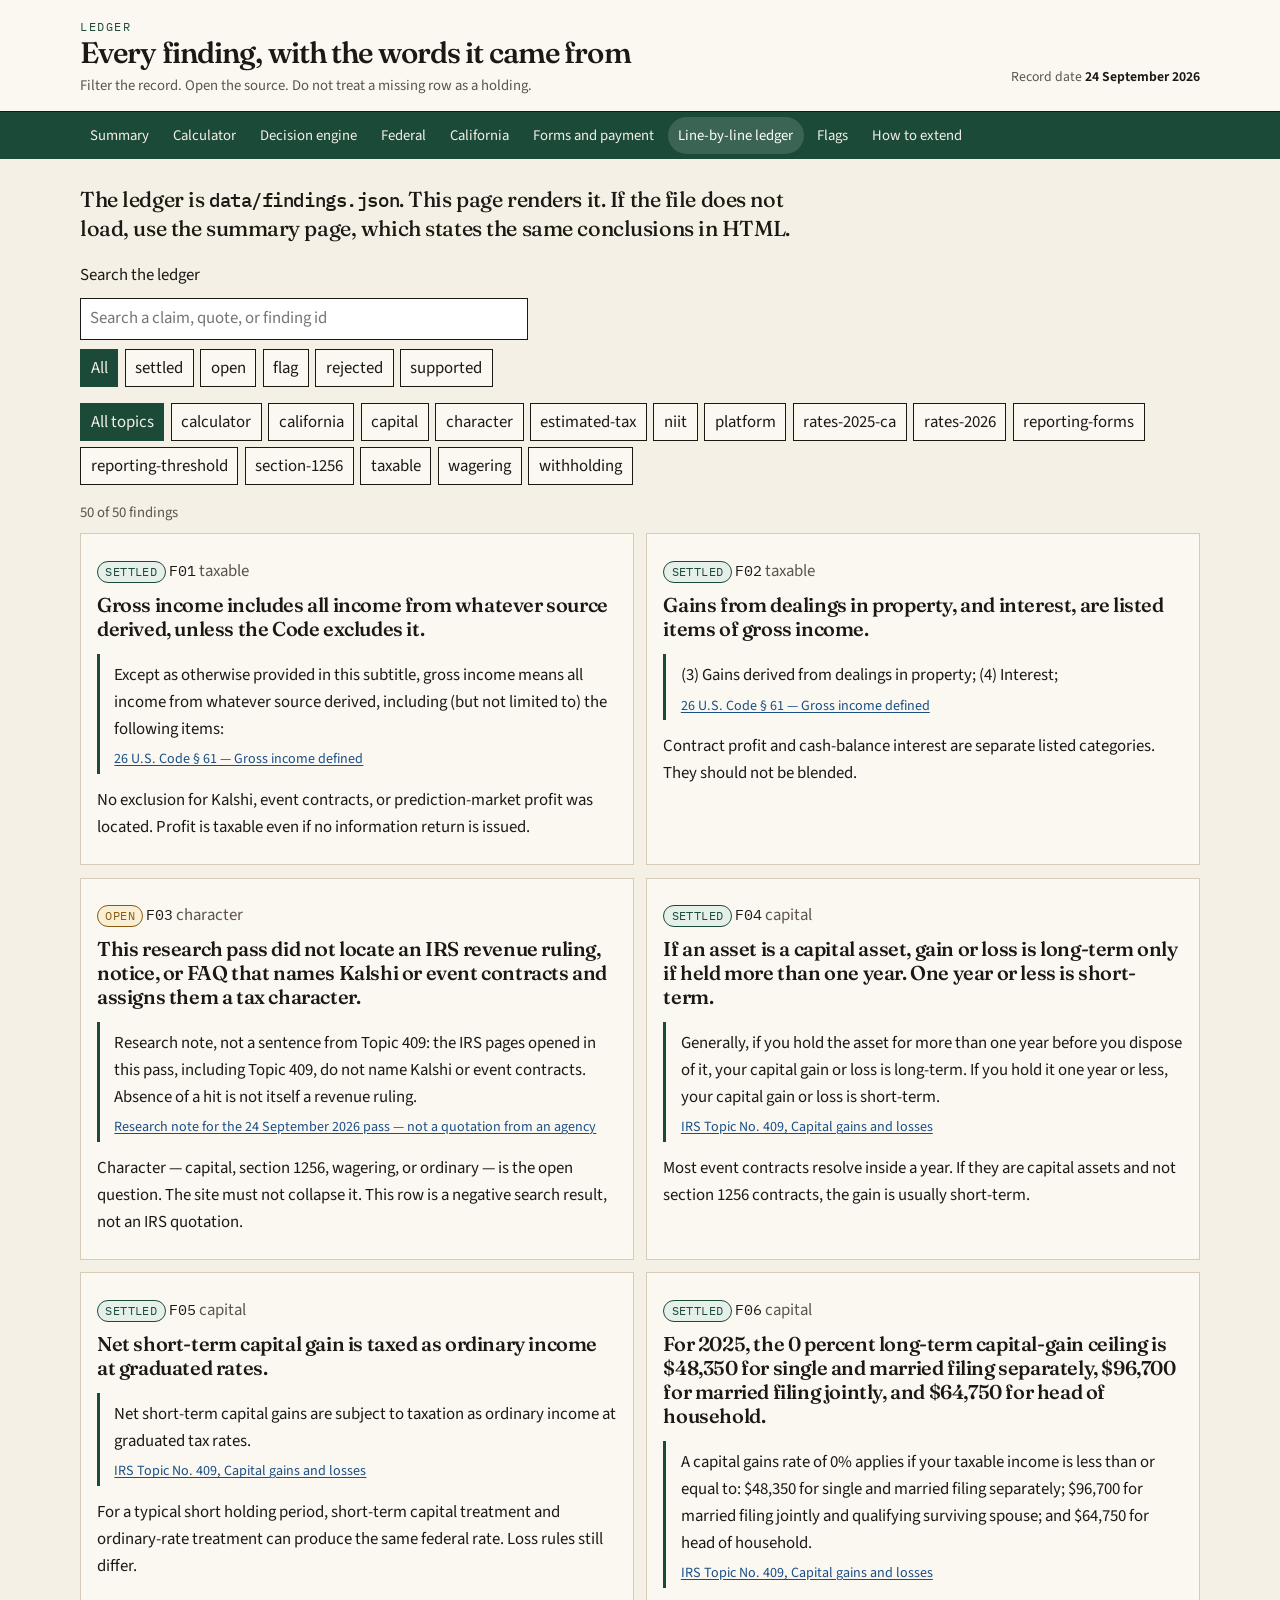
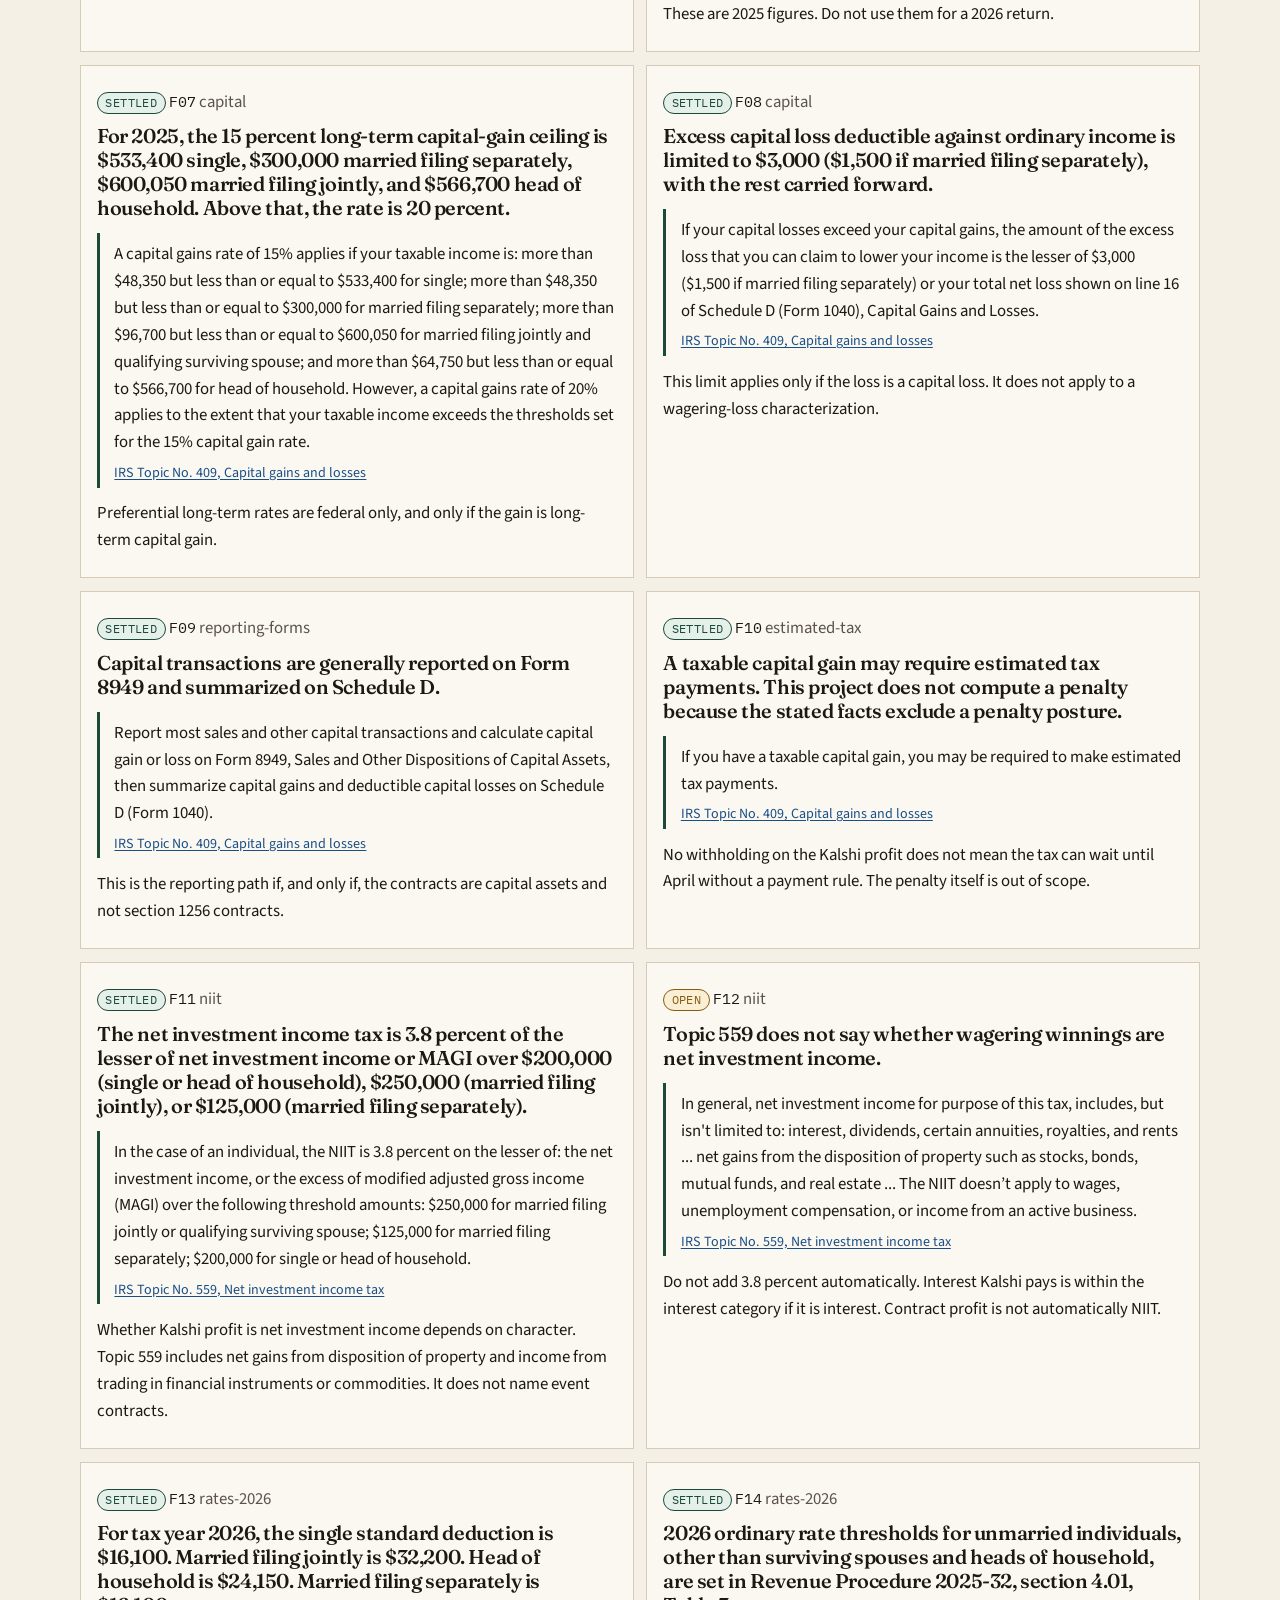
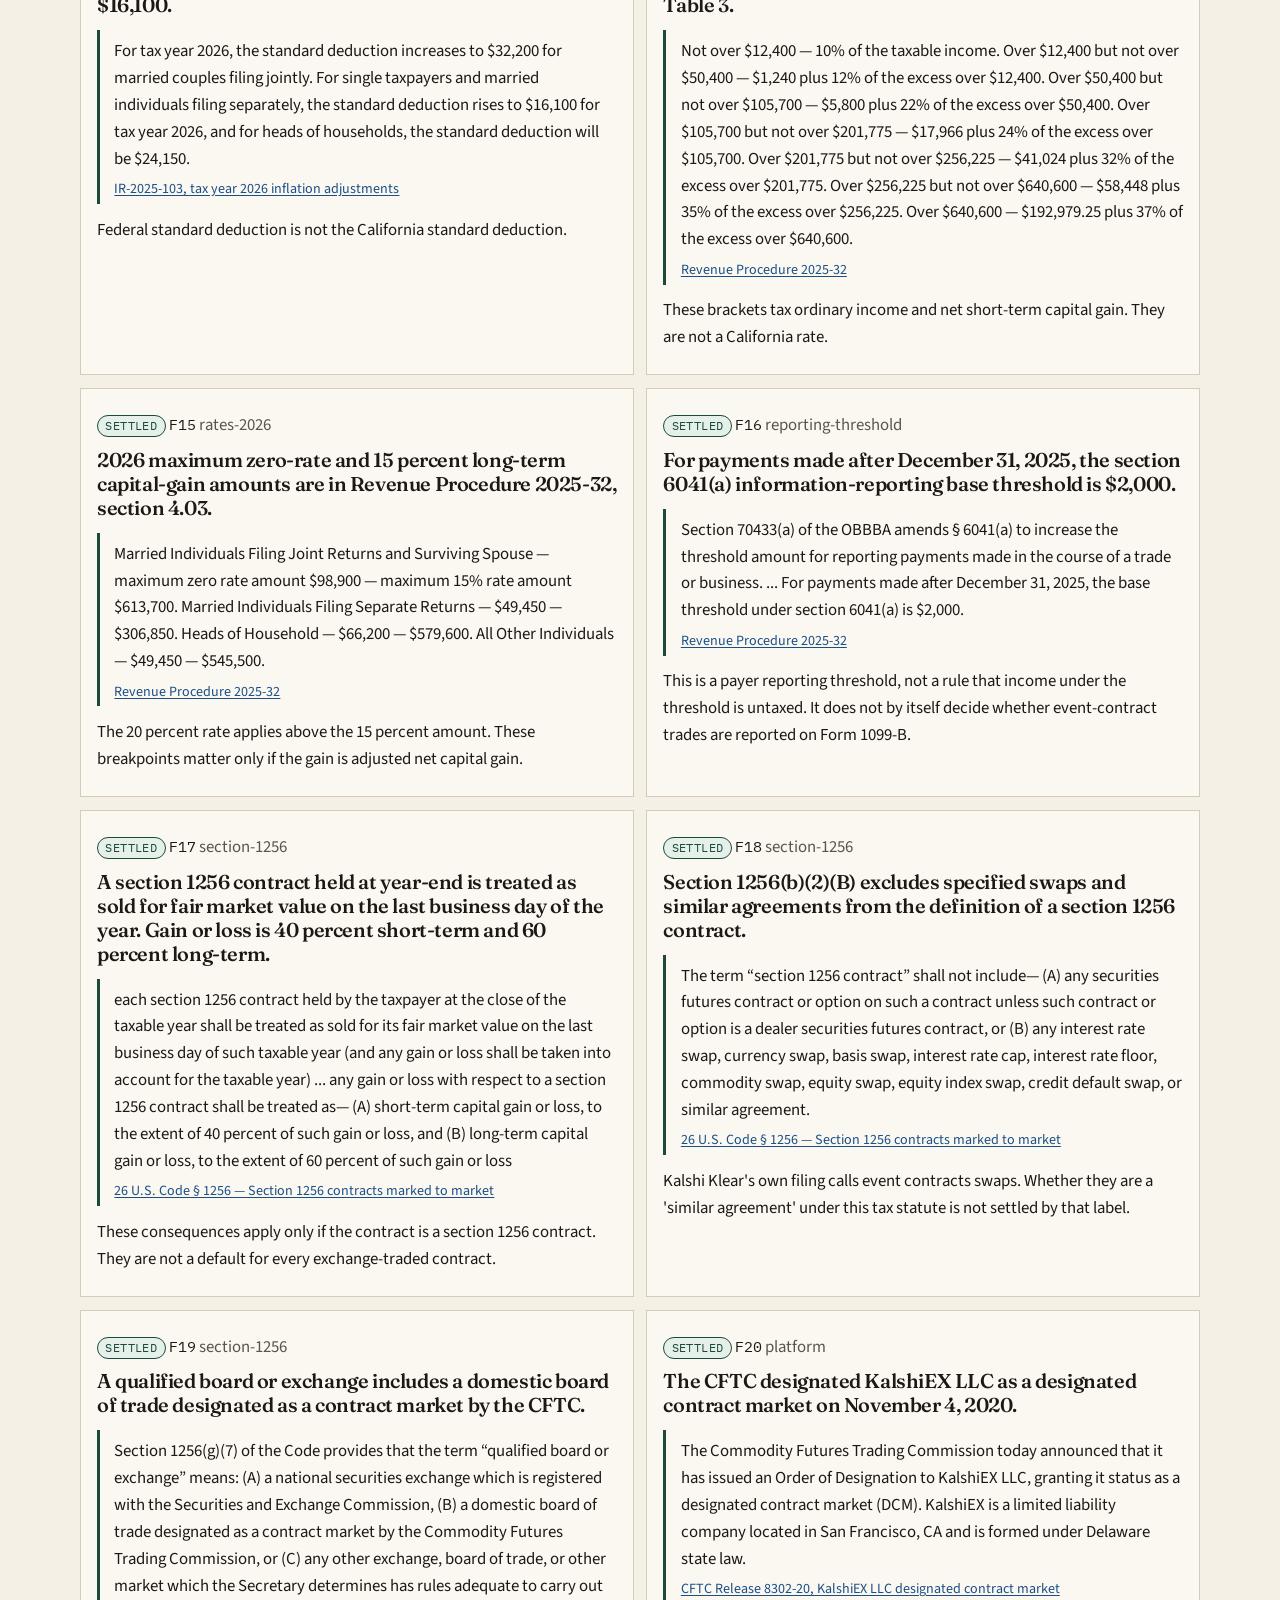
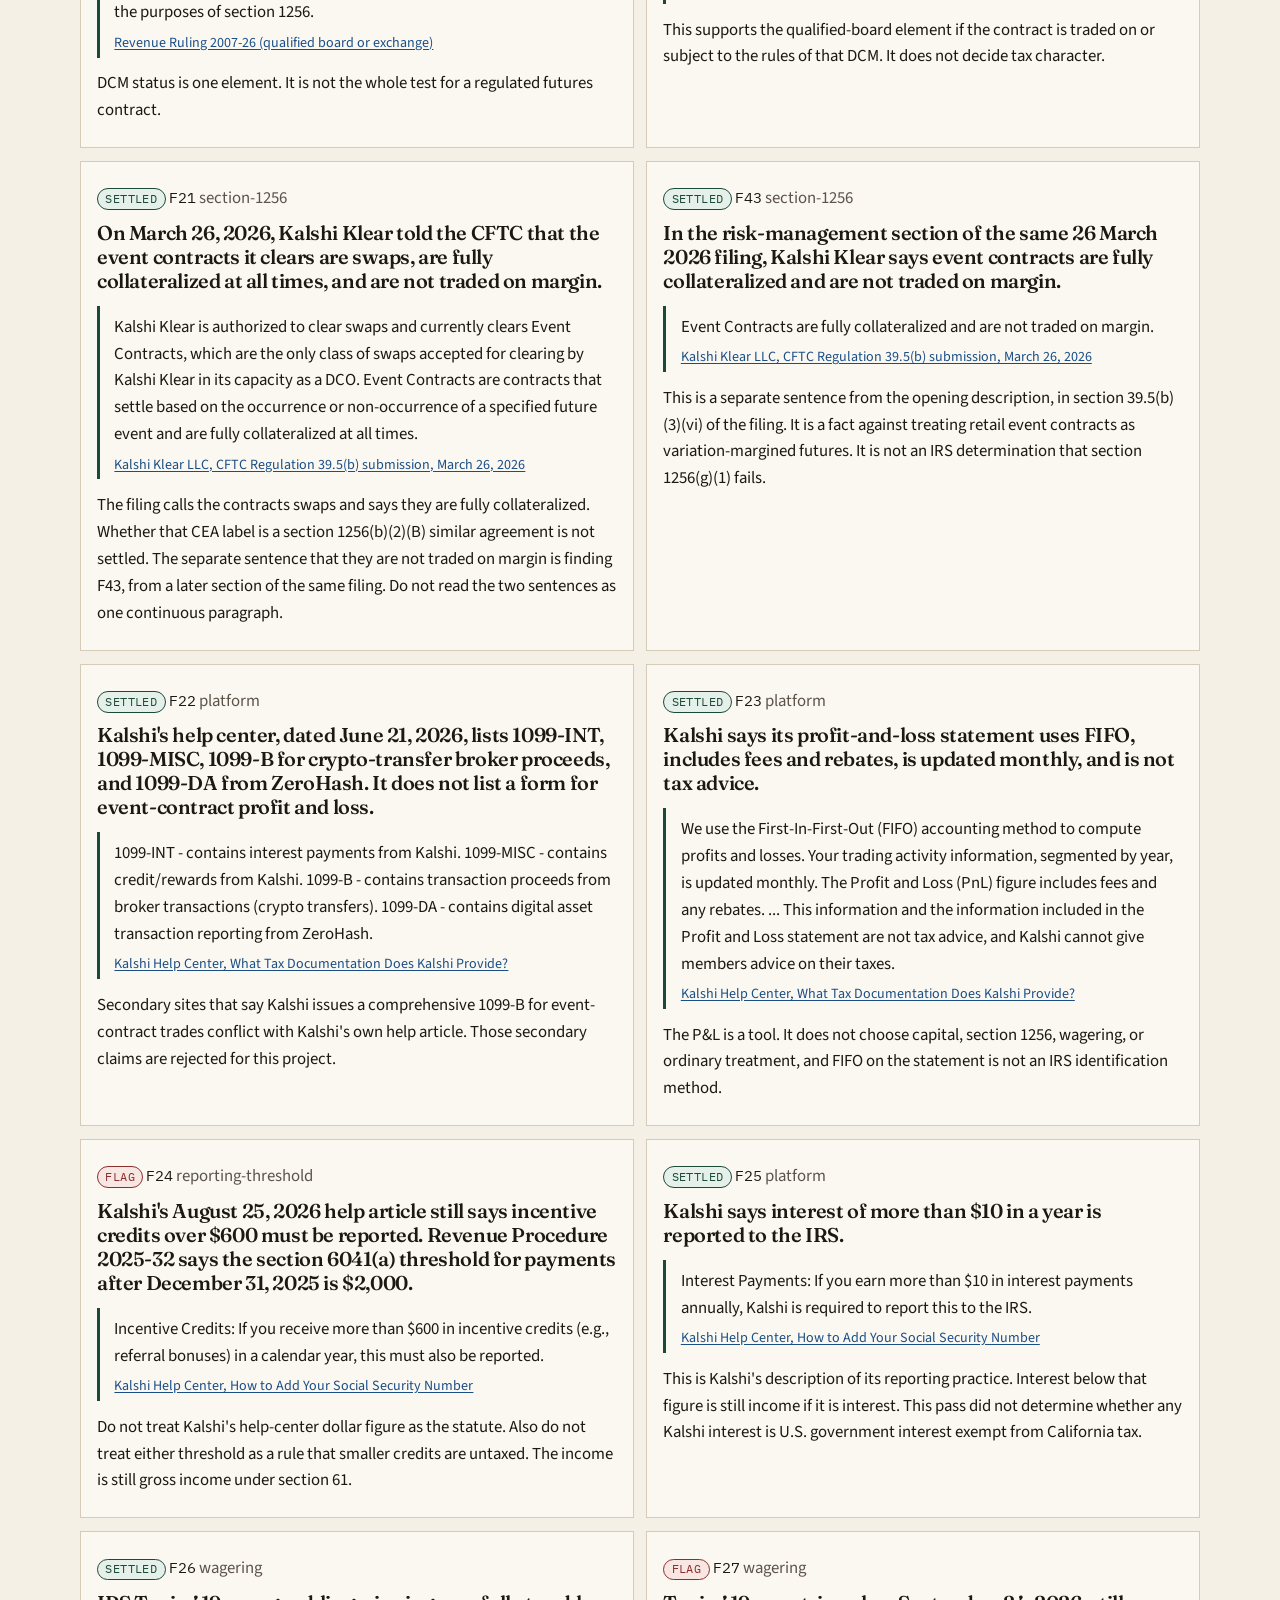
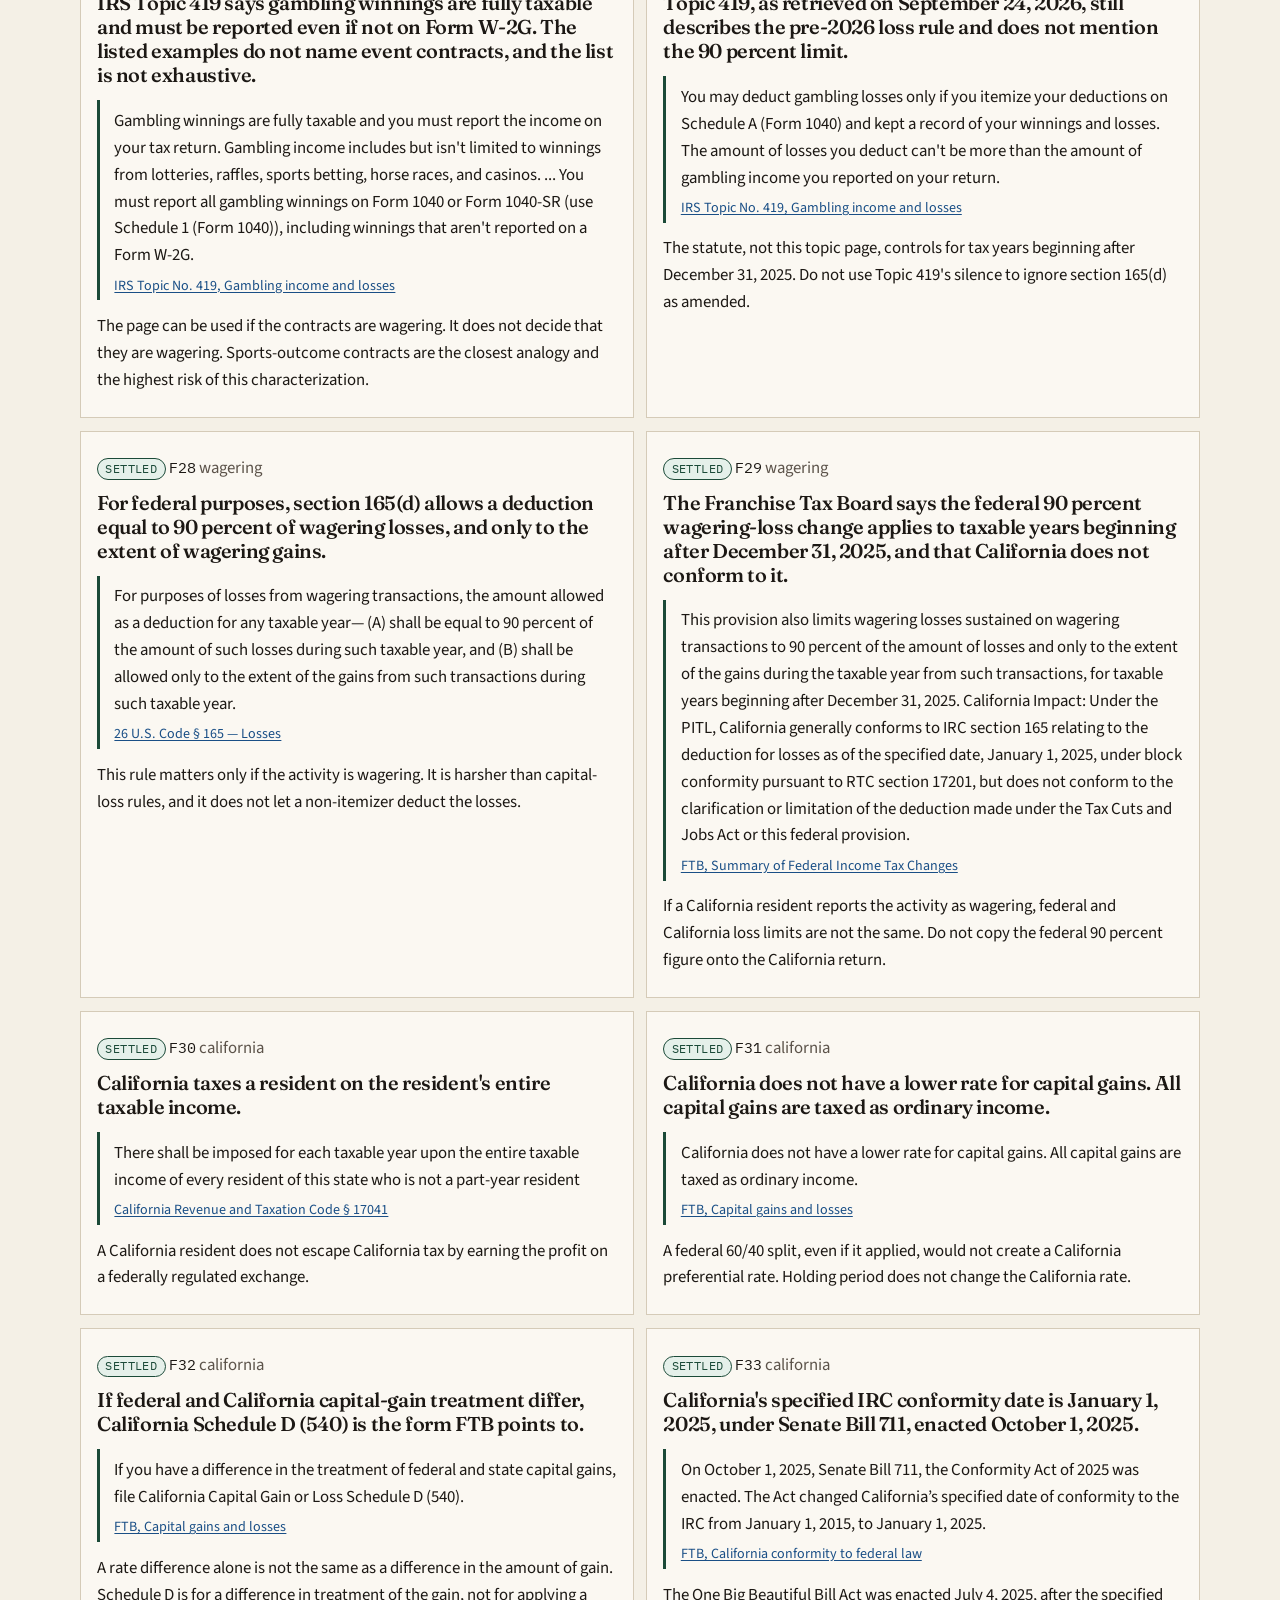
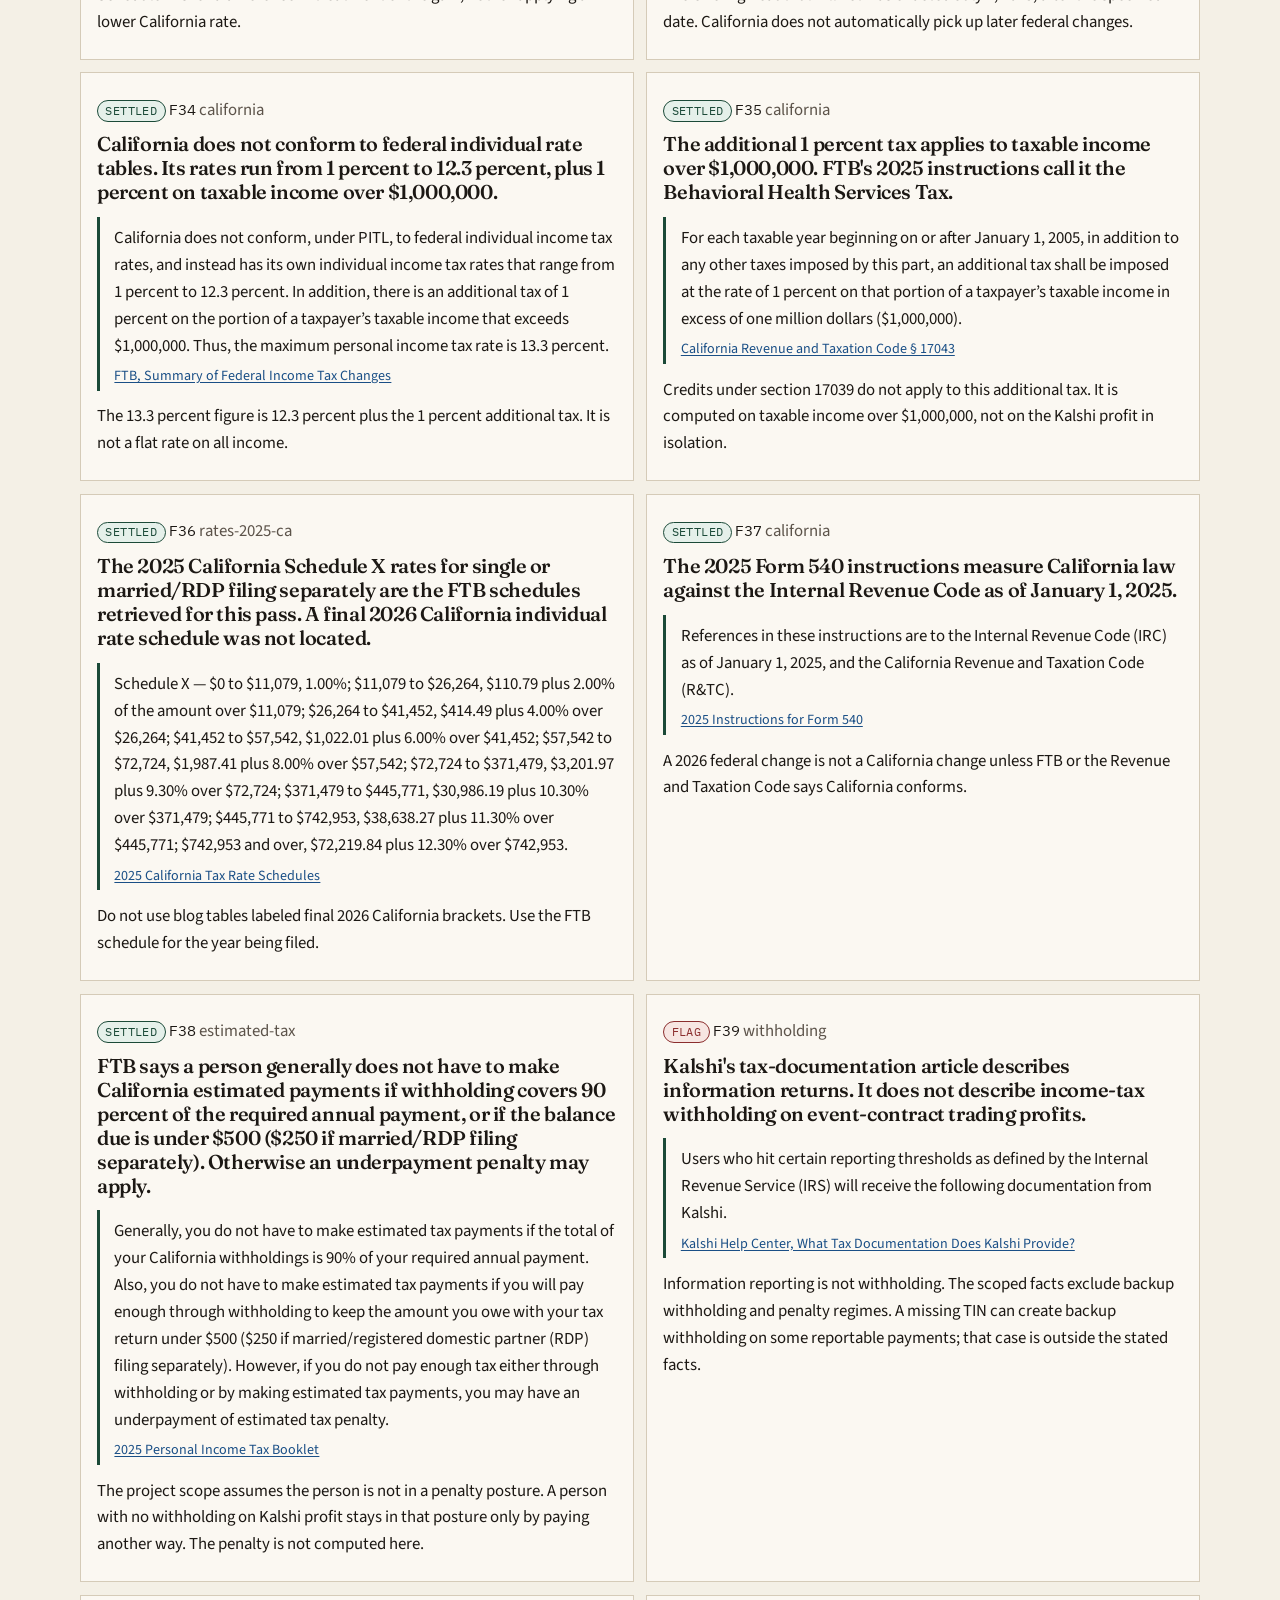
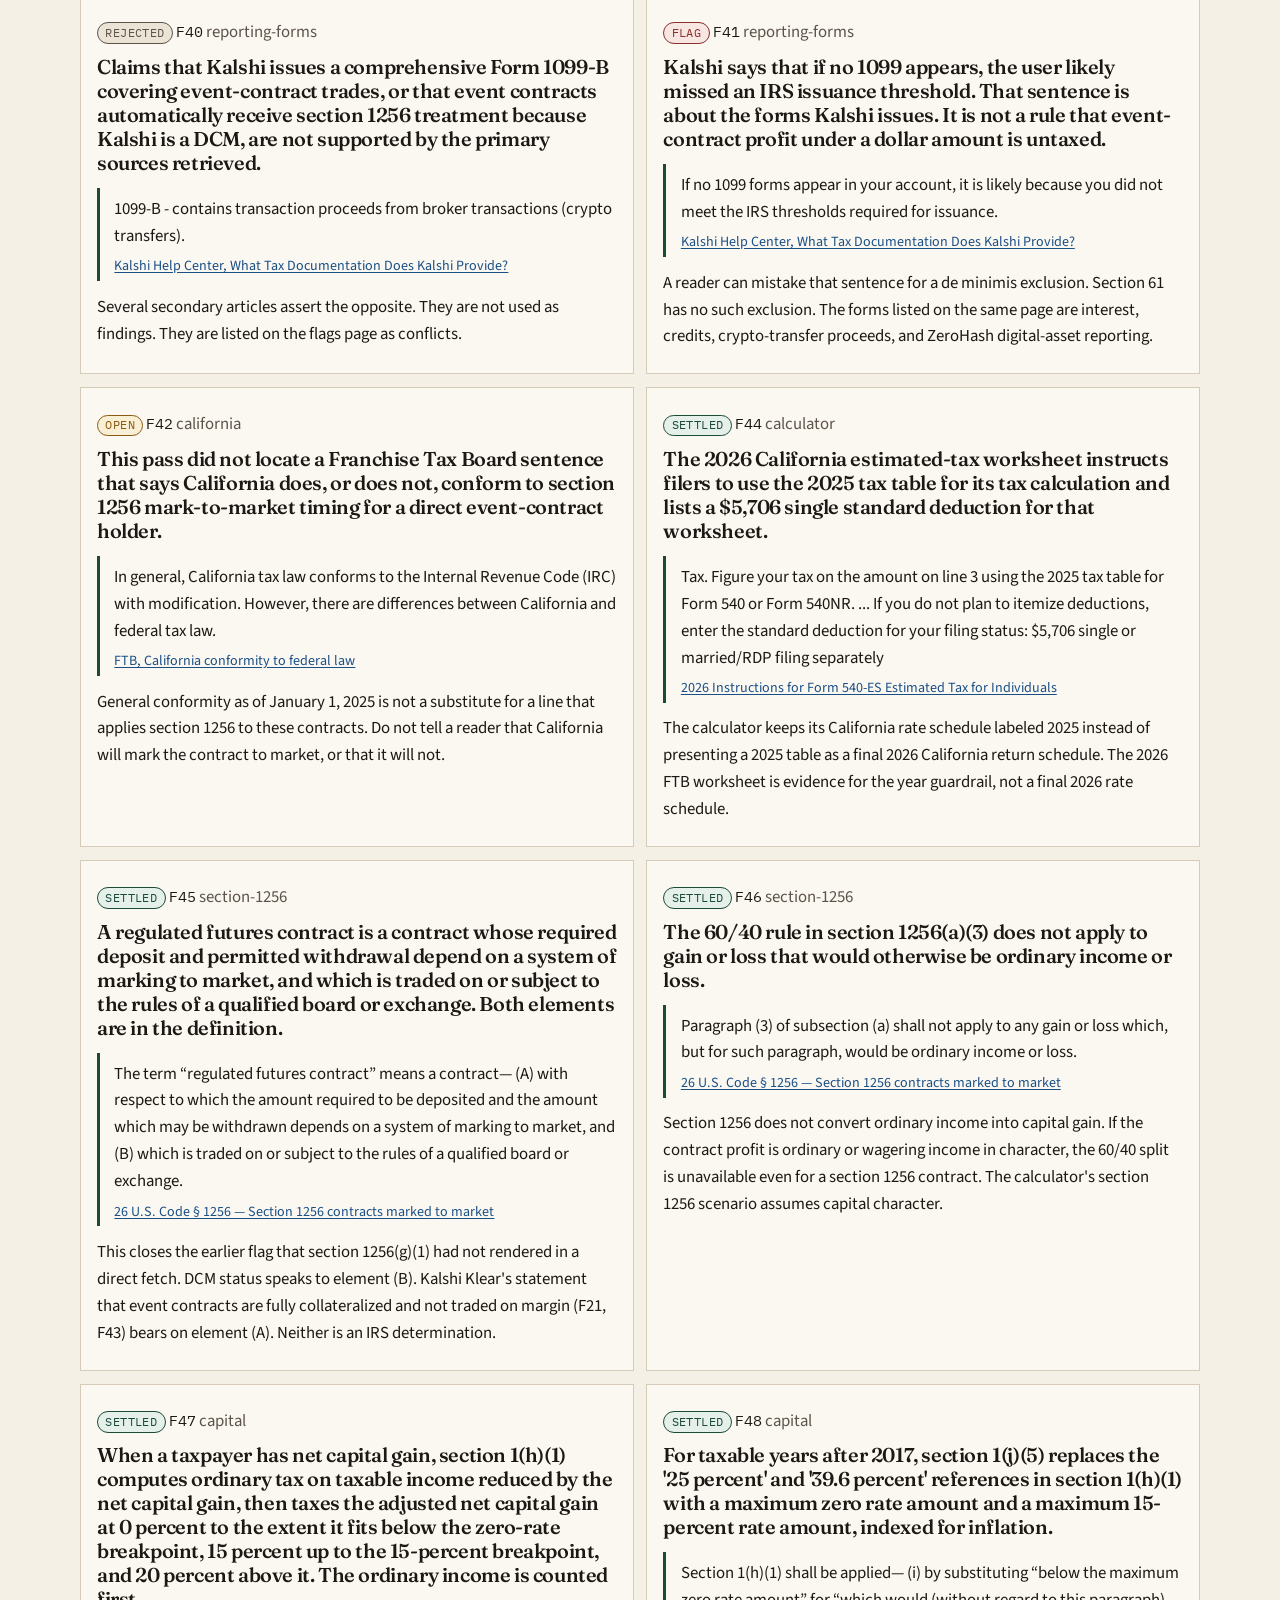
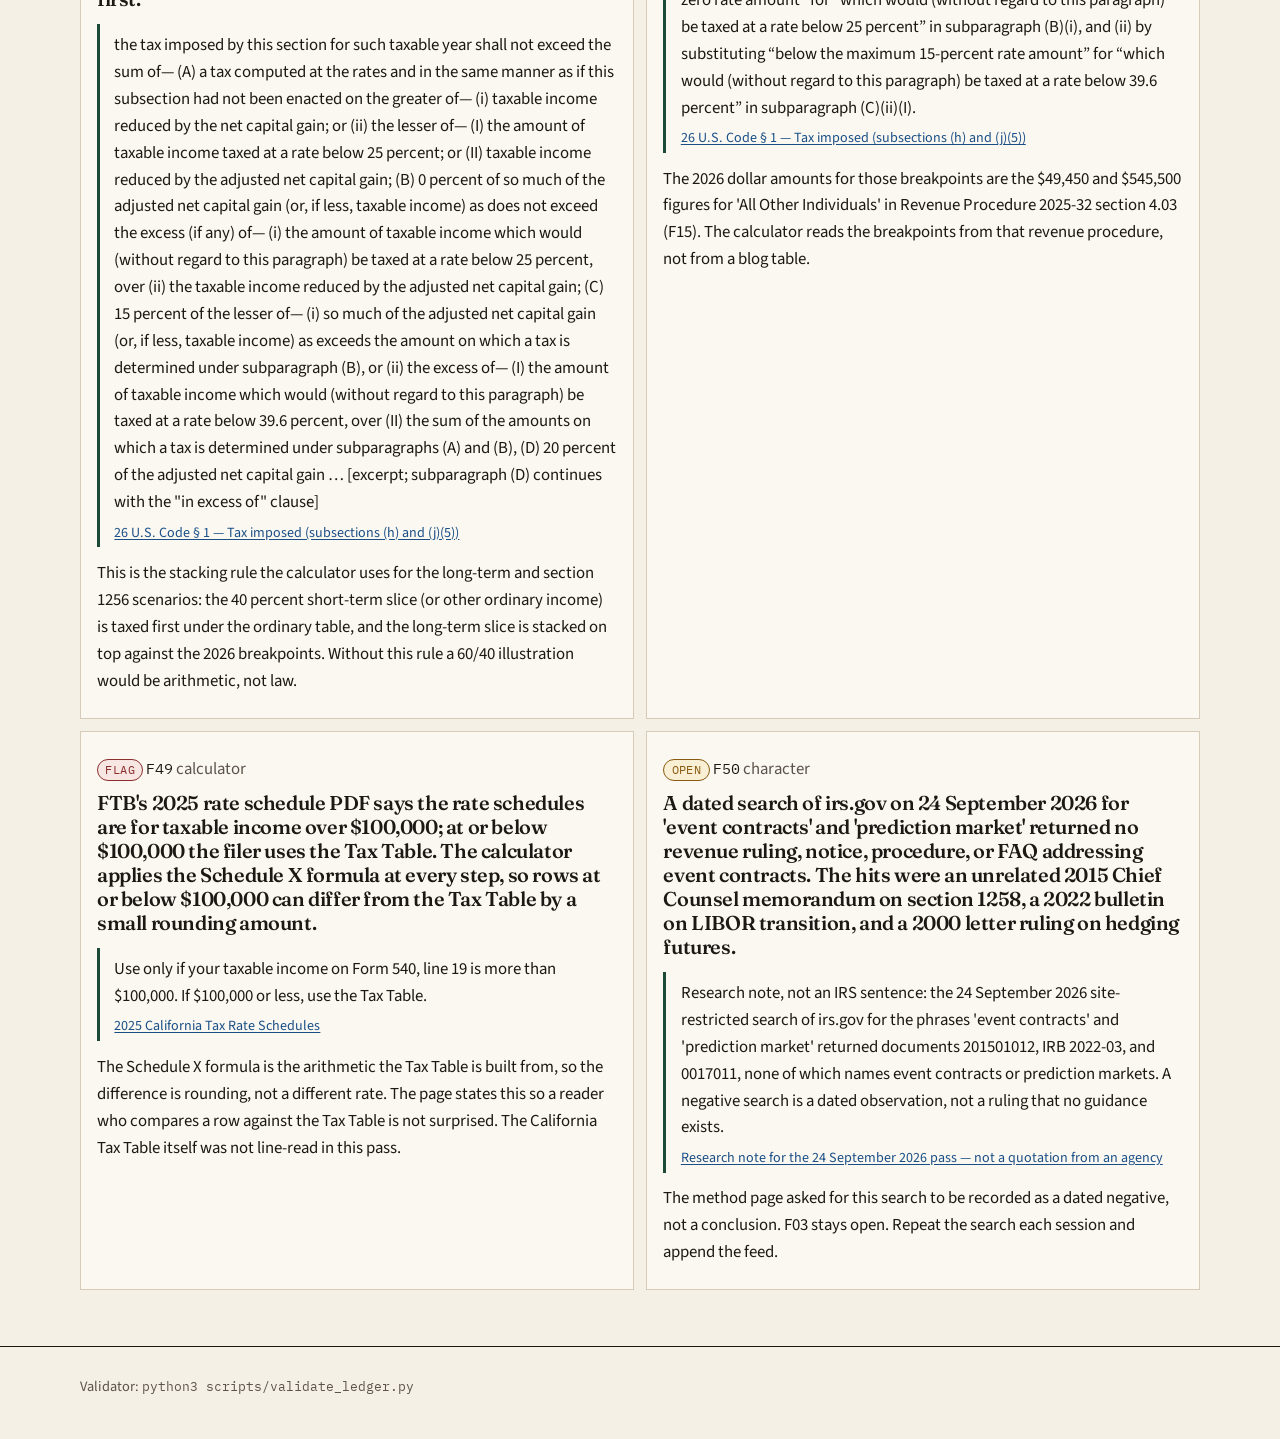
<file: ledger.html>
<!DOCTYPE html>
<html lang="en">
<head>
  <meta charset="utf-8">
  <meta name="viewport" content="width=device-width, initial-scale=1">
  <title>Line-by-line ledger — TAXKALSHI</title>
  <link rel="icon" href="assets/favicon.svg" type="image/svg+xml">
  <link rel="preconnect" href="https://fonts.googleapis.com">
  <link rel="preconnect" href="https://fonts.gstatic.com" crossorigin>
  <link href="https://fonts.googleapis.com/css2?family=Fraunces:opsz,wght@9..144,460;9..144,560&family=IBM+Plex+Mono:wght@400;600&family=Source+Sans+3:wght@400;600;700&display=swap" rel="stylesheet">
  <link rel="stylesheet" href="assets/site.css">
</head>
<body data-page="ledger">
  <a class="skip" href="#main">Skip to content</a>
  <header class="mast">
    <div class="mast-inner">
      <a class="brand" href="index.html">
        <p class="brand-kicker">Ledger</p>
        <p class="brand-title">Every finding, with the words it came from</p>
        <small>Filter the record. Open the source. Do not treat a missing row as a holding.</small>
      </a>
      <p class="record">Record date <strong>24 September 2026</strong></p>
    </div>
  </header>
  <nav class="nav" aria-label="Primary">
    <div class="nav-inner">
      <a href="index.html" data-page="summary">Summary</a>
      <a href="calculator.html" data-page="calculator">Calculator</a>
      <a href="engine.html" data-page="engine">Decision engine</a>
      <a href="federal.html" data-page="federal">Federal</a>
      <a href="california.html" data-page="california">California</a>
      <a href="reporting.html" data-page="reporting">Forms and payment</a>
      <a href="ledger.html" data-page="ledger">Line-by-line ledger</a>
      <a href="flags.html" data-page="flags">Flags</a>
      <a href="method.html" data-page="method">How to extend</a>
    </div>
  </nav>
  <main id="main" class="wrap">
    <p class="lede">The ledger is <code>data/findings.json</code>. This page renders it. If the file does not load, use the summary page, which states the same conclusions in HTML.</p>
    <p><label for="q">Search the ledger</label></p>
    <p><input id="q" type="search" data-ledger-search placeholder="Search a claim, quote, or finding id"></p>
    <div class="filter-row" data-status-filters aria-label="Filter by status"></div>
    <div class="filter-row" data-topic-filters aria-label="Filter by topic"></div>
    <p class="small muted" data-ledger-count>Loading findings…</p>
    <div data-ledger class="grid-2"></div>
    <noscript>
      <p>JavaScript is off, so the filter cannot run. The findings file is <code>data/findings.json</code> in the repository. The executive answer is on the summary page and does not depend on this filter.</p>
    </noscript>
  </main>
  <footer class="site"><div class="footer-inner"><p>Validator: <code>python3 scripts/validate_ledger.py</code></p></div></footer>
  <script src="assets/site.js"></script>
</body>
</html>
</file>
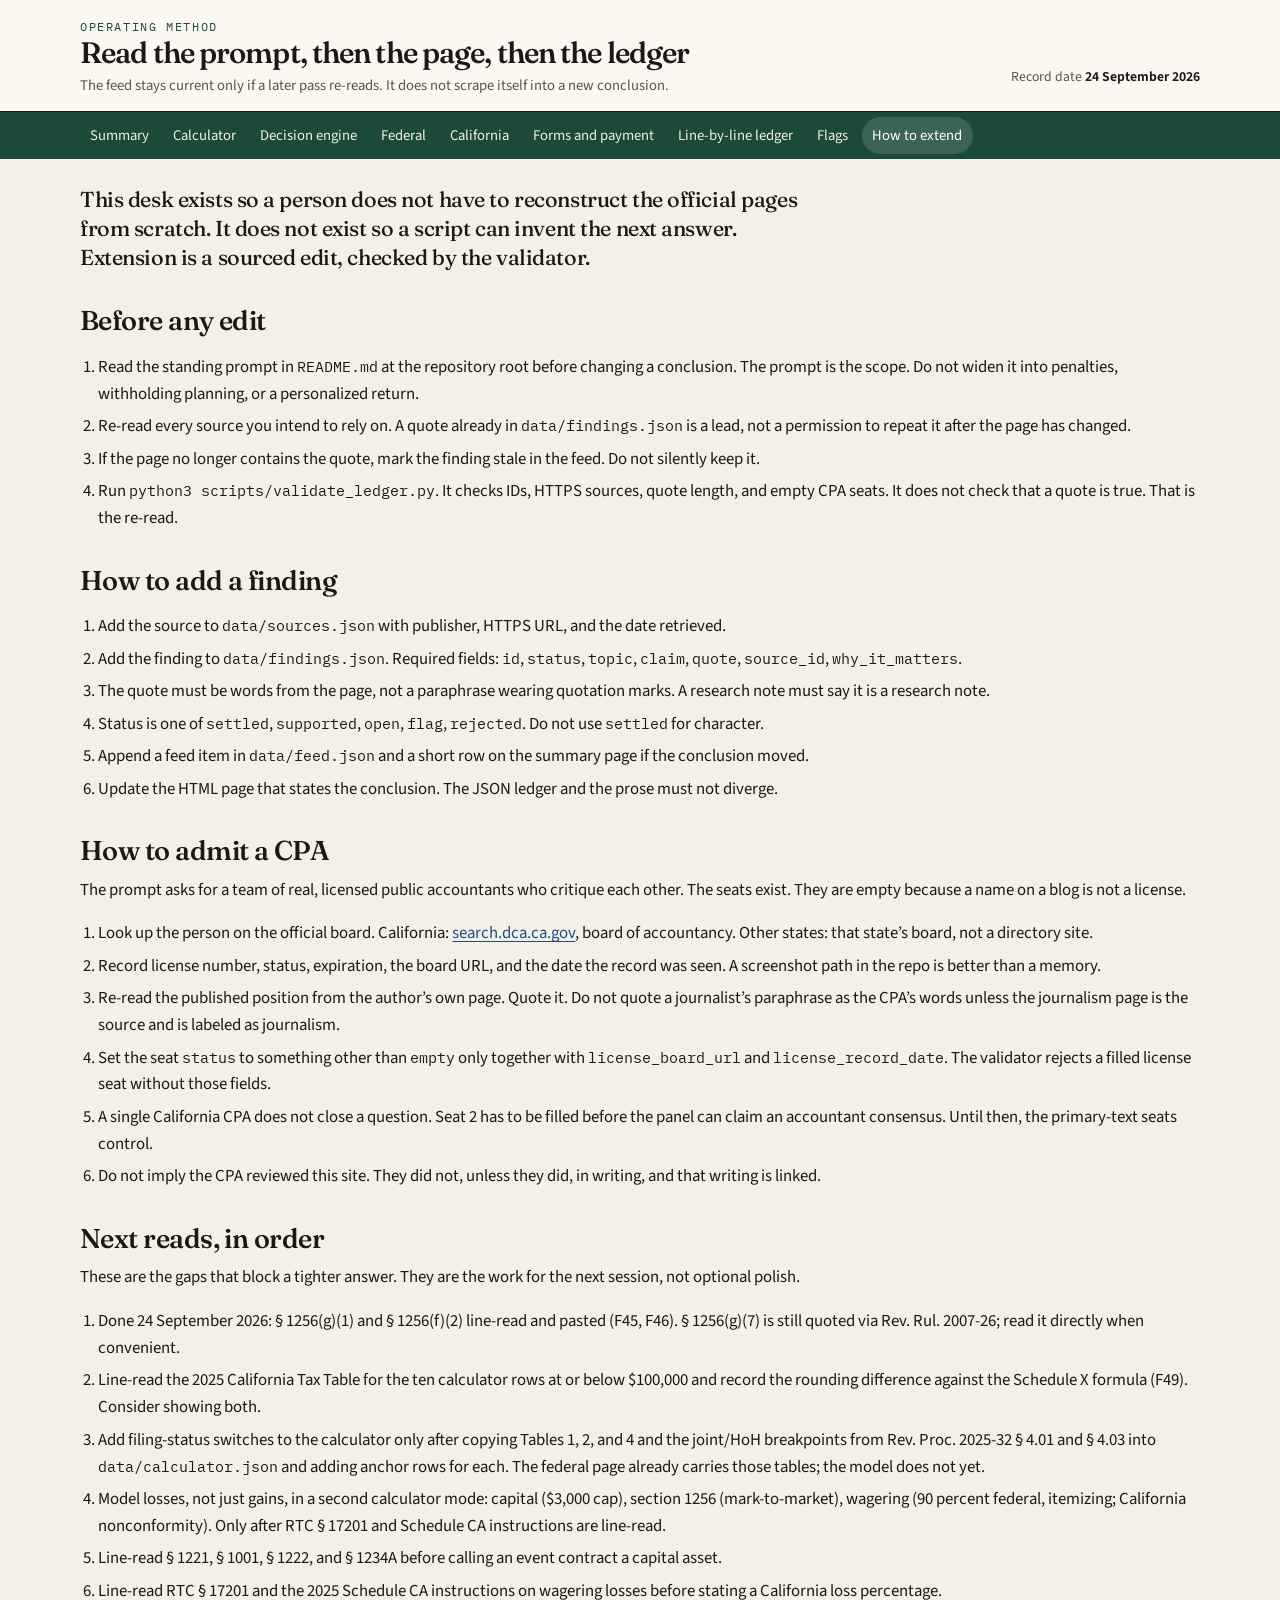
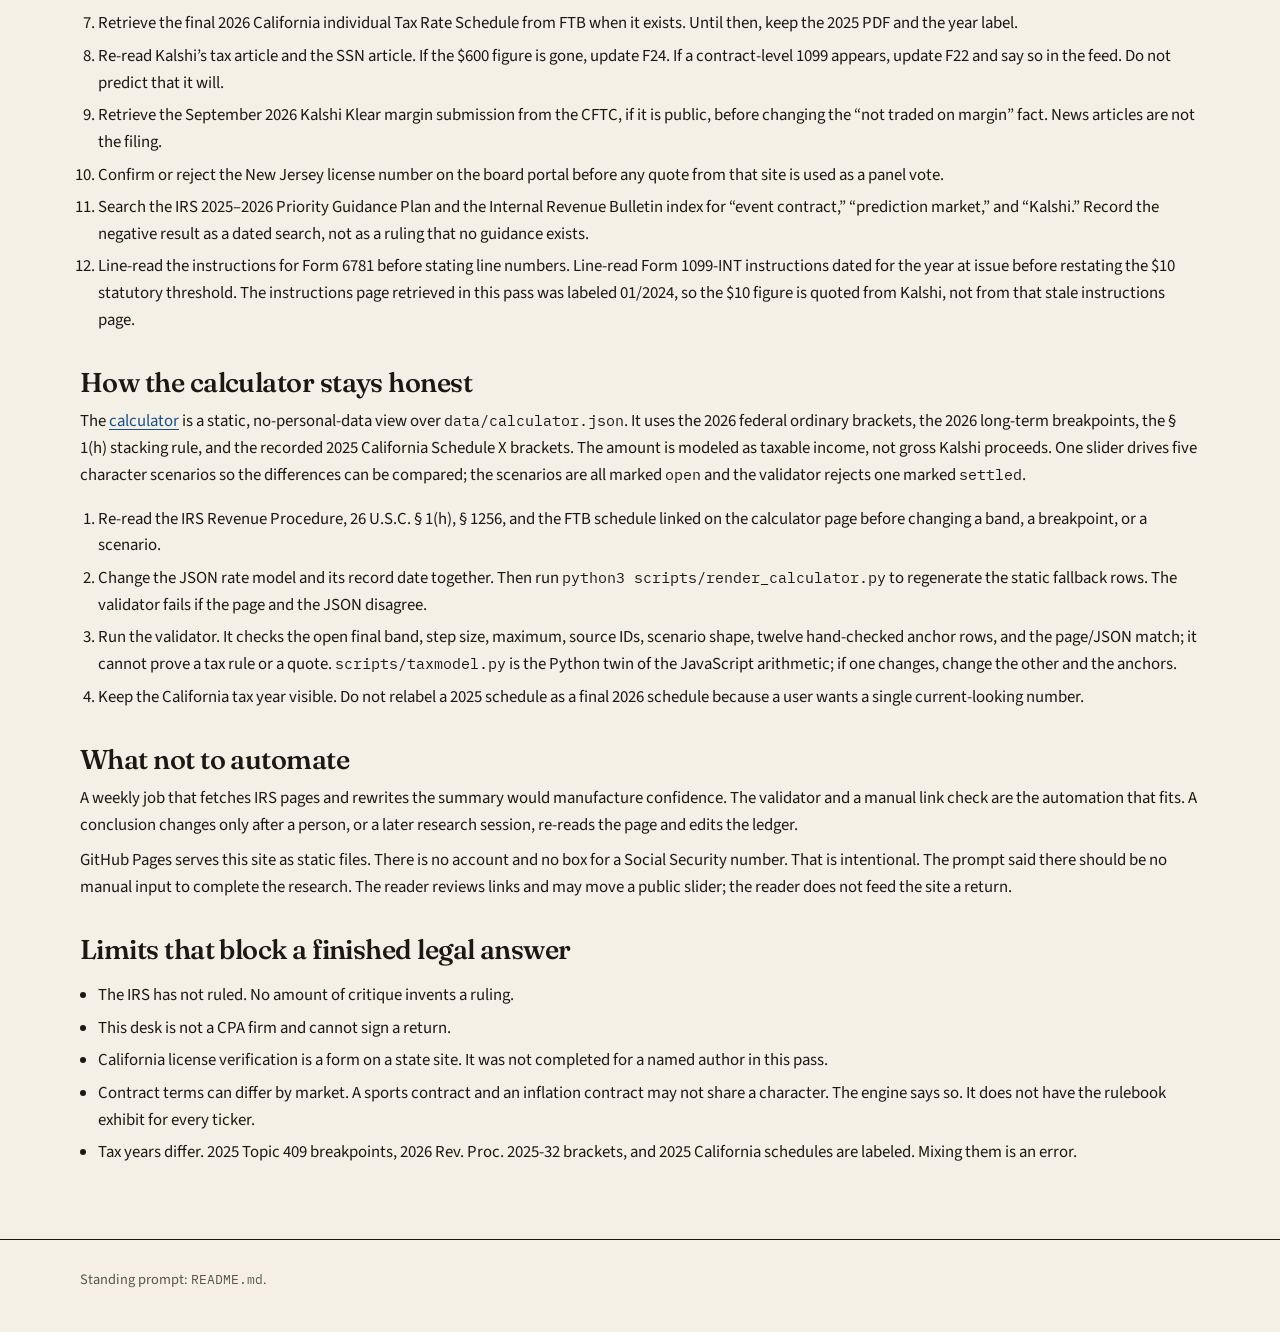
<file: method.html>
<!DOCTYPE html>
<html lang="en">
<head>
  <meta charset="utf-8">
  <meta name="viewport" content="width=device-width, initial-scale=1">
  <title>How to extend the research — TAXKALSHI</title>
  <link rel="icon" href="assets/favicon.svg" type="image/svg+xml">
  <link rel="preconnect" href="https://fonts.googleapis.com">
  <link rel="preconnect" href="https://fonts.gstatic.com" crossorigin>
  <link href="https://fonts.googleapis.com/css2?family=Fraunces:opsz,wght@9..144,460;9..144,560&family=IBM+Plex+Mono:wght@400;600&family=Source+Sans+3:wght@400;600;700&display=swap" rel="stylesheet">
  <link rel="stylesheet" href="assets/site.css">
</head>
<body data-page="method">
  <a class="skip" href="#main">Skip to content</a>
  <header class="mast">
    <div class="mast-inner">
      <a class="brand" href="index.html">
        <p class="brand-kicker">Operating method</p>
        <p class="brand-title">Read the prompt, then the page, then the ledger</p>
        <small>The feed stays current only if a later pass re-reads. It does not scrape itself into a new conclusion.</small>
      </a>
      <p class="record">Record date <strong>24 September 2026</strong></p>
    </div>
  </header>
  <nav class="nav" aria-label="Primary">
    <div class="nav-inner">
      <a href="index.html" data-page="summary">Summary</a>
      <a href="calculator.html" data-page="calculator">Calculator</a>
      <a href="engine.html" data-page="engine">Decision engine</a>
      <a href="federal.html" data-page="federal">Federal</a>
      <a href="california.html" data-page="california">California</a>
      <a href="reporting.html" data-page="reporting">Forms and payment</a>
      <a href="ledger.html" data-page="ledger">Line-by-line ledger</a>
      <a href="flags.html" data-page="flags">Flags</a>
      <a href="method.html" data-page="method">How to extend</a>
    </div>
  </nav>
  <main id="main" class="wrap">
    <p class="lede">This desk exists so a person does not have to reconstruct the official pages from scratch. It does not exist so a script can invent the next answer. Extension is a sourced edit, checked by the validator.</p>

    <h2>Before any edit</h2>
    <ol class="steps">
      <li>Read the standing prompt in <code>README.md</code> at the repository root before changing a conclusion. The prompt is the scope. Do not widen it into penalties, withholding planning, or a personalized return.</li>
      <li>Re-read every source you intend to rely on. A quote already in <code>data/findings.json</code> is a lead, not a permission to repeat it after the page has changed.</li>
      <li>If the page no longer contains the quote, mark the finding stale in the feed. Do not silently keep it.</li>
      <li>Run <code>python3 scripts/validate_ledger.py</code>. It checks IDs, HTTPS sources, quote length, and empty CPA seats. It does not check that a quote is true. That is the re-read.</li>
    </ol>

    <h2>How to add a finding</h2>
    <ol class="steps">
      <li>Add the source to <code>data/sources.json</code> with publisher, HTTPS URL, and the date retrieved.</li>
      <li>Add the finding to <code>data/findings.json</code>. Required fields: <code>id</code>, <code>status</code>, <code>topic</code>, <code>claim</code>, <code>quote</code>, <code>source_id</code>, <code>why_it_matters</code>.</li>
      <li>The quote must be words from the page, not a paraphrase wearing quotation marks. A research note must say it is a research note.</li>
      <li>Status is one of <code>settled</code>, <code>supported</code>, <code>open</code>, <code>flag</code>, <code>rejected</code>. Do not use <code>settled</code> for character.</li>
      <li>Append a feed item in <code>data/feed.json</code> and a short row on the summary page if the conclusion moved.</li>
      <li>Update the HTML page that states the conclusion. The JSON ledger and the prose must not diverge.</li>
    </ol>

    <h2>How to admit a CPA</h2>
    <p>The prompt asks for a team of real, licensed public accountants who critique each other. The seats exist. They are empty because a name on a blog is not a license.</p>
    <ol class="steps">
      <li>Look up the person on the official board. California: <a href="https://search.dca.ca.gov/">search.dca.ca.gov</a>, board of accountancy. Other states: that state’s board, not a directory site.</li>
      <li>Record license number, status, expiration, the board URL, and the date the record was seen. A screenshot path in the repo is better than a memory.</li>
      <li>Re-read the published position from the author’s own page. Quote it. Do not quote a journalist’s paraphrase as the CPA’s words unless the journalism page is the source and is labeled as journalism.</li>
      <li>Set the seat <code>status</code> to something other than <code>empty</code> only together with <code>license_board_url</code> and <code>license_record_date</code>. The validator rejects a filled license seat without those fields.</li>
      <li>A single California CPA does not close a question. Seat 2 has to be filled before the panel can claim an accountant consensus. Until then, the primary-text seats control.</li>
      <li>Do not imply the CPA reviewed this site. They did not, unless they did, in writing, and that writing is linked.</li>
    </ol>

    <h2>Next reads, in order</h2>
    <p>These are the gaps that block a tighter answer. They are the work for the next session, not optional polish.</p>
    <ol class="steps">
      <li>Done 24 September 2026: § 1256(g)(1) and § 1256(f)(2) line-read and pasted (F45, F46). § 1256(g)(7) is still quoted via Rev. Rul. 2007-26; read it directly when convenient.</li>
      <li>Line-read the 2025 California Tax Table for the ten calculator rows at or below $100,000 and record the rounding difference against the Schedule X formula (F49). Consider showing both.</li>
      <li>Add filing-status switches to the calculator only after copying Tables 1, 2, and 4 and the joint/HoH breakpoints from Rev. Proc. 2025-32 § 4.01 and § 4.03 into <code>data/calculator.json</code> and adding anchor rows for each. The federal page already carries those tables; the model does not yet.</li>
      <li>Model losses, not just gains, in a second calculator mode: capital ($3,000 cap), section 1256 (mark-to-market), wagering (90 percent federal, itemizing; California nonconformity). Only after RTC § 17201 and Schedule CA instructions are line-read.</li>
      <li>Line-read § 1221, § 1001, § 1222, and § 1234A before calling an event contract a capital asset.</li>
      <li>Line-read RTC § 17201 and the 2025 Schedule CA instructions on wagering losses before stating a California loss percentage.</li>
      <li>Retrieve the final 2026 California individual Tax Rate Schedule from FTB when it exists. Until then, keep the 2025 PDF and the year label.</li>
      <li>Re-read Kalshi’s tax article and the SSN article. If the $600 figure is gone, update F24. If a contract-level 1099 appears, update F22 and say so in the feed. Do not predict that it will.</li>
      <li>Retrieve the September 2026 Kalshi Klear margin submission from the CFTC, if it is public, before changing the “not traded on margin” fact. News articles are not the filing.</li>
      <li>Confirm or reject the New Jersey license number on the board portal before any quote from that site is used as a panel vote.</li>
      <li>Search the IRS 2025–2026 Priority Guidance Plan and the Internal Revenue Bulletin index for “event contract,” “prediction market,” and “Kalshi.” Record the negative result as a dated search, not as a ruling that no guidance exists.</li>
      <li>Line-read the instructions for Form 6781 before stating line numbers. Line-read Form 1099-INT instructions dated for the year at issue before restating the $10 statutory threshold. The instructions page retrieved in this pass was labeled 01/2024, so the $10 figure is quoted from Kalshi, not from that stale instructions page.</li>
    </ol>

    <h2>How the calculator stays honest</h2>
    <p>The <a href="calculator.html">calculator</a> is a static, no-personal-data view over <code>data/calculator.json</code>. It uses the 2026 federal ordinary brackets, the 2026 long-term breakpoints, the § 1(h) stacking rule, and the recorded 2025 California Schedule X brackets. The amount is modeled as taxable income, not gross Kalshi proceeds. One slider drives five character scenarios so the differences can be compared; the scenarios are all marked <code>open</code> and the validator rejects one marked <code>settled</code>.</p>
    <ol class="steps">
      <li>Re-read the IRS Revenue Procedure, 26 U.S.C. § 1(h), § 1256, and the FTB schedule linked on the calculator page before changing a band, a breakpoint, or a scenario.</li>
      <li>Change the JSON rate model and its record date together. Then run <code>python3 scripts/render_calculator.py</code> to regenerate the static fallback rows. The validator fails if the page and the JSON disagree.</li>
      <li>Run the validator. It checks the open final band, step size, maximum, source IDs, scenario shape, twelve hand-checked anchor rows, and the page/JSON match; it cannot prove a tax rule or a quote. <code>scripts/taxmodel.py</code> is the Python twin of the JavaScript arithmetic; if one changes, change the other and the anchors.</li>
      <li>Keep the California tax year visible. Do not relabel a 2025 schedule as a final 2026 schedule because a user wants a single current-looking number.</li>
    </ol>

    <h2>What not to automate</h2>
    <p>A weekly job that fetches IRS pages and rewrites the summary would manufacture confidence. The validator and a manual link check are the automation that fits. A conclusion changes only after a person, or a later research session, re-reads the page and edits the ledger.</p>
    <p>GitHub Pages serves this site as static files. There is no account and no box for a Social Security number. That is intentional. The prompt said there should be no manual input to complete the research. The reader reviews links and may move a public slider; the reader does not feed the site a return.</p>

    <h2>Limits that block a finished legal answer</h2>
    <ul class="clean">
      <li>The IRS has not ruled. No amount of critique invents a ruling.</li>
      <li>This desk is not a CPA firm and cannot sign a return.</li>
      <li>California license verification is a form on a state site. It was not completed for a named author in this pass.</li>
      <li>Contract terms can differ by market. A sports contract and an inflation contract may not share a character. The engine says so. It does not have the rulebook exhibit for every ticker.</li>
      <li>Tax years differ. 2025 Topic 409 breakpoints, 2026 Rev. Proc. 2025-32 brackets, and 2025 California schedules are labeled. Mixing them is an error.</li>
    </ul>
  </main>
  <footer class="site"><div class="footer-inner"><p>Standing prompt: <code>README.md</code>.</p></div></footer>
  <script src="assets/site.js"></script>
</body>
</html>
</file>
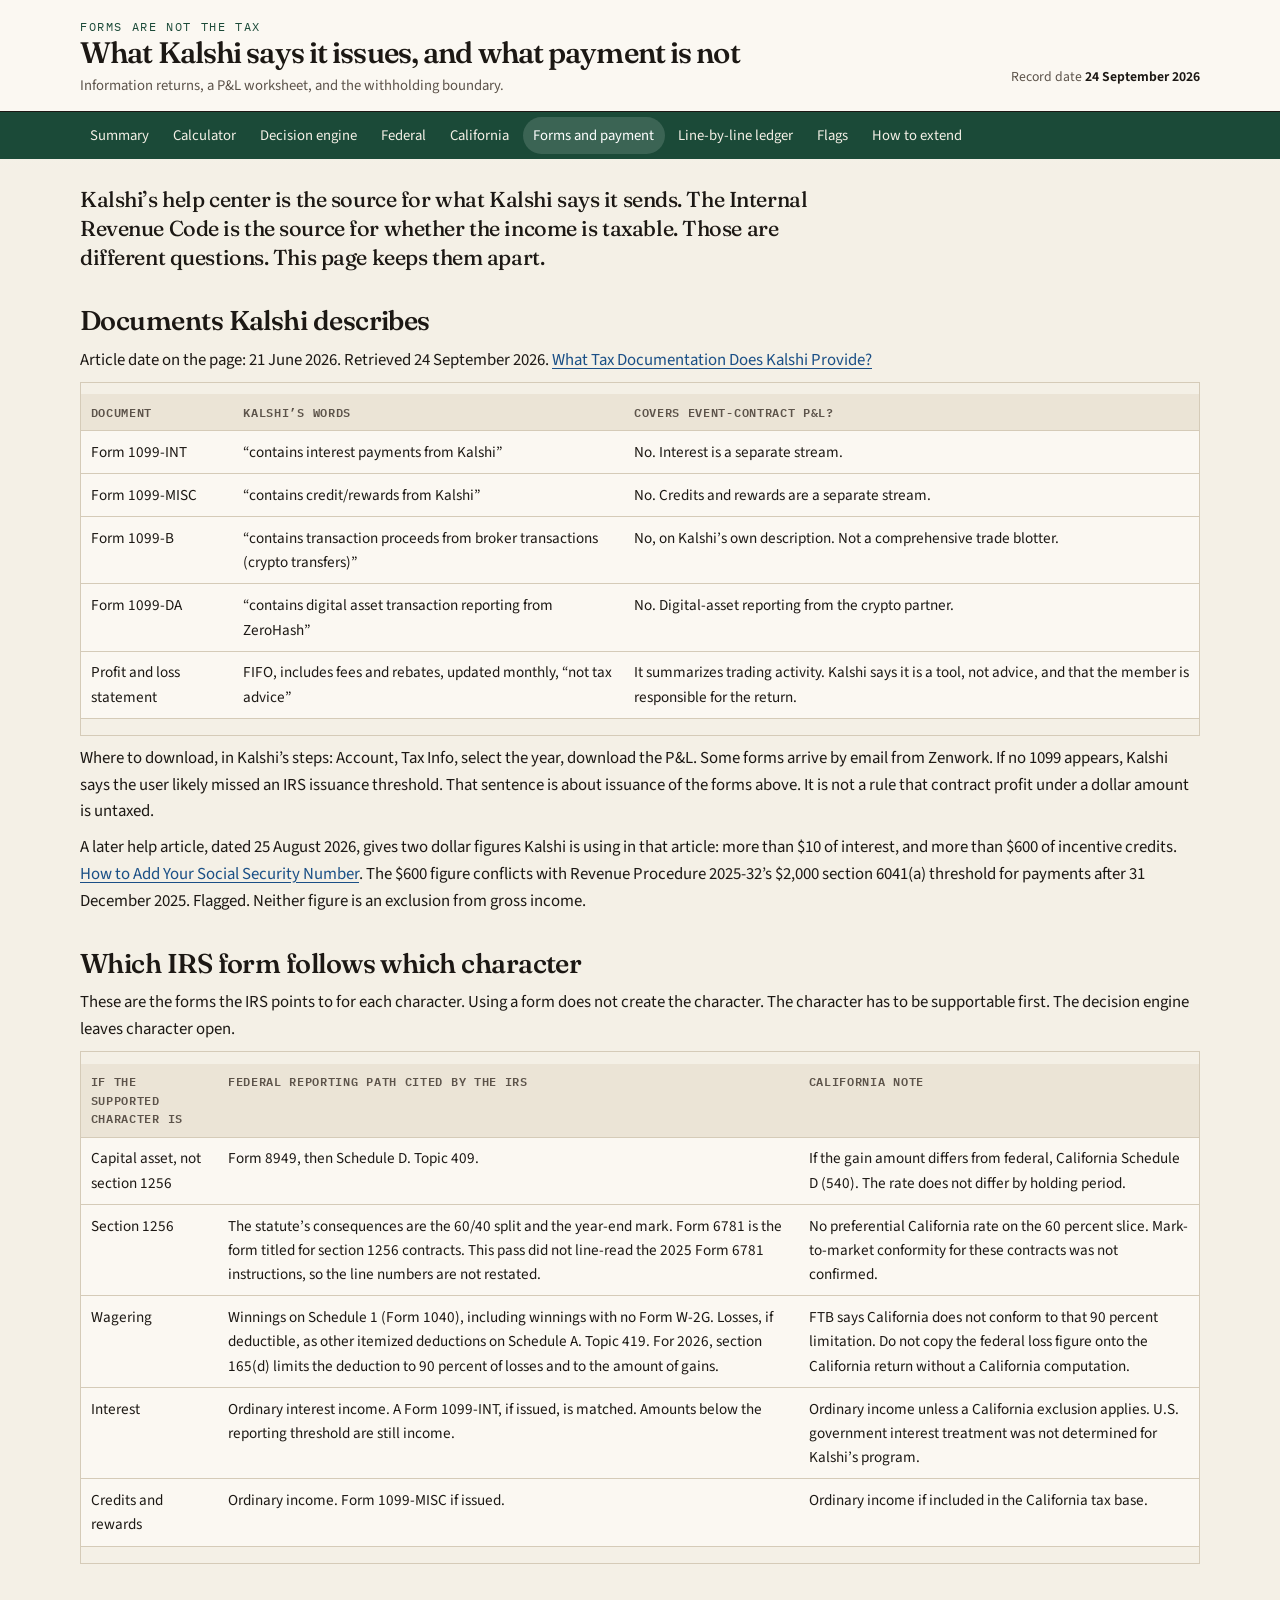
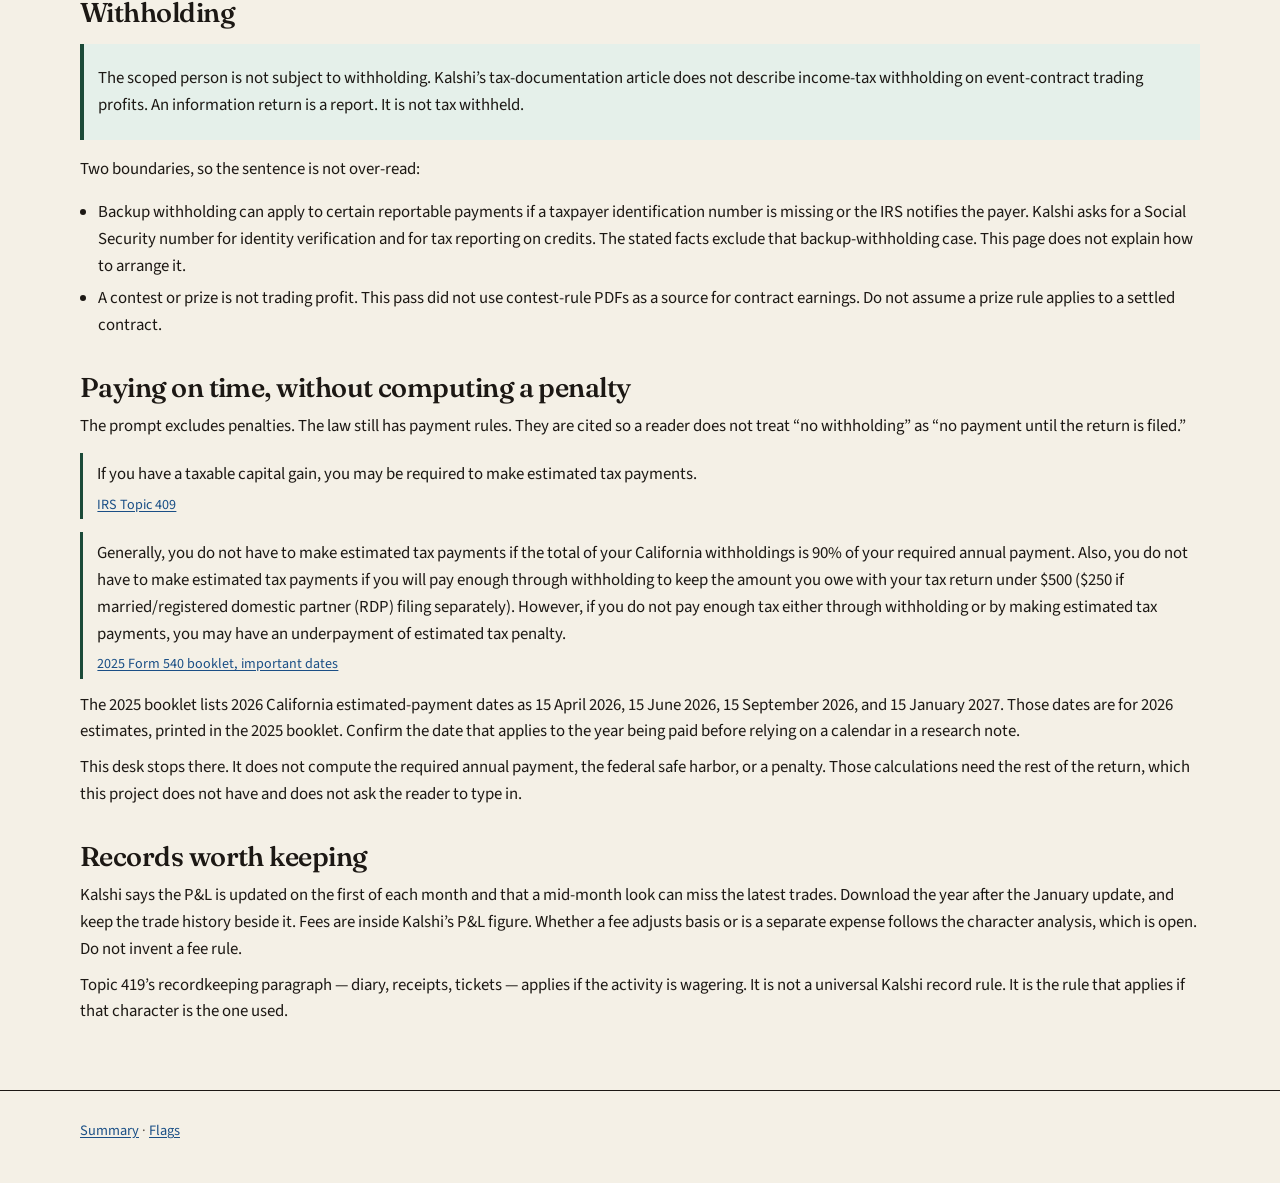
<file: reporting.html>
<!DOCTYPE html>
<html lang="en">
<head>
  <meta charset="utf-8">
  <meta name="viewport" content="width=device-width, initial-scale=1">
  <title>Forms and payment — TAXKALSHI</title>
  <link rel="icon" href="assets/favicon.svg" type="image/svg+xml">
  <link rel="preconnect" href="https://fonts.googleapis.com">
  <link rel="preconnect" href="https://fonts.gstatic.com" crossorigin>
  <link href="https://fonts.googleapis.com/css2?family=Fraunces:opsz,wght@9..144,460;9..144,560&family=IBM+Plex+Mono:wght@400;600&family=Source+Sans+3:wght@400;600;700&display=swap" rel="stylesheet">
  <link rel="stylesheet" href="assets/site.css">
</head>
<body data-page="reporting">
  <a class="skip" href="#main">Skip to content</a>
  <header class="mast">
    <div class="mast-inner">
      <a class="brand" href="index.html">
        <p class="brand-kicker">Forms are not the tax</p>
        <p class="brand-title">What Kalshi says it issues, and what payment is not</p>
        <small>Information returns, a P&amp;L worksheet, and the withholding boundary.</small>
      </a>
      <p class="record">Record date <strong>24 September 2026</strong></p>
    </div>
  </header>
  <nav class="nav" aria-label="Primary">
    <div class="nav-inner">
      <a href="index.html" data-page="summary">Summary</a>
      <a href="calculator.html" data-page="calculator">Calculator</a>
      <a href="engine.html" data-page="engine">Decision engine</a>
      <a href="federal.html" data-page="federal">Federal</a>
      <a href="california.html" data-page="california">California</a>
      <a href="reporting.html" data-page="reporting">Forms and payment</a>
      <a href="ledger.html" data-page="ledger">Line-by-line ledger</a>
      <a href="flags.html" data-page="flags">Flags</a>
      <a href="method.html" data-page="method">How to extend</a>
    </div>
  </nav>
  <main id="main" class="wrap">
    <p class="lede">Kalshi’s help center is the source for what Kalshi says it sends. The Internal Revenue Code is the source for whether the income is taxable. Those are different questions. This page keeps them apart.</p>

    <h2>Documents Kalshi describes</h2>
    <p>Article date on the page: 21 June 2026. Retrieved 24 September 2026. <a href="https://help.kalshi.com/en/articles/13823849-what-tax-documentation-does-kalshi-provide">What Tax Documentation Does Kalshi Provide?</a></p>
    <div class="table-wrap">
      <table>
        <thead><tr><th>Document</th><th>Kalshi’s words</th><th>Covers event-contract P&amp;L?</th></tr></thead>
        <tbody>
          <tr><td>Form 1099-INT</td><td>“contains interest payments from Kalshi”</td><td>No. Interest is a separate stream.</td></tr>
          <tr><td>Form 1099-MISC</td><td>“contains credit/rewards from Kalshi”</td><td>No. Credits and rewards are a separate stream.</td></tr>
          <tr><td>Form 1099-B</td><td>“contains transaction proceeds from broker transactions (crypto transfers)”</td><td>No, on Kalshi’s own description. Not a comprehensive trade blotter.</td></tr>
          <tr><td>Form 1099-DA</td><td>“contains digital asset transaction reporting from ZeroHash”</td><td>No. Digital-asset reporting from the crypto partner.</td></tr>
          <tr><td>Profit and loss statement</td><td>FIFO, includes fees and rebates, updated monthly, “not tax advice”</td><td>It summarizes trading activity. Kalshi says it is a tool, not advice, and that the member is responsible for the return.</td></tr>
        </tbody>
      </table>
    </div>
    <p>Where to download, in Kalshi’s steps: Account, Tax Info, select the year, download the P&amp;L. Some forms arrive by email from Zenwork. If no 1099 appears, Kalshi says the user likely missed an IRS issuance threshold. That sentence is about issuance of the forms above. It is not a rule that contract profit under a dollar amount is untaxed.</p>
    <p>A later help article, dated 25 August 2026, gives two dollar figures Kalshi is using in that article: more than $10 of interest, and more than $600 of incentive credits. <a href="https://help.kalshi.com/en/articles/16083491-how-to-add-your-social-security-number">How to Add Your Social Security Number</a>. The $600 figure conflicts with Revenue Procedure 2025-32’s $2,000 section 6041(a) threshold for payments after 31 December 2025. Flagged. Neither figure is an exclusion from gross income.</p>

    <h2>Which IRS form follows which character</h2>
    <p>These are the forms the IRS points to for each character. Using a form does not create the character. The character has to be supportable first. The decision engine leaves character open.</p>
    <div class="table-wrap">
      <table>
        <thead><tr><th>If the supported character is</th><th>Federal reporting path cited by the IRS</th><th>California note</th></tr></thead>
        <tbody>
          <tr>
            <td>Capital asset, not section 1256</td>
            <td>Form 8949, then Schedule D. Topic 409.</td>
            <td>If the gain amount differs from federal, California Schedule D (540). The rate does not differ by holding period.</td>
          </tr>
          <tr>
            <td>Section 1256</td>
            <td>The statute’s consequences are the 60/40 split and the year-end mark. Form 6781 is the form titled for section 1256 contracts. This pass did not line-read the 2025 Form 6781 instructions, so the line numbers are not restated.</td>
            <td>No preferential California rate on the 60 percent slice. Mark-to-market conformity for these contracts was not confirmed.</td>
          </tr>
          <tr>
            <td>Wagering</td>
            <td>Winnings on Schedule 1 (Form 1040), including winnings with no Form W-2G. Losses, if deductible, as other itemized deductions on Schedule A. Topic 419. For 2026, section 165(d) limits the deduction to 90 percent of losses and to the amount of gains.</td>
            <td>FTB says California does not conform to that 90 percent limitation. Do not copy the federal loss figure onto the California return without a California computation.</td>
          </tr>
          <tr>
            <td>Interest</td>
            <td>Ordinary interest income. A Form 1099-INT, if issued, is matched. Amounts below the reporting threshold are still income.</td>
            <td>Ordinary income unless a California exclusion applies. U.S. government interest treatment was not determined for Kalshi’s program.</td>
          </tr>
          <tr>
            <td>Credits and rewards</td>
            <td>Ordinary income. Form 1099-MISC if issued.</td>
            <td>Ordinary income if included in the California tax base.</td>
          </tr>
        </tbody>
      </table>
    </div>

    <h2>Withholding</h2>
    <div class="callout-green callout">
      <p>The scoped person is not subject to withholding. Kalshi’s tax-documentation article does not describe income-tax withholding on event-contract trading profits. An information return is a report. It is not tax withheld.</p>
    </div>
    <p>Two boundaries, so the sentence is not over-read:</p>
    <ul class="clean">
      <li>Backup withholding can apply to certain reportable payments if a taxpayer identification number is missing or the IRS notifies the payer. Kalshi asks for a Social Security number for identity verification and for tax reporting on credits. The stated facts exclude that backup-withholding case. This page does not explain how to arrange it.</li>
      <li>A contest or prize is not trading profit. This pass did not use contest-rule PDFs as a source for contract earnings. Do not assume a prize rule applies to a settled contract.</li>
    </ul>

    <h2>Paying on time, without computing a penalty</h2>
    <p>The prompt excludes penalties. The law still has payment rules. They are cited so a reader does not treat “no withholding” as “no payment until the return is filed.”</p>
    <blockquote>
      <p>If you have a taxable capital gain, you may be required to make estimated tax payments.</p>
      <cite><a href="https://www.irs.gov/taxtopics/tc409">IRS Topic 409</a></cite>
    </blockquote>
    <blockquote>
      <p>Generally, you do not have to make estimated tax payments if the total of your California withholdings is 90% of your required annual payment. Also, you do not have to make estimated tax payments if you will pay enough through withholding to keep the amount you owe with your tax return under $500 ($250 if married/registered domestic partner (RDP) filing separately). However, if you do not pay enough tax either through withholding or by making estimated tax payments, you may have an underpayment of estimated tax penalty.</p>
      <cite><a href="https://www.ftb.ca.gov/forms/2025/2025-540-booklet.html">2025 Form 540 booklet, important dates</a></cite>
    </blockquote>
    <p>The 2025 booklet lists 2026 California estimated-payment dates as 15 April 2026, 15 June 2026, 15 September 2026, and 15 January 2027. Those dates are for 2026 estimates, printed in the 2025 booklet. Confirm the date that applies to the year being paid before relying on a calendar in a research note.</p>
    <p>This desk stops there. It does not compute the required annual payment, the federal safe harbor, or a penalty. Those calculations need the rest of the return, which this project does not have and does not ask the reader to type in.</p>

    <h2>Records worth keeping</h2>
    <p>Kalshi says the P&amp;L is updated on the first of each month and that a mid-month look can miss the latest trades. Download the year after the January update, and keep the trade history beside it. Fees are inside Kalshi’s P&amp;L figure. Whether a fee adjusts basis or is a separate expense follows the character analysis, which is open. Do not invent a fee rule.</p>
    <p>Topic 419’s recordkeeping paragraph — diary, receipts, tickets — applies if the activity is wagering. It is not a universal Kalshi record rule. It is the rule that applies if that character is the one used.</p>
  </main>
  <footer class="site"><div class="footer-inner"><p><a href="index.html">Summary</a> · <a href="flags.html">Flags</a></p></div></footer>
  <script src="assets/site.js"></script>
</body>
</html>
</file>
<file: assets/site.css>
:root {
  --paper: #f4f0e6;
  --paper-2: #ebe4d6;
  --card: #fbf8f2;
  --ink: #1c1814;
  --muted: #5c534a;
  --rule: #d5cbb8;
  --rule-strong: #1c1814;
  --green: #1b4a38;
  --green-ink: #123528;
  --green-soft: #e5f0ea;
  --amber: #8a5a10;
  --amber-soft: #f8efd4;
  --red: #8b2e2e;
  --red-soft: #f7e6e2;
  --blue: #1d3f66;
  --link: #1a4f86;
  --shadow: 0 1px 0 rgba(28, 24, 20, 0.04);
  --serif: "Fraunces", "Iowan Old Style", "Palatino Linotype", Palatino, Georgia, serif;
  --sans: "Source Sans 3", "Segoe UI", Helvetica, Arial, sans-serif;
  --mono: "IBM Plex Mono", "ui-monospace", "SFMono-Regular", Menlo, Consolas, monospace;
  --max: 1120px;
  --narrow: 760px;
}

* { box-sizing: border-box; }
html { scroll-behavior: smooth; }
body {
  margin: 0;
  background:
    linear-gradient(180deg, rgba(255,255,255,0.35), transparent 180px),
    var(--paper);
  color: var(--ink);
  font-family: var(--sans);
  font-size: 1.05rem;
  line-height: 1.6;
}
img { max-width: 100%; }
a { color: var(--link); text-underline-offset: 0.16em; }
a:hover { color: var(--green-ink); }
:focus-visible {
  outline: 2px solid var(--green);
  outline-offset: 3px;
}

.skip {
  position: absolute;
  left: 0.75rem;
  top: -3rem;
  background: var(--ink);
  color: var(--paper);
  padding: 0.4rem 0.7rem;
  z-index: 20;
}
.skip:focus { top: 0.75rem; }

.mast {
  border-bottom: 1px solid var(--rule-strong);
  background: var(--card);
}
.mast-inner, .nav-inner, .wrap {
  width: min(var(--max), calc(100% - 2rem));
  margin: 0 auto;
}
.mast-inner {
  display: flex;
  justify-content: space-between;
  gap: 1rem;
  align-items: flex-end;
  padding: 1.1rem 0 0.85rem;
}
.brand {
  text-decoration: none;
  color: inherit;
}
.brand-kicker {
  font-family: var(--mono);
  font-size: 0.72rem;
  letter-spacing: 0.14em;
  text-transform: uppercase;
  color: var(--green);
  margin: 0 0 0.15rem;
}
.brand h1, .brand-title {
  font-family: var(--serif);
  font-weight: 560;
  font-size: 1.85rem;
  letter-spacing: -0.03em;
  margin: 0;
  line-height: 1;
}
.brand small {
  display: block;
  margin-top: 0.35rem;
  color: var(--muted);
  font-size: 0.92rem;
}
.record {
  text-align: right;
  font-size: 0.86rem;
  color: var(--muted);
}
.record strong { color: var(--ink); font-weight: 650; }

.nav {
  background: var(--green);
  color: #f4f0e6;
}
.nav-inner {
  display: flex;
  flex-wrap: wrap;
  gap: 0.15rem 0.2rem;
  padding: 0.35rem 0;
}
.nav a {
  color: #f4f0e6;
  text-decoration: none;
  font-size: 0.92rem;
  padding: 0.4rem 0.65rem;
  border-radius: 999px;
}
.nav a:hover, .nav a[aria-current="page"] {
  background: rgba(255,255,255,0.14);
  color: white;
}

.wrap { padding: 1.6rem 0 3.5rem; }
.lede {
  font-family: var(--serif);
  font-size: 1.35rem;
  font-weight: 460;
  line-height: 1.35;
  letter-spacing: -0.02em;
  max-width: 46rem;
  margin: 0 0 1.2rem;
}

.answer {
  background: var(--card);
  border: 1px solid var(--rule-strong);
  box-shadow: var(--shadow);
  padding: 1.15rem 1.2rem 1.2rem;
  margin: 0 0 1.4rem;
}
.answer h2 {
  font-family: var(--serif);
  font-size: 1.45rem;
  font-weight: 560;
  margin: 0 0 0.55rem;
  letter-spacing: -0.02em;
}
.chips { display: flex; flex-wrap: wrap; gap: 0.4rem; margin: 0.7rem 0 0.2rem; }
.chip, .status {
  display: inline-flex;
  align-items: center;
  gap: 0.35rem;
  font-family: var(--mono);
  font-size: 0.72rem;
  letter-spacing: 0.04em;
  text-transform: uppercase;
  border: 1px solid currentColor;
  padding: 0.12rem 0.45rem;
  border-radius: 999px;
  line-height: 1.4;
}
.status-settled, .chip-settled { color: var(--green); background: var(--green-soft); }
.status-open, .chip-open { color: var(--amber); background: var(--amber-soft); }
.status-flag, .chip-flag { color: var(--red); background: var(--red-soft); }
.status-supported { color: var(--blue); background: #e7eef6; }
.status-rejected { color: #5c534a; background: var(--paper-2); }

h2, h3, h4 { font-family: var(--serif); font-weight: 560; letter-spacing: -0.02em; line-height: 1.2; }
h2 { font-size: 1.7rem; margin: 2rem 0 0.6rem; }
h3 { font-size: 1.25rem; margin: 1.4rem 0 0.4rem; }
h4 { font-size: 1.05rem; margin: 1rem 0 0.3rem; }
p { margin: 0.55rem 0; }
.muted { color: var(--muted); }
.small { font-size: 0.92rem; }

.grid-2, .grid-3 {
  display: grid;
  gap: 0.8rem;
}
.grid-2 { grid-template-columns: repeat(2, minmax(0, 1fr)); }
.grid-3 { grid-template-columns: repeat(3, minmax(0, 1fr)); }
@media (max-width: 860px) {
  .grid-2, .grid-3 { grid-template-columns: 1fr; }
  .record { text-align: left; }
  .mast-inner { flex-direction: column; align-items: flex-start; }
}

.card {
  background: var(--card);
  border: 1px solid var(--rule);
  padding: 0.9rem 1rem;
}
.card h3 { margin-top: 0; }
.card-flag { border-color: #e2c2ba; background: #fff8f6; }
.card-open { border-color: #e4d3a8; background: #fffaf0; }
.card-settled { border-color: #b7d2c4; background: #f7fbf8; }

table {
  width: 100%;
  border-collapse: collapse;
  background: var(--card);
  font-size: 0.95rem;
  margin: 0.7rem 0 1rem;
}
th, td {
  text-align: left;
  vertical-align: top;
  border-bottom: 1px solid var(--rule);
  padding: 0.55rem 0.6rem;
}
th {
  font-family: var(--mono);
  font-size: 0.72rem;
  letter-spacing: 0.06em;
  text-transform: uppercase;
  color: var(--muted);
  background: var(--paper-2);
  font-weight: 600;
}
.table-wrap { overflow-x: auto; border: 1px solid var(--rule); }

blockquote {
  margin: 0.8rem 0;
  padding: 0.2rem 0 0.2rem 0.9rem;
  border-left: 3px solid var(--green);
  color: var(--ink);
}
blockquote p { margin: 0.3rem 0; }
cite { display: block; margin-top: 0.35rem; font-style: normal; font-size: 0.88rem; color: var(--muted); }

.seat {
  border-top: 1px solid var(--rule);
  padding: 0.8rem 0;
}
.seat-head {
  display: flex;
  justify-content: space-between;
  gap: 0.6rem;
  align-items: baseline;
  flex-wrap: wrap;
}
.seat-name { font-weight: 700; }
.vote {
  font-family: var(--mono);
  font-size: 0.75rem;
  letter-spacing: 0.05em;
  text-transform: uppercase;
}
.vote-agree { color: var(--green); }
.vote-dissent { color: var(--red); }
.vote-insufficient { color: var(--amber); }
.vote-open { color: var(--muted); }

.callout {
  border-left: 4px solid var(--amber);
  background: var(--amber-soft);
  padding: 0.75rem 0.9rem;
  margin: 1rem 0;
}
.callout-red { border-left-color: var(--red); background: var(--red-soft); }
.callout-green { border-left-color: var(--green); background: var(--green-soft); }

ol.steps, ul.clean { padding-left: 1.15rem; }
ul.clean li, ol.steps li { margin: 0.35rem 0; }

footer.site {
  border-top: 1px solid var(--rule-strong);
  padding: 1.2rem 0 2rem;
  color: var(--muted);
  font-size: 0.9rem;
}
.footer-inner { width: min(var(--max), calc(100% - 2rem)); margin: 0 auto; }

code, .mono { font-family: var(--mono); font-size: 0.88em; }
.toc {
  display: flex;
  flex-wrap: wrap;
  gap: 0.4rem 0.8rem;
  margin: 0.4rem 0 1rem;
  font-size: 0.92rem;
}
hr.rule { border: 0; border-top: 1px solid var(--rule); margin: 1.4rem 0; }

.feed-item {
  display: grid;
  grid-template-columns: 7.2rem 1fr;
  gap: 0.8rem;
  border-top: 1px solid var(--rule);
  padding: 0.7rem 0;
}
.feed-date { font-family: var(--mono); font-size: 0.8rem; color: var(--muted); }
@media (max-width: 640px) {
  .feed-item { grid-template-columns: 1fr; gap: 0.15rem; }
}

.filter-row { display: flex; flex-wrap: wrap; gap: 0.4rem; margin: 0.6rem 0 1rem; }
.filter-row button, .btn {
  font: inherit;
  background: var(--card);
  border: 1px solid var(--rule-strong);
  padding: 0.28rem 0.6rem;
  cursor: pointer;
  color: var(--ink);
}
.filter-row button[aria-pressed="true"], .btn-on {
  background: var(--green);
  color: #f4f0e6;
  border-color: var(--green);
}
input[type="search"] {
  font: inherit;
  padding: 0.4rem 0.55rem;
  border: 1px solid var(--rule-strong);
  background: white;
  width: min(100%, 28rem);
}

.disclaimer {
  font-size: 0.9rem;
  color: var(--muted);
  border-top: 1px solid var(--rule);
  margin-top: 1.5rem;
  padding-top: 0.8rem;
}

/* Calculator */
.eyebrow {
  margin: 0 0 0.15rem;
  color: var(--green);
  font-family: var(--mono);
  font-size: 0.74rem;
  letter-spacing: 0.1em;
  text-transform: uppercase;
}
.calculator-panel {
  background: var(--green-soft);
  border: 1px solid #b7d2c4;
  padding: 1.15rem 1.2rem 1.25rem;
  margin: 1.4rem 0 1.8rem;
}
.calculator-head {
  display: flex;
  align-items: end;
  justify-content: space-between;
  gap: 1rem;
}
.calculator-head h2 { margin-top: 0; }
.selected-amount {
  color: var(--green-ink);
  font-family: var(--mono);
  font-size: clamp(1.45rem, 4vw, 2.2rem);
  font-weight: 600;
  white-space: nowrap;
}
.range-label {
  display: flex;
  justify-content: space-between;
  gap: 1rem;
  font-weight: 650;
  margin: 0.8rem 0 0.2rem;
}
[data-amount-slider] {
  display: block;
  width: 100%;
  accent-color: var(--green);
  cursor: pointer;
  margin: 0.8rem 0 0.1rem;
}
.range-scale {
  display: flex;
  justify-content: space-between;
  color: var(--muted);
  font-family: var(--mono);
  font-size: 0.72rem;
}
.metric-grid {
  display: grid;
  grid-template-columns: repeat(3, minmax(0, 1fr));
  gap: 0.65rem;
  margin-top: 1.1rem;
}
.metric {
  background: var(--card);
  border: 1px solid var(--rule);
  padding: 0.7rem 0.75rem;
  min-width: 0;
}
.metric span {
  display: block;
  color: var(--muted);
  font-size: 0.82rem;
}
.metric strong {
  display: block;
  color: var(--ink);
  font-family: var(--mono);
  font-size: 1.1rem;
  margin-top: 0.15rem;
}
.metric-total { border-color: var(--green); }
.metric-total strong { color: var(--green-ink); }
.calculator-table tr.is-selected td,
.calculator-table tr.is-selected th {
  background: var(--green-soft);
  box-shadow: inset 0 2px 0 var(--green), inset 0 -2px 0 var(--green);
}
.calculator-table td, .calculator-table th { white-space: nowrap; }
.sr-only {
  position: absolute;
  width: 1px;
  height: 1px;
  padding: 0;
  margin: -1px;
  overflow: hidden;
  clip: rect(0, 0, 0, 0);
  white-space: nowrap;
  border: 0;
}
@media (max-width: 760px) {
  .metric-grid { grid-template-columns: repeat(2, minmax(0, 1fr)); }
}
@media (max-width: 480px) {
  .calculator-head { align-items: flex-start; flex-direction: column; gap: 0.2rem; }
  .range-label { display: block; }
  .range-label span { display: block; font-family: var(--mono); font-size: 0.9rem; margin-top: 0.15rem; }
  .metric-grid { grid-template-columns: 1fr; }
}

/* Character-comparison calculator */
.step-buttons { display: flex; gap: 0.5rem; margin-top: 0.6rem; }
.step-buttons button,
.view-switch button {
  font: inherit;
  font-size: 0.85rem;
  padding: 0.35rem 0.75rem;
  background: var(--card);
  border: 1px solid var(--rule);
  color: var(--ink);
  cursor: pointer;
  border-radius: 4px;
}
.step-buttons button:hover, .view-switch button:hover { border-color: var(--green); }
.view-switch { display: flex; flex-wrap: wrap; gap: 0.4rem; margin: 0.6rem 0 0.8rem; }
.view-switch button[aria-pressed="true"] { background: var(--green-soft); border-color: var(--green); color: var(--green-ink); font-weight: 650; }
.scenario-spread {
  margin: 1rem 0 0;
  padding: 0.75rem 0.9rem;
  background: var(--card);
  border-left: 4px solid var(--amber);
  border-radius: 2px;
}
.scenario-grid {
  display: grid;
  grid-template-columns: repeat(auto-fit, minmax(15rem, 1fr));
  gap: 0.8rem;
  margin: 1.1rem 0 0.4rem;
}
.scenario-card { display: flex; flex-direction: column; min-width: 0; }
.scenario-card h3 { font-size: 1.05rem; margin: 0.1rem 0 0.6rem; }
.scenario-card.is-baseline { border-width: 2px; }
.scenario-figures { margin: 0; display: grid; grid-template-columns: 1fr 1fr; gap: 0.45rem 0.7rem; }
.scenario-figures div { min-width: 0; }
.scenario-figures dt { color: var(--muted); font-size: 0.76rem; }
.scenario-figures dd { margin: 0.05rem 0 0; font-family: var(--mono); font-size: 0.98rem; }
.scenario-figures .scenario-combined { grid-column: 1 / -1; padding: 0.35rem 0.5rem; background: rgba(255,255,255,0.65); border: 1px solid var(--rule); }
.scenario-figures .scenario-combined dd { font-size: 1.25rem; font-weight: 600; color: var(--green-ink); }
.scenario-diff { margin: 0.7rem 0 0.2rem; font-family: var(--mono); font-size: 0.86rem; font-weight: 600; }
.scenario-diff.is-lower { color: var(--green-ink); }
.scenario-diff.is-higher { color: var(--red); }
.scenario-diff.is-same { color: var(--muted); }
.scenario-card > .small { margin-top: auto; padding-top: 0.5rem; }
.calculator-table tbody tr { cursor: pointer; }
.scenario-table td { vertical-align: top; }
@media (max-width: 480px) {
  .scenario-figures { grid-template-columns: 1fr; }
}
</file>
